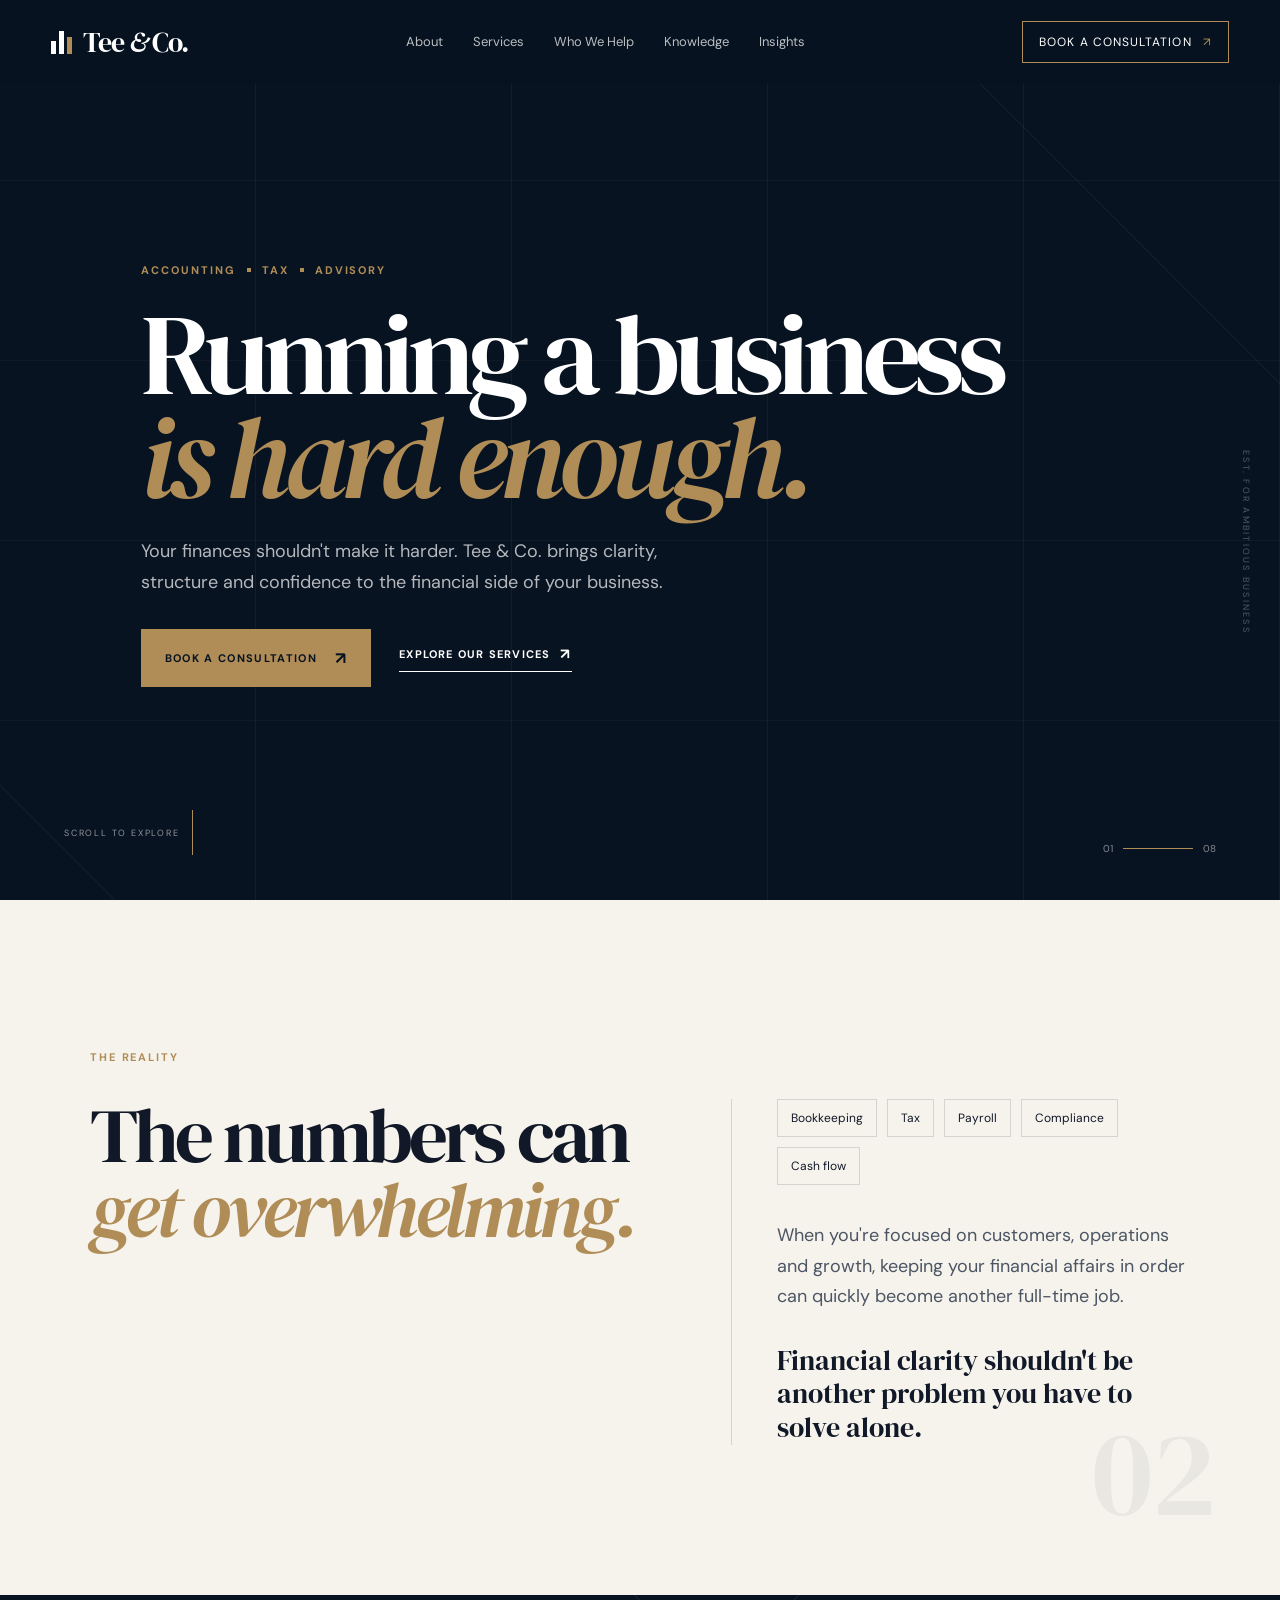
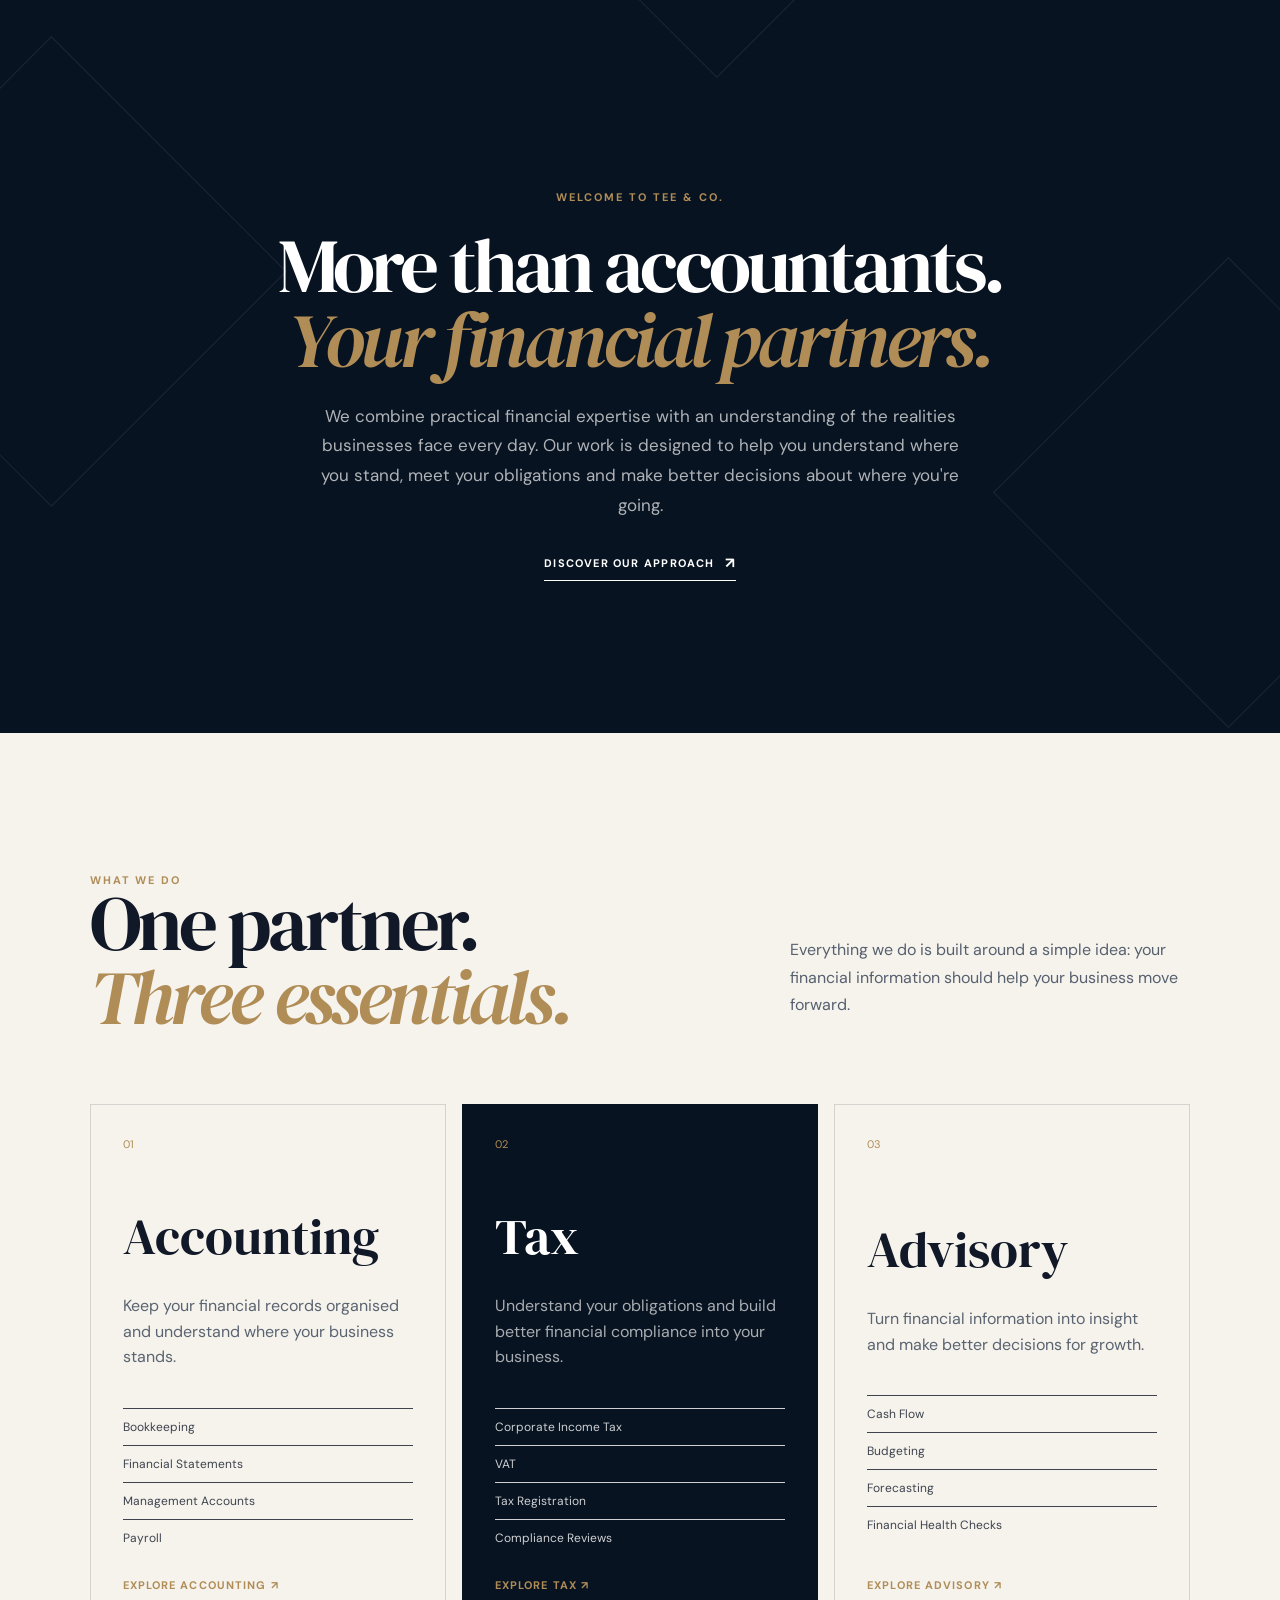
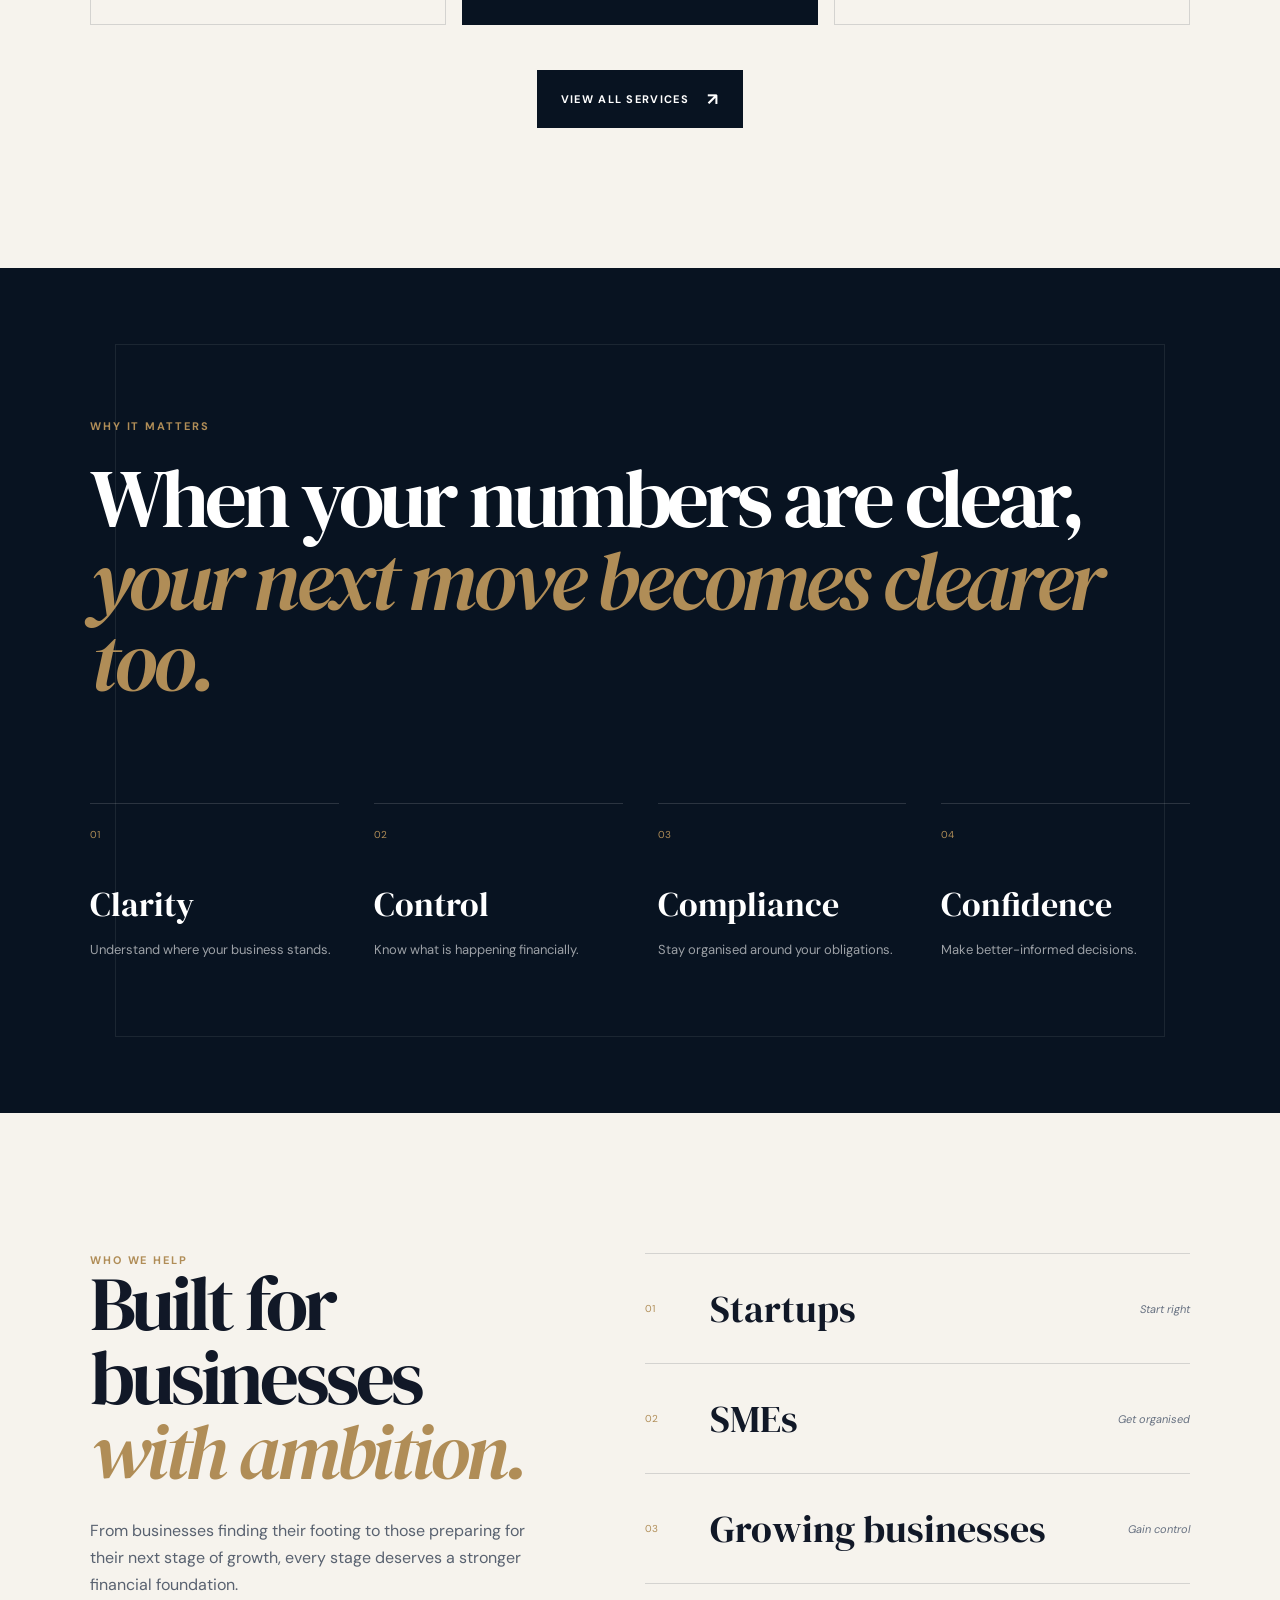
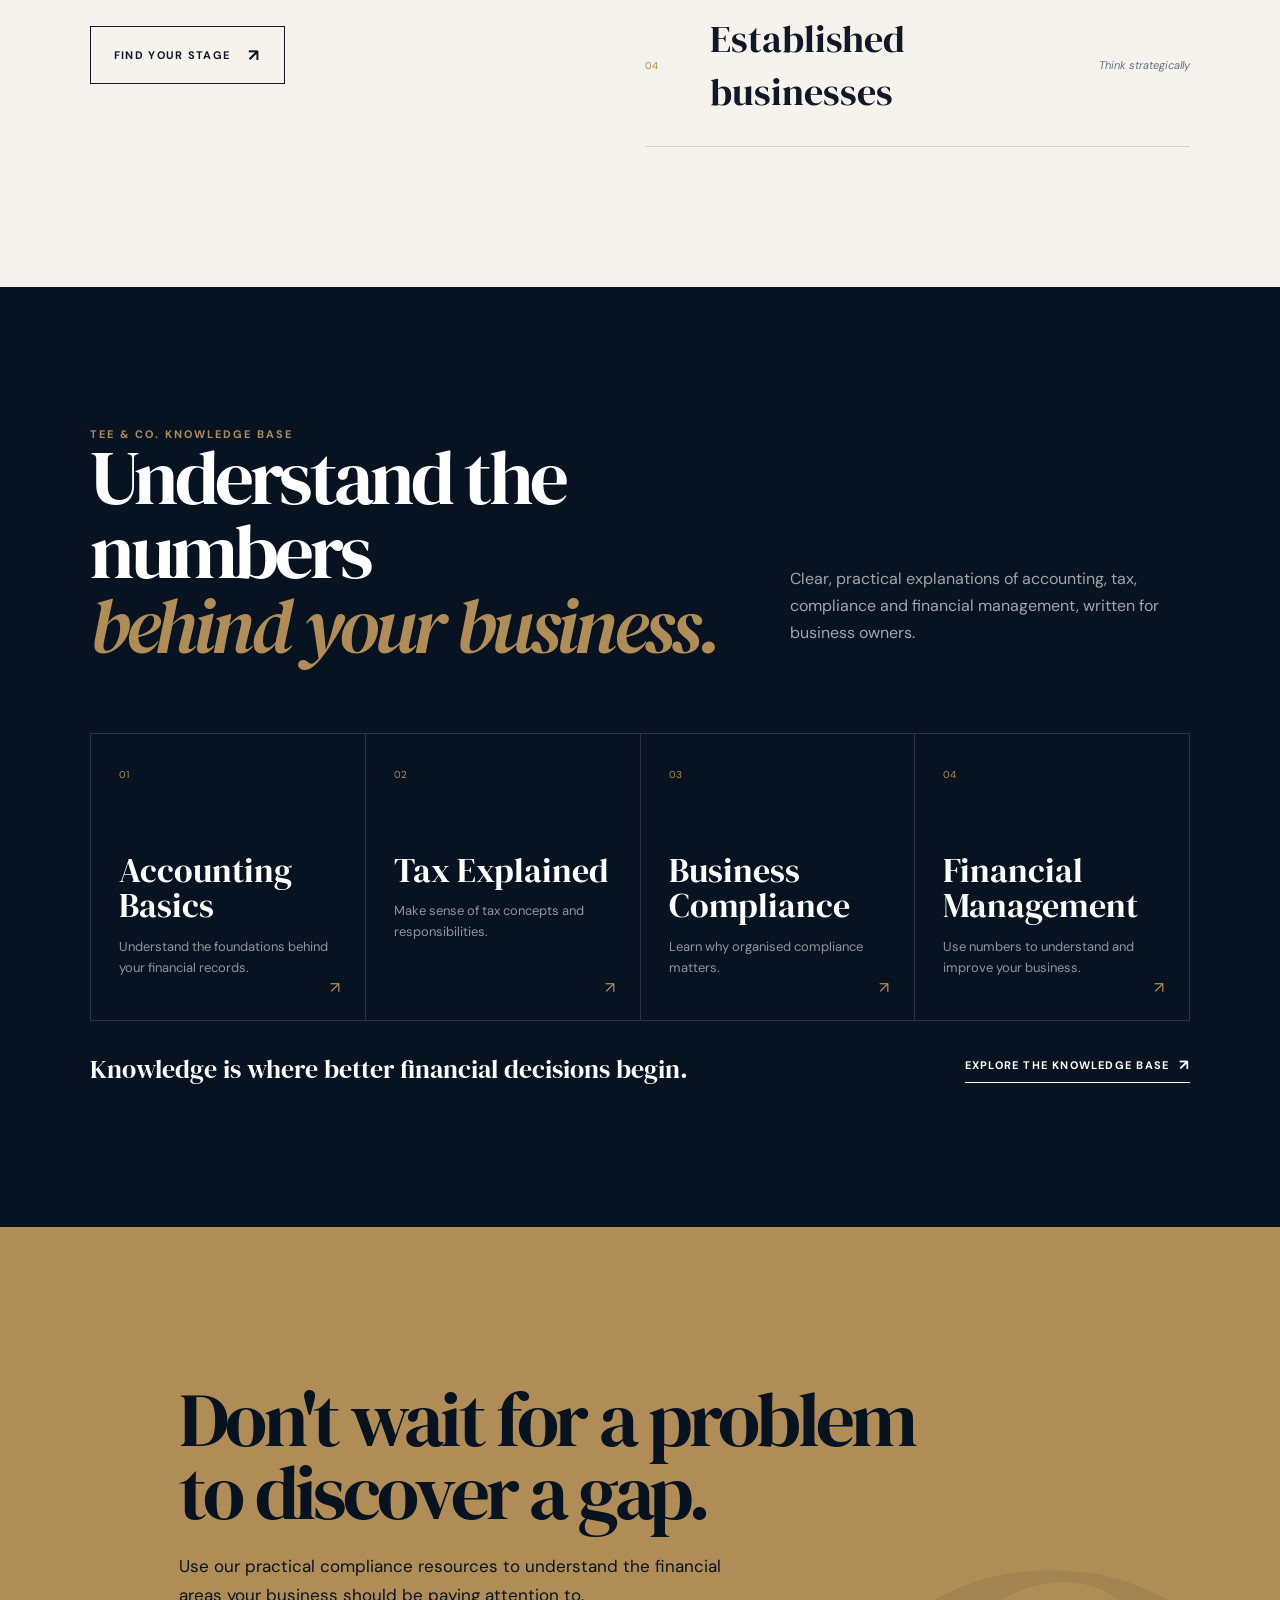
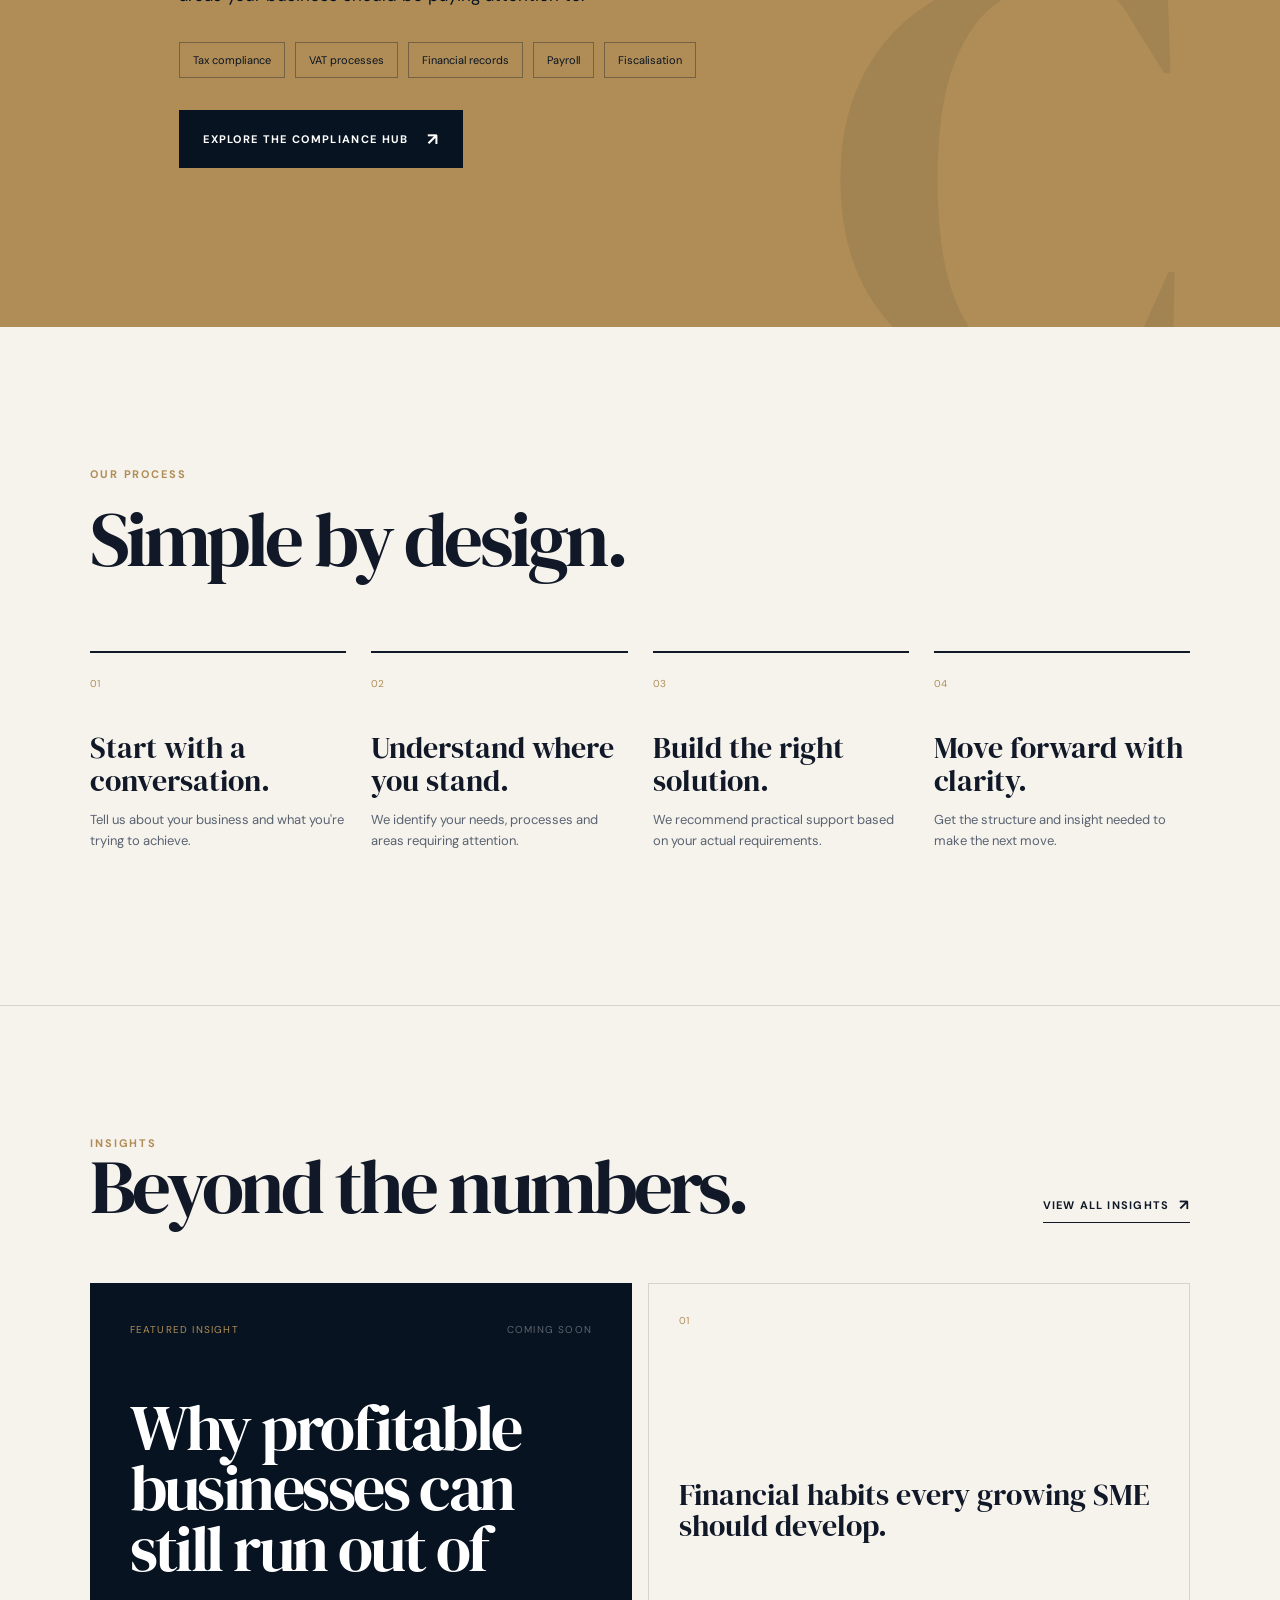
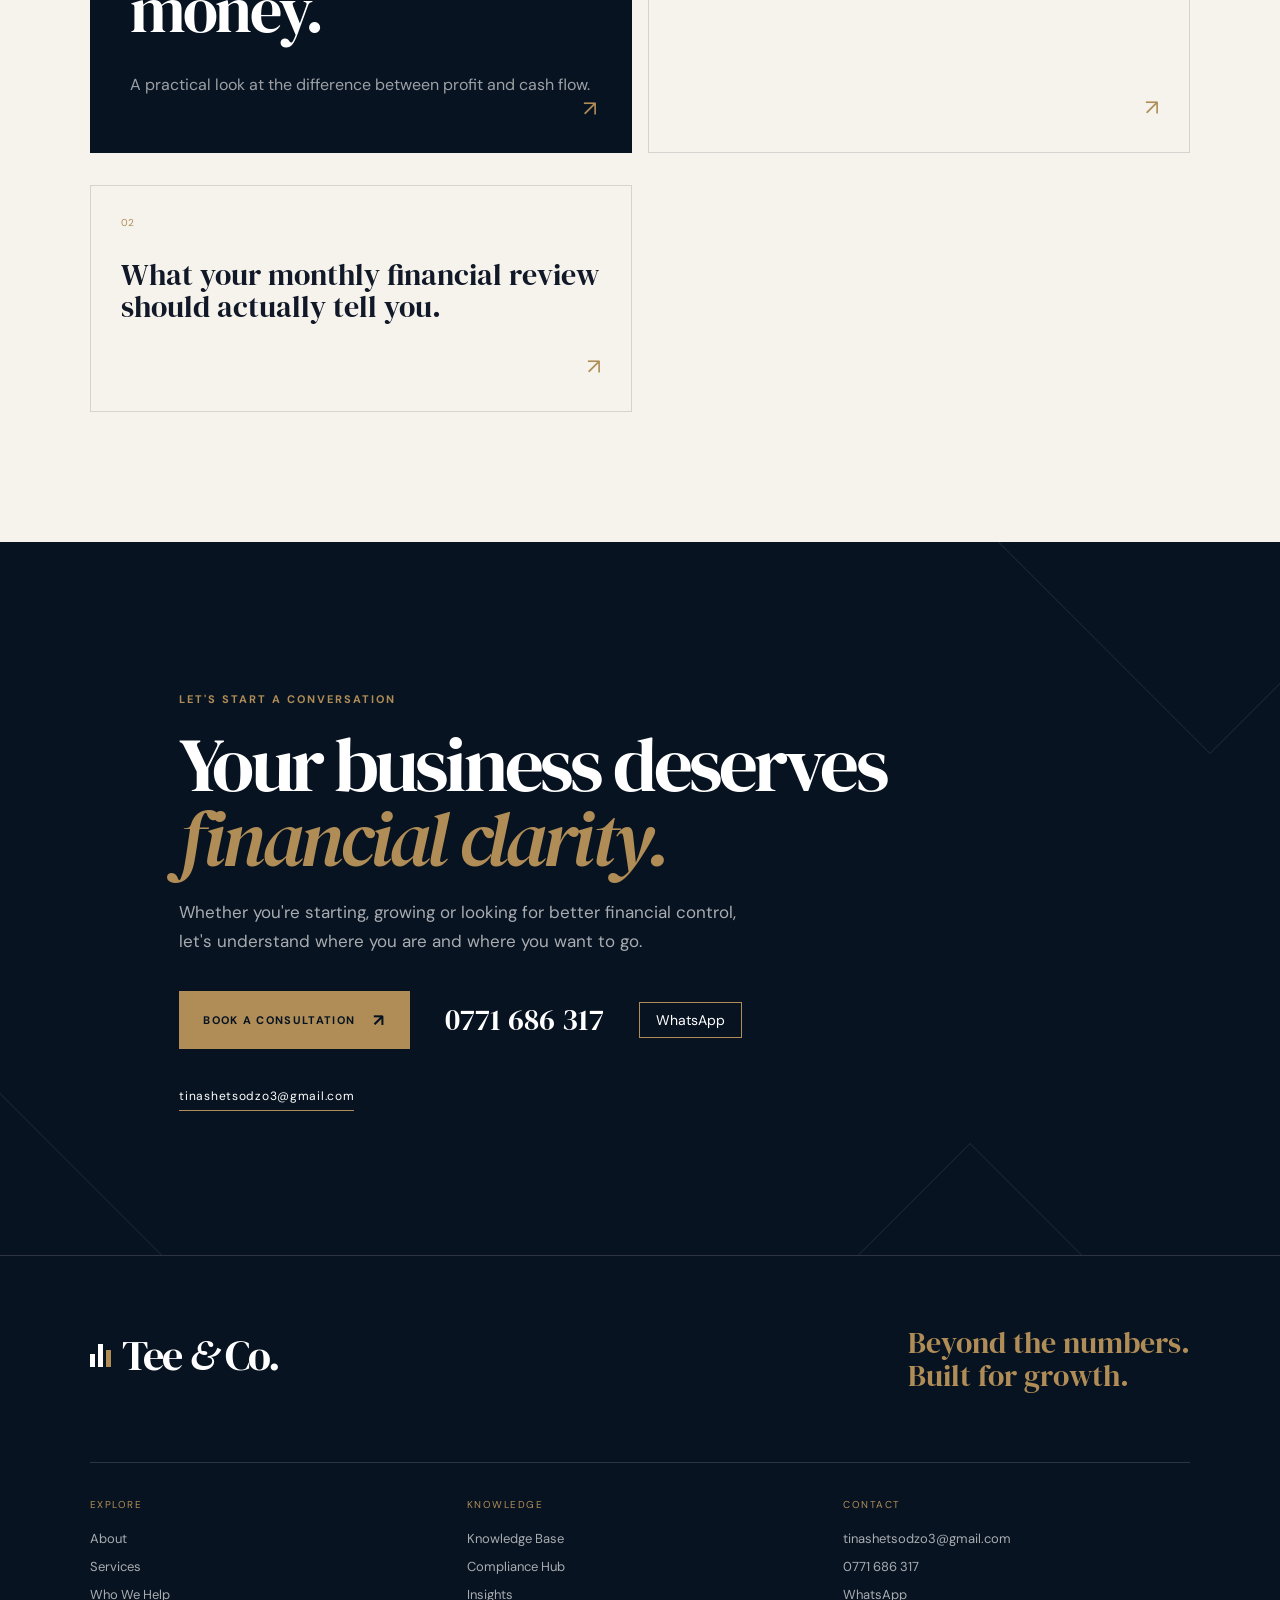
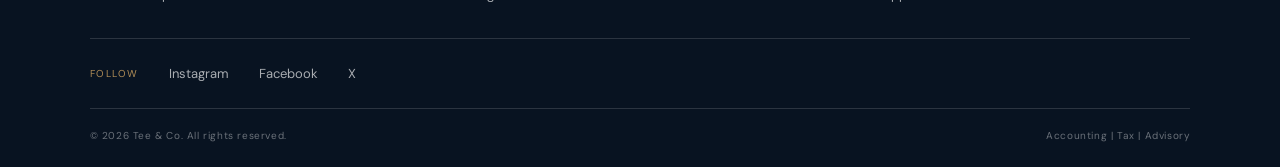
<file: index.html>
<!doctype html>
<html lang="en">
<head>
  <meta charset="UTF-8" />
  <meta name="viewport" content="width=device-width, initial-scale=1.0" />
  <meta name="description" content="Tee & Co. | Accounting, Tax & Advisory. Beyond the numbers. Built for growth." />
  <title>Tee & Co. | Accounting, Tax & Advisory</title>
  <link rel="icon" type="image/png" href="favicon.png">
  <link rel="apple-touch-icon" href="favicon.png">
  <link rel="preconnect" href="https://fonts.googleapis.com">
  <link rel="preconnect" href="https://fonts.gstatic.com" crossorigin>
  <link href="https://fonts.googleapis.com/css2?family=DM+Sans:wght@400;500;600;700&family=DM+Serif+Display:ital@0;1&display=swap" rel="stylesheet">
  <link rel="stylesheet" href="styles.css" />
</head>
<body>
  <div class="page-loader" aria-hidden="true"><img src="favicon.png" alt="" width="64" height="64"><i></i></div>
  <div class="scroll-progress"></div>

  <header class="site-header" id="top">
    <a class="brand" href="#top" aria-label="Tee & Co. Home">
      <span class="brand-mark" aria-hidden="true"><i></i><i></i><i></i></span>
      <span>Tee <em>&</em> Co.</span>
    </a>
    <nav class="desktop-nav" aria-label="Main navigation">
      <a href="#about">About</a><a href="#services">Services</a><a href="#who-we-help">Who We Help</a><a href="#knowledge">Knowledge</a><a href="#insights">Insights</a>
    </nav>
    <a href="#contact" class="nav-cta magnetic">Book a Consultation <span>↗</span></a>
    <button class="menu-toggle" aria-label="Open menu" aria-expanded="false" aria-controls="mobile-menu"><span></span><span></span></button>
  </header>

  <aside class="mobile-menu" id="mobile-menu" aria-label="Mobile navigation">
    <a href="#about">About</a><a href="#services">Services</a><a href="#who-we-help">Who We Help</a><a href="#knowledge">Knowledge Base</a><a href="#insights">Insights</a><a href="#contact">Contact</a>
  </aside>

  <main>
    <section class="hero section-dark">
      <div class="architectural-lines lines-a" aria-hidden="true"></div>
      <div class="hero-inner">
        <div class="eyebrow reveal">Accounting <b></b> Tax <b></b> Advisory</div>
        <h1 class="hero-title"><span class="reveal-text">Running a business</span><span class="reveal-text accent-line">is hard enough.</span></h1>
        <p class="hero-copy reveal">Your finances shouldn't make it harder. Tee & Co. brings clarity, structure and confidence to the financial side of your business.</p>
        <div class="hero-actions reveal">
          <a class="btn btn-gold magnetic" href="contact.html">Book a Consultation <span>↗</span></a>
          <a class="text-link" href="#services">Explore our services <span>↗</span></a>
        </div>
      </div>
      <div class="hero-side-type" aria-hidden="true">EST. FOR AMBITIOUS BUSINESS</div>
      <div class="hero-index" aria-hidden="true"><span>01</span><i></i><span>08</span></div>
      <div class="scroll-cue" aria-hidden="true"><span>SCROLL TO EXPLORE</span><i></i></div>
    </section>

    <section class="problem section-light" id="about">
      <div class="section-kicker reveal">THE REALITY</div>
      <div class="problem-grid">
        <div>
          <h2 class="display reveal">The numbers can<br><em>get overwhelming.</em></h2>
        </div>
        <div class="problem-copy reveal">
          <div class="problem-list"><span>Bookkeeping</span><span>Tax</span><span>Payroll</span><span>Compliance</span><span>Cash flow</span></div>
          <p>When you're focused on customers, operations and growth, keeping your financial affairs in order can quickly become another full-time job.</p>
          <strong>Financial clarity shouldn't be another problem you have to solve alone.</strong>
        </div>
      </div>
      <div class="section-number" aria-hidden="true">02</div>
    </section>

    <section class="intro section-dark">
      <div class="intro-geometry" aria-hidden="true"><span></span><span></span><span></span></div>
      <div class="center-content">
        <div class="eyebrow reveal">WELCOME TO TEE & CO.</div>
        <h2 class="display reveal">More than accountants.<br><em>Your financial partners.</em></h2>
        <p class="reveal">We combine practical financial expertise with an understanding of the realities businesses face every day. Our work is designed to help you understand where you stand, meet your obligations and make better decisions about where you're going.</p>
        <a class="text-link light reveal" href="#about">Discover our approach <span>↗</span></a>
      </div>
    </section>

    <section class="services section-light" id="services">
      <div class="services-head">
        <div><div class="section-kicker reveal">WHAT WE DO</div><h2 class="display reveal">One partner.<br><em>Three essentials.</em></h2></div>
        <p class="reveal">Everything we do is built around a simple idea: your financial information should help your business move forward.</p>
      </div>
      <div class="service-grid">
        <article class="service-card reveal"><div class="service-no">01</div><h3>Accounting</h3><p>Keep your financial records organised and understand where your business stands.</p><ul><li>Bookkeeping</li><li>Financial Statements</li><li>Management Accounts</li><li>Payroll</li></ul><a href="services.html#accounting">Explore accounting <span>↗</span></a></article>
        <article class="service-card dark-card reveal"><div class="service-no">02</div><h3>Tax</h3><p>Understand your obligations and build better financial compliance into your business.</p><ul><li>Corporate Income Tax</li><li>VAT</li><li>Tax Registration</li><li>Compliance Reviews</li></ul><a href="services.html#tax">Explore tax <span>↗</span></a></article>
        <article class="service-card reveal"><div class="service-no">03</div><h3>Advisory</h3><p>Turn financial information into insight and make better decisions for growth.</p><ul><li>Cash Flow</li><li>Budgeting</li><li>Forecasting</li><li>Financial Health Checks</li></ul><a href="services.html#advisory">Explore advisory <span>↗</span></a></article>
      </div>
      <div class="section-cta reveal"><a class="btn btn-dark magnetic" href="services.html">View all services <span>↗</span></a></div>
    </section>

    <section class="statement section-dark">
      <div class="statement-frame" aria-hidden="true"></div>
      <p class="eyebrow reveal">WHY IT MATTERS</p>
      <h2 class="statement-title reveal">When your numbers are clear,<br><em>your next move becomes clearer too.</em></h2>
      <div class="outcome-grid">
        <div class="reveal"><span>01</span><h3>Clarity</h3><p>Understand where your business stands.</p></div>
        <div class="reveal"><span>02</span><h3>Control</h3><p>Know what is happening financially.</p></div>
        <div class="reveal"><span>03</span><h3>Compliance</h3><p>Stay organised around your obligations.</p></div>
        <div class="reveal"><span>04</span><h3>Confidence</h3><p>Make better-informed decisions.</p></div>
      </div>
    </section>

    <section class="audience section-light" id="who-we-help">
      <div class="audience-copy"><div class="section-kicker reveal">WHO WE HELP</div><h2 class="display reveal">Built for businesses<br><em>with ambition.</em></h2><p class="reveal">From businesses finding their footing to those preparing for their next stage of growth, every stage deserves a stronger financial foundation.</p><a class="btn btn-outline magnetic reveal" href="who-we-help.html">Find your stage <span>↗</span></a></div>
      <div class="stage-list">
        <a class="stage reveal" href="who-we-help.html#startups"><span>01</span><strong>Startups</strong><em>Start right</em></a>
        <a class="stage reveal" href="who-we-help.html#smes"><span>02</span><strong>SMEs</strong><em>Get organised</em></a>
        <a class="stage reveal" href="who-we-help.html#growing"><span>03</span><strong>Growing businesses</strong><em>Gain control</em></a>
        <a class="stage reveal" href="who-we-help.html#established"><span>04</span><strong>Established businesses</strong><em>Think strategically</em></a>
      </div>
    </section>

    <section class="knowledge section-dark" id="knowledge">
      <div class="knowledge-top"><div><div class="section-kicker reveal">TEE & CO. KNOWLEDGE BASE</div><h2 class="display reveal">Understand the numbers<br><em>behind your business.</em></h2></div><p class="reveal">Clear, practical explanations of accounting, tax, compliance and financial management, written for business owners.</p></div>
      <div class="knowledge-grid">
        <a class="knowledge-card reveal" href="knowledge-base.html#accounting"><span>01</span><h3>Accounting Basics</h3><p>Understand the foundations behind your financial records.</p><i>↗</i></a>
        <a class="knowledge-card reveal" href="knowledge-base.html#tax"><span>02</span><h3>Tax Explained</h3><p>Make sense of tax concepts and responsibilities.</p><i>↗</i></a>
        <a class="knowledge-card reveal" href="knowledge-base.html#compliance"><span>03</span><h3>Business Compliance</h3><p>Learn why organised compliance matters.</p><i>↗</i></a>
        <a class="knowledge-card reveal" href="knowledge-base.html#financial-management"><span>04</span><h3>Financial Management</h3><p>Use numbers to understand and improve your business.</p><i>↗</i></a>
      </div>
      <div class="knowledge-bottom reveal"><p>Knowledge is where better financial decisions begin.</p><a class="text-link light" href="knowledge-base.html">Explore the Knowledge Base <span>↗</span></a></div>
    </section>

    <section class="compliance section-gold">
      <div class="compliance-index" aria-hidden="true">C</div>
      <div class="compliance-content"><div class="section-kicker reveal">THE COMPLIANCE HUB</div><h2 class="display reveal">Don't wait for a problem<br>to discover a gap.</h2><p class="reveal">Use our practical compliance resources to understand the financial areas your business should be paying attention to.</p><div class="check-list reveal"><span>Tax compliance</span><span>VAT processes</span><span>Financial records</span><span>Payroll</span><span>Fiscalisation</span></div><a href="knowledge-base.html#compliance" class="btn btn-dark magnetic reveal">Explore the Compliance Hub <span>↗</span></a></div>
    </section>

    <section class="process section-light">
      <div class="section-kicker reveal">OUR PROCESS</div><h2 class="display reveal">Simple by design.</h2>
      <div class="process-track">
        <article class="process-step reveal"><span>01</span><h3>Start with a conversation.</h3><p>Tell us about your business and what you're trying to achieve.</p></article>
        <article class="process-step reveal"><span>02</span><h3>Understand where you stand.</h3><p>We identify your needs, processes and areas requiring attention.</p></article>
        <article class="process-step reveal"><span>03</span><h3>Build the right solution.</h3><p>We recommend practical support based on your actual requirements.</p></article>
        <article class="process-step reveal"><span>04</span><h3>Move forward with clarity.</h3><p>Get the structure and insight needed to make the next move.</p></article>
      </div>
    </section>

    <section class="insights section-light" id="insights">
      <div class="insights-head"><div><div class="section-kicker reveal">INSIGHTS</div><h2 class="display reveal">Beyond the numbers.</h2></div><a class="text-link reveal" href="insights.html">View all insights <span>↗</span></a></div>
      <div class="article-grid">
        <a class="article-feature reveal" href="insights.html"><div class="article-meta">FEATURED INSIGHT <span>COMING SOON</span></div><h3>Why profitable businesses can still run out of money.</h3><p>A practical look at the difference between profit and cash flow.</p><i>↗</i></a>
        <a class="article-small reveal" href="insights.html"><span>01</span><h3>Financial habits every growing SME should develop.</h3><i>↗</i></a>
        <a class="article-small reveal" href="insights.html"><span>02</span><h3>What your monthly financial review should actually tell you.</h3><i>↗</i></a>
      </div>
    </section>

    <section class="final-cta section-dark" id="contact">
      <div class="cta-geometry" aria-hidden="true"><i></i><i></i><i></i></div>
      <div class="section-kicker reveal">LET'S START A CONVERSATION</div>
      <h2 class="display reveal">Your business deserves<br><em>financial clarity.</em></h2>
      <p class="reveal">Whether you're starting, growing or looking for better financial control, let's understand where you are and where you want to go.</p>
      <div class="contact-actions reveal"><a class="btn btn-gold magnetic" href="mailto:tinashetsodzo3@gmail.com?subject=Consultation%20Request%20from%20Tee%20%26%20Co.%20Website&body=Hello%20Tee%20%26%20Co.%2C%0A%0AI%20would%20like%20to%20book%20a%20consultation%20to%20discuss%20my%20business%20needs.">Book a Consultation <span>↗</span></a><a class="contact-direct" href="tel:+263771686317">0771 686 317</a><a class="contact-direct contact-whatsapp" href="https://wa.me/263771686317?text=Hello%20Tee%20%26%20Co.%2C%20I%20would%20like%20to%20enquire%20about%20your%20services." target="_blank" rel="noopener noreferrer">WhatsApp</a></div>
      <a class="email-link reveal" href="mailto:tinashetsodzo3@gmail.com">tinashetsodzo3@gmail.com</a>
    </section>
  </main>

  <footer class="site-footer section-dark">
    <div class="footer-top"><a class="brand footer-brand" href="#top"><span class="brand-mark"><i></i><i></i><i></i></span><span>Tee <em>&</em> Co.</span></a><p>Beyond the numbers.<br>Built for growth.</p></div>
    <div class="footer-grid"><div><span>EXPLORE</span><a href="#about">About</a><a href="services.html">Services</a><a href="who-we-help.html">Who We Help</a></div><div><span>KNOWLEDGE</span><a href="knowledge-base.html">Knowledge Base</a><a href="knowledge-base.html#compliance">Compliance Hub</a><a href="insights.html">Insights</a></div><div><span>CONTACT</span><a href="mailto:tinashetsodzo3@gmail.com">tinashetsodzo3@gmail.com</a><a href="tel:+263771686317">0771 686 317</a><a href="https://wa.me/263771686317?text=Hello%20Tee%20%26%20Co.%2C%20I%20would%20like%20to%20enquire%20about%20your%20services." target="_blank" rel="noopener noreferrer">WhatsApp</a></div></div>
    <div class="footer-social"><span>FOLLOW</span><a href="https://www.instagram.com/teeandcoaccountancy?stkn=d2Z4d3ZwcTVhcW0z&amp;utm_source=qr" target="_blank" rel="noopener noreferrer">Instagram</a><a href="https://www.facebook.com/share/192JRvChkh/?mibextid=wwXIfr" target="_blank" rel="noopener noreferrer">Facebook</a><a href="https://x.com/TeeAndCoAcc" target="_blank" rel="noopener noreferrer">X</a></div>
    <div class="footer-bottom"><span>© <span id="year"></span> Tee & Co. All rights reserved.</span><span>Accounting | Tax | Advisory</span></div>
  </footer>
  <script src="script.js"></script>
</body>
</html>
</file>
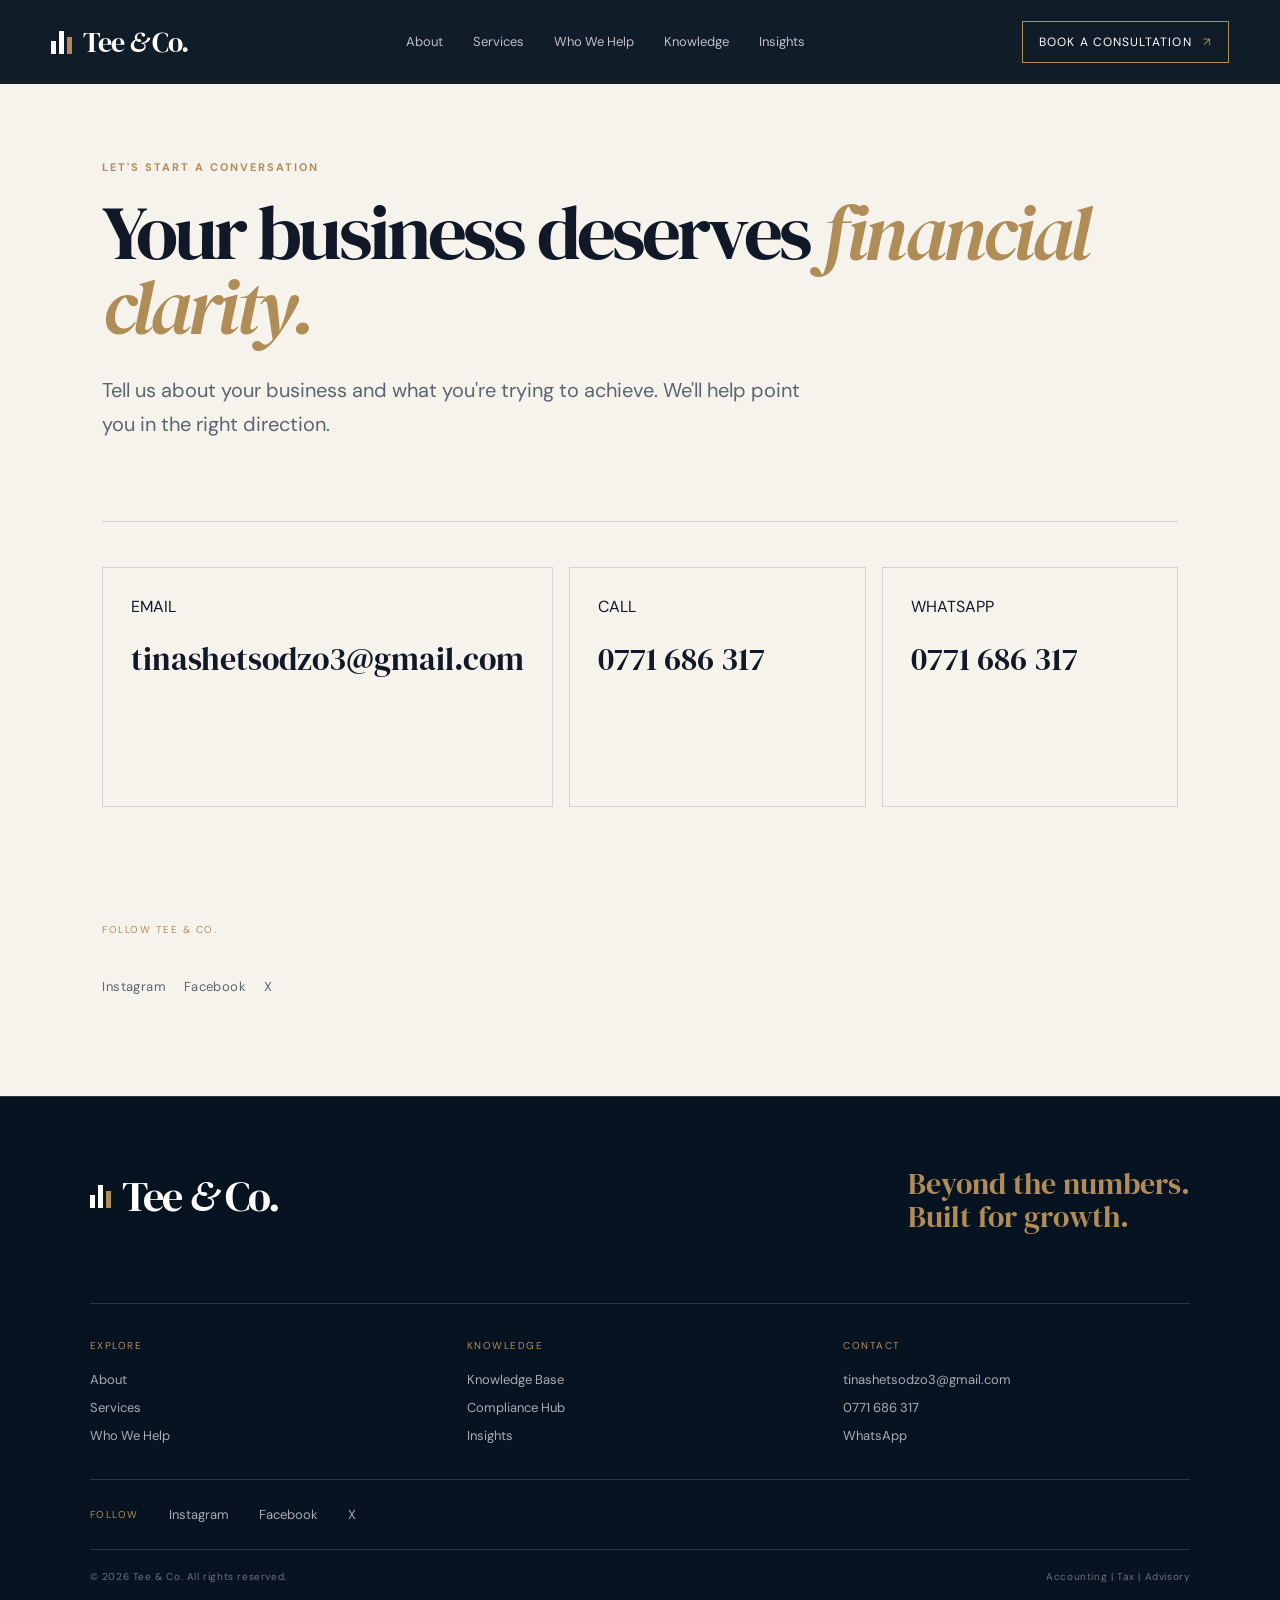
<file: contact.html>
<!doctype html>
<html lang="en">
<head>
  <meta charset="UTF-8">
  <meta name="viewport" content="width=device-width,initial-scale=1">
  <meta name="description" content="Contact Tee & Co. | Accounting, Tax & Advisory. Get in touch for a consultation. Call +263771686317, WhatsApp, or email tinashetsodzo3@gmail.com.">
  <title>Contact | Tee & Co.</title>
  <link rel="icon" type="image/png" href="favicon.png">
  <link rel="apple-touch-icon" href="favicon.png">
  <link rel="preconnect" href="https://fonts.googleapis.com">
  <link rel="preconnect" href="https://fonts.gstatic.com" crossorigin>
  <link href="https://fonts.googleapis.com/css2?family=DM+Sans:wght@400;500;600;700&family=DM+Serif+Display:ital@0;1&display=swap" rel="stylesheet">
  <link rel="stylesheet" href="page-template.css">
</head>
<body>
  <div class="page-loader" aria-hidden="true"><img src="favicon.png" alt="" width="64" height="64"><i></i></div>
  <div class="scroll-progress"></div>

  <header class="site-header" id="top">
    <a class="brand" href="index.html" aria-label="Tee & Co. Home">
      <span class="brand-mark" aria-hidden="true"><i></i><i></i><i></i></span>
      <span>Tee <em>&</em> Co.</span>
    </a>
    <nav class="desktop-nav" aria-label="Main navigation">
      <a href="index.html#about">About</a><a href="services.html">Services</a><a href="who-we-help.html">Who We Help</a><a href="knowledge-base.html">Knowledge</a><a href="insights.html">Insights</a>
    </nav>
    <a href="contact.html" class="nav-cta magnetic">Book a Consultation <span>↗</span></a>
    <button class="menu-toggle" aria-label="Open menu" aria-expanded="false" aria-controls="mobile-menu"><span></span><span></span></button>
  </header>

  <aside class="mobile-menu" id="mobile-menu" aria-label="Mobile navigation">
    <a href="index.html#about">About</a><a href="services.html">Services</a><a href="who-we-help.html">Who We Help</a><a href="knowledge-base.html">Knowledge Base</a><a href="insights.html">Insights</a><a href="contact.html">Contact</a>
  </aside>
<main class="inner-page section-light"><div class="section-kicker reveal">LET'S START A CONVERSATION</div><h1 class="display reveal" style="margin-top:22px">Your business deserves <em>financial clarity.</em></h1><p class="lead reveal">Tell us about your business and what you're trying to achieve. We'll help point you in the right direction.</p><section class="content-block reveal"><div class="content-grid"><div class="content-card reveal"><span>EMAIL</span><h3><a href="mailto:tinashetsodzo3@gmail.com?subject=Enquiry%20from%20Tee%20%26%20Co.%20Website&body=Hello%20Tee%20%26%20Co.%2C%0A%0AI%20would%20like%20to%20enquire%20about%20your%20services.">tinashetsodzo3@gmail.com</a></h3></div><div class="content-card reveal"><span>CALL</span><h3><a href="tel:+263771686317">0771 686 317</a></h3></div><div class="content-card reveal"><span>WHATSAPP</span><h3><a href="https://wa.me/263771686317?text=Hello%20Tee%20%26%20Co.%2C%20I%20would%20like%20to%20enquire%20about%20your%20services." target="_blank" rel="noopener noreferrer">0771 686 317</a></h3></div></div>
    <div class="content-block" style="border-top:0;padding-top:30px"><span style="font-size:10px;letter-spacing:.15em;color:var(--gold)">FOLLOW TEE &amp; CO.</span><div class="social-links"><a href="https://www.instagram.com/teeandcoaccountancy?stkn=d2Z4d3ZwcTVhcW0z&amp;utm_source=qr" target="_blank" rel="noopener noreferrer">Instagram</a><a href="https://www.facebook.com/share/192JRvChkh/?mibextid=wwXIfr" target="_blank" rel="noopener noreferrer">Facebook</a><a href="https://x.com/TeeAndCoAcc" target="_blank" rel="noopener noreferrer">X</a></div></div></section></main>
  <footer class="site-footer section-dark">
    <div class="footer-top"><a class="brand footer-brand" href="index.html"><span class="brand-mark"><i></i><i></i><i></i></span><span>Tee <em>&</em> Co.</span></a><p>Beyond the numbers.<br>Built for growth.</p></div>
    <div class="footer-grid"><div><span>EXPLORE</span><a href="index.html#about">About</a><a href="services.html">Services</a><a href="who-we-help.html">Who We Help</a></div><div><span>KNOWLEDGE</span><a href="knowledge-base.html">Knowledge Base</a><a href="knowledge-base.html#compliance">Compliance Hub</a><a href="insights.html">Insights</a></div><div><span>CONTACT</span><a href="mailto:tinashetsodzo3@gmail.com">tinashetsodzo3@gmail.com</a><a href="tel:+263771686317">0771 686 317</a><a href="https://wa.me/263771686317?text=Hello%20Tee%20%26%20Co.%2C%20I%20would%20like%20to%20enquire%20about%20your%20services." target="_blank" rel="noopener noreferrer">WhatsApp</a></div></div>
    <div class="footer-social"><span>FOLLOW</span><a href="https://www.instagram.com/teeandcoaccountancy?stkn=d2Z4d3ZwcTVhcW0z&amp;utm_source=qr" target="_blank" rel="noopener noreferrer">Instagram</a><a href="https://www.facebook.com/share/192JRvChkh/?mibextid=wwXIfr" target="_blank" rel="noopener noreferrer">Facebook</a><a href="https://x.com/TeeAndCoAcc" target="_blank" rel="noopener noreferrer">X</a></div>
    <div class="footer-bottom"><span>© <span id="year"></span> Tee & Co. All rights reserved.</span><span>Accounting | Tax | Advisory</span></div>
  </footer>
  <script src="script.js"></script>
</body></html>
</file>
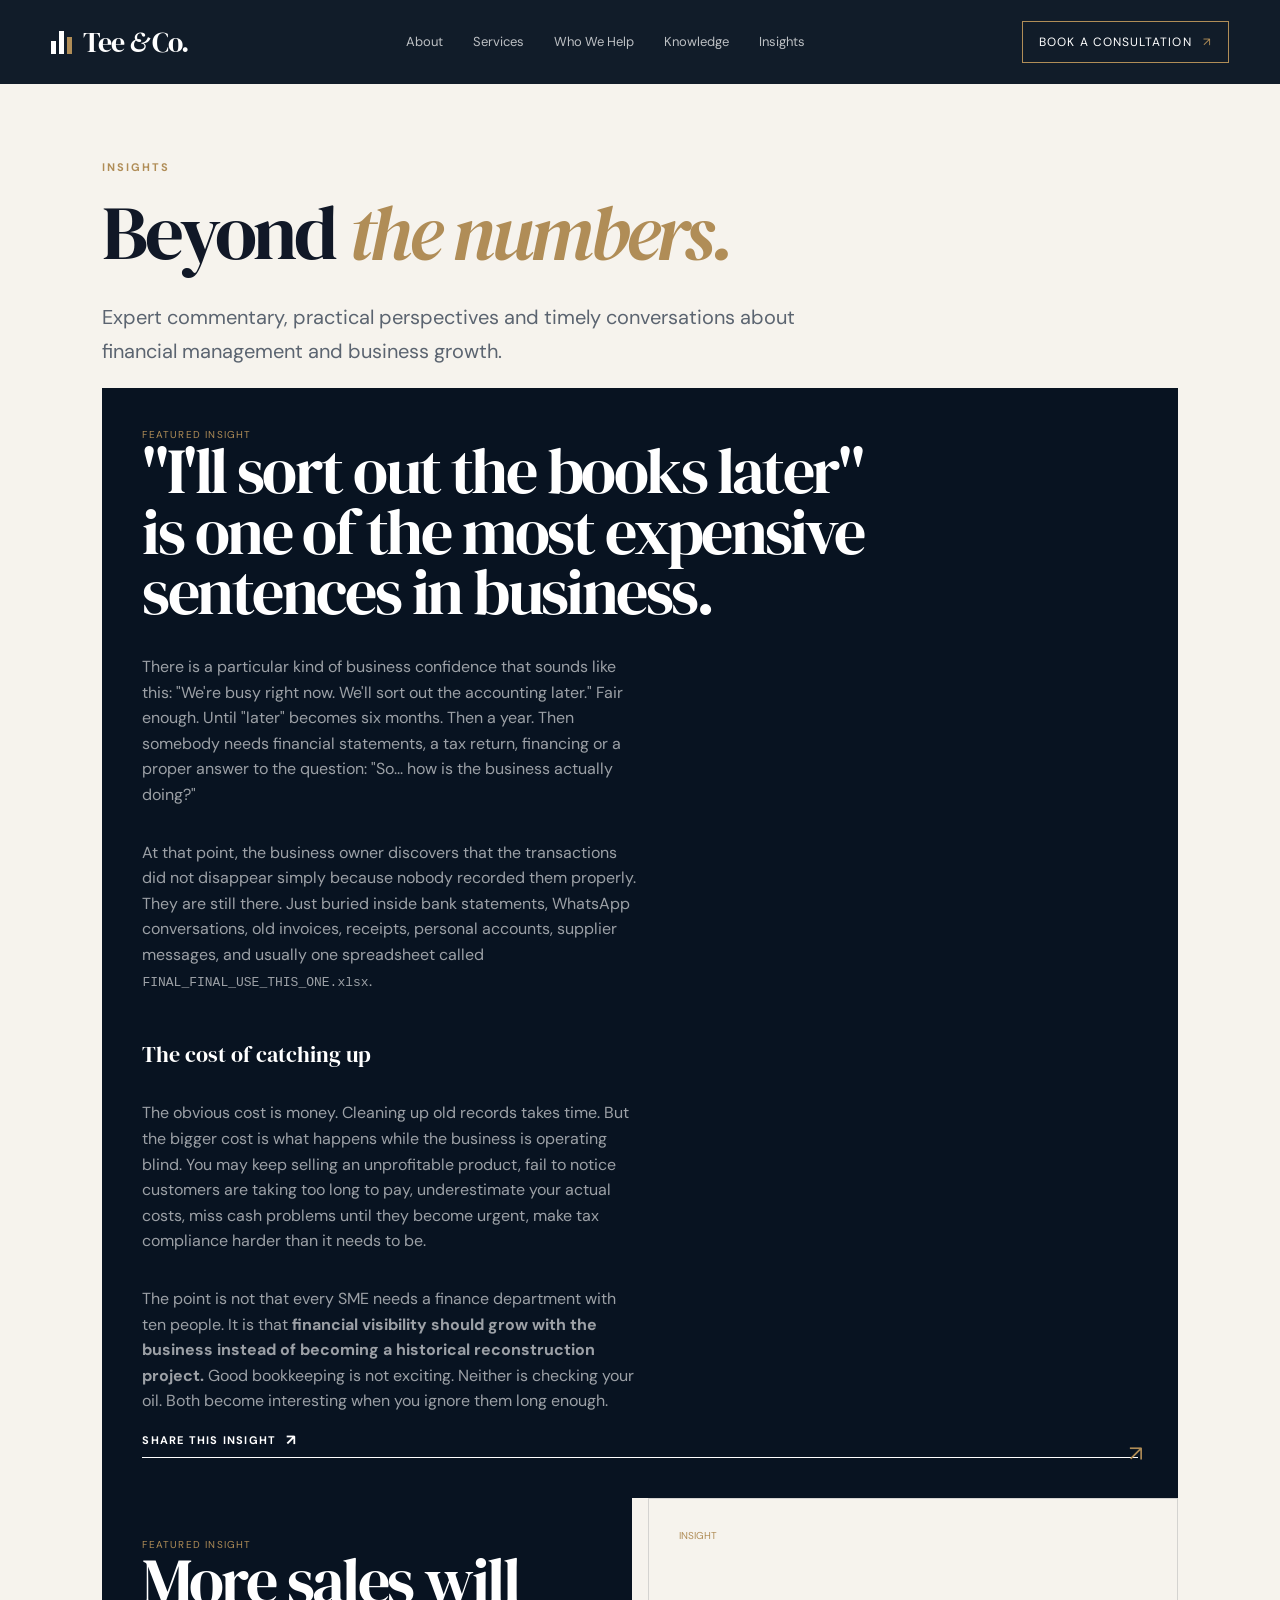
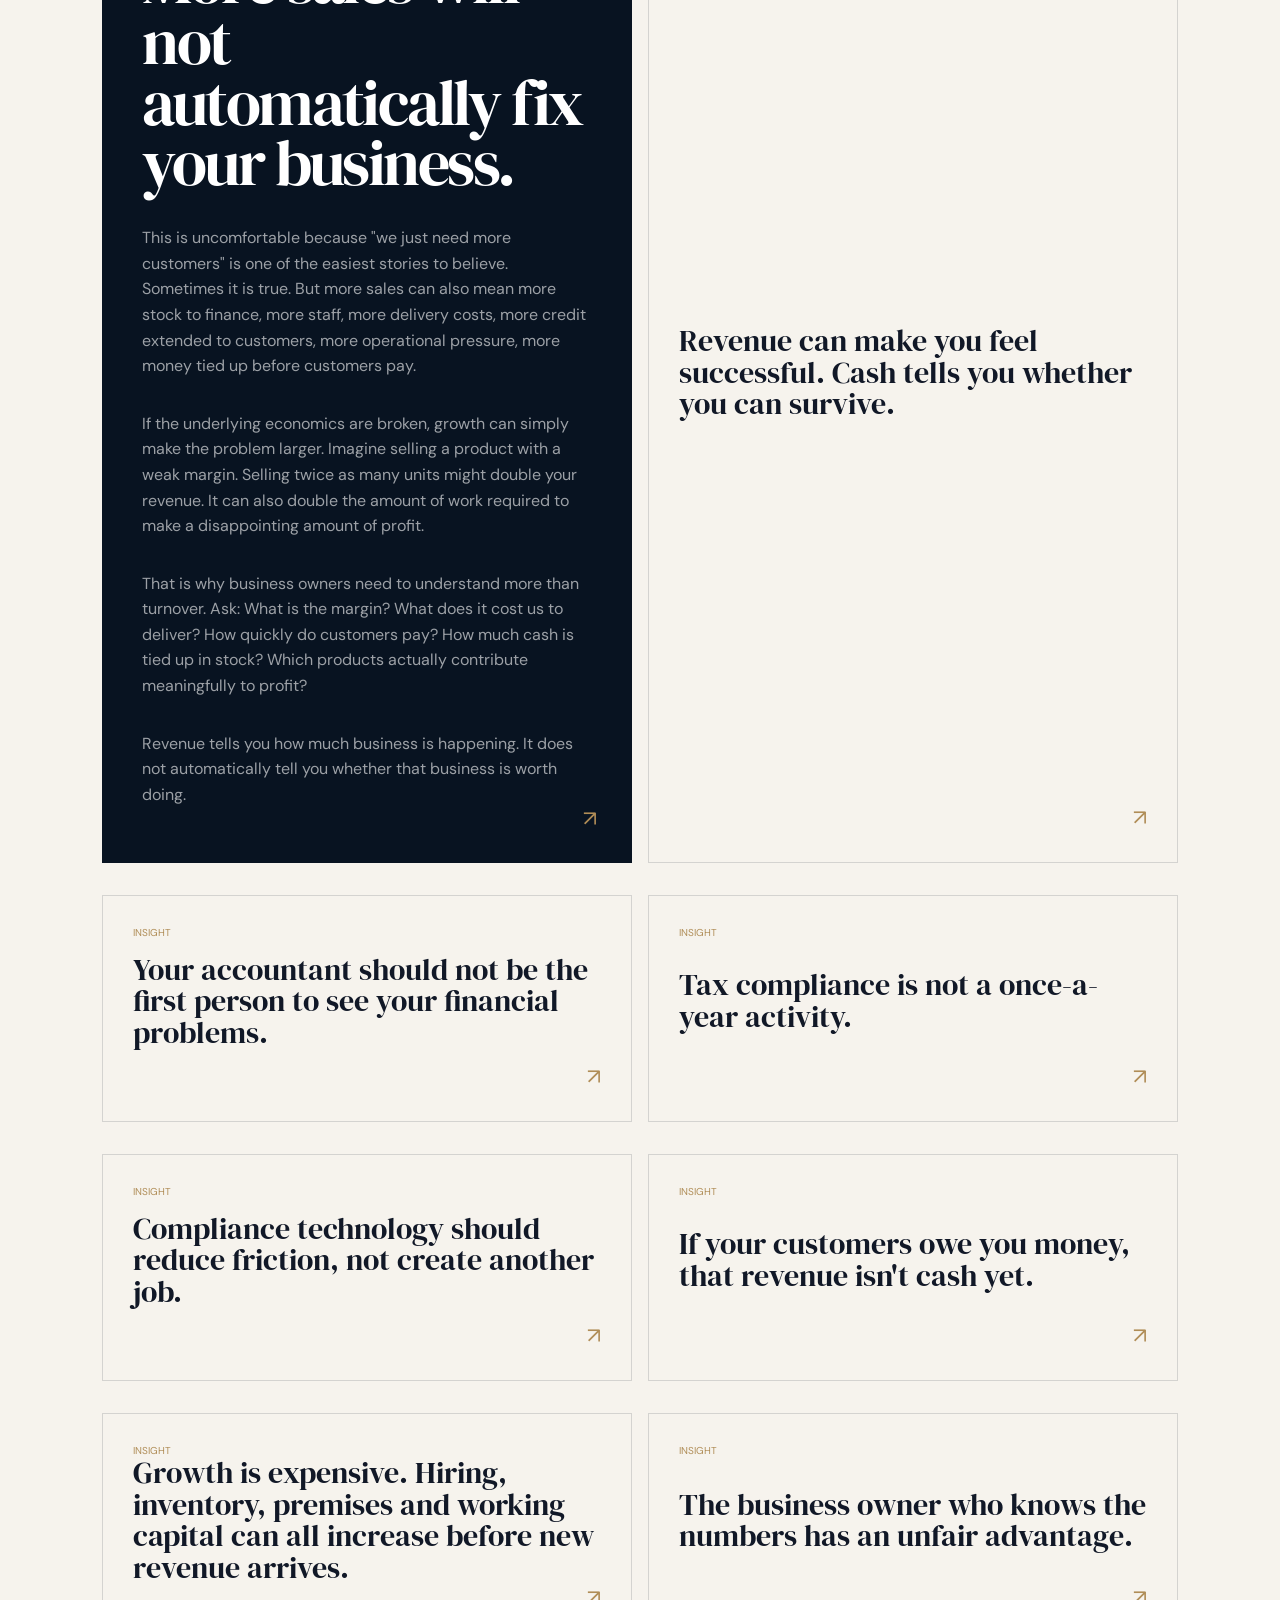
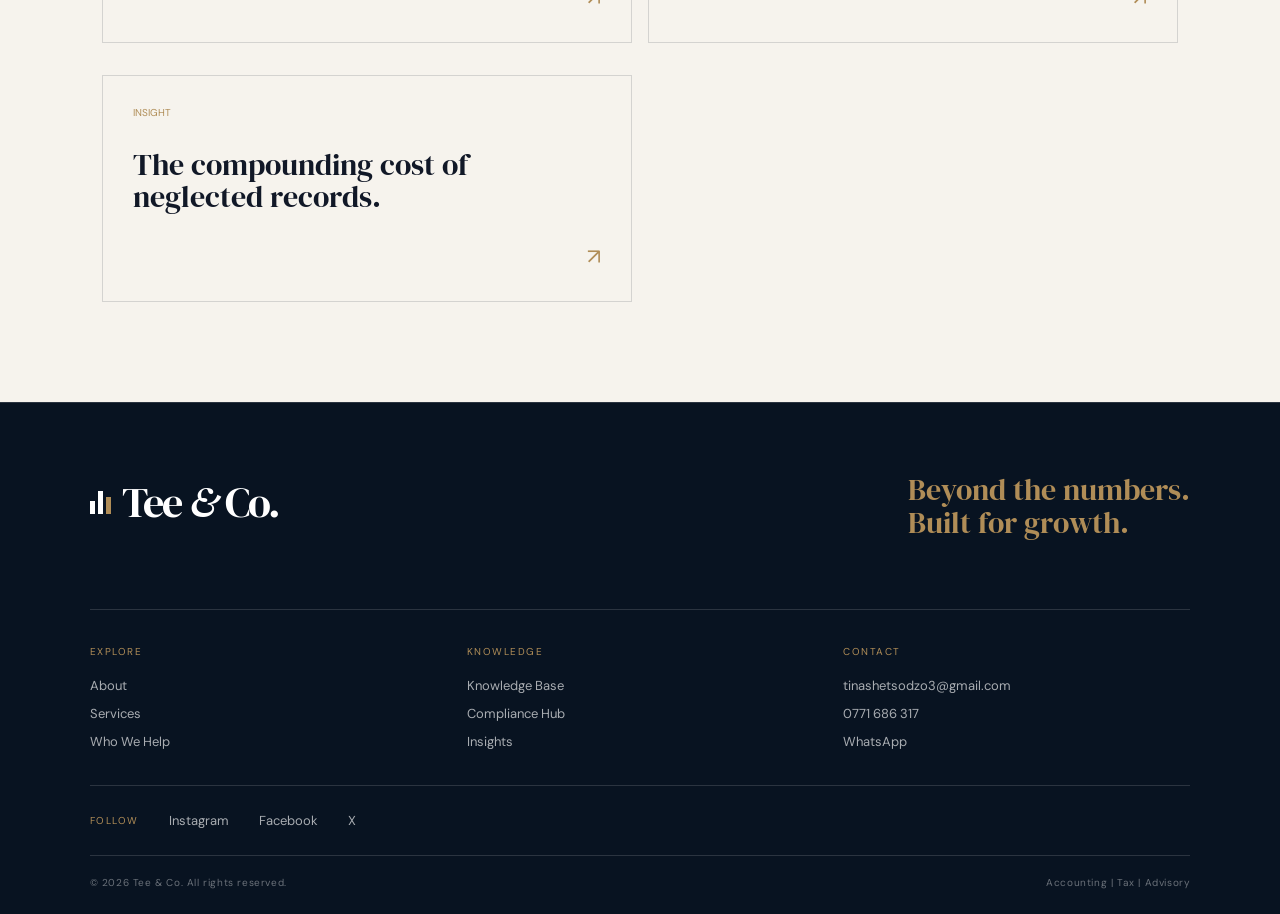
<file: insights.html>
<!doctype html>
<html lang="en">
<head>
  <meta charset="UTF-8">
  <meta name="viewport" content="width=device-width,initial-scale=1">
  <meta name="description" content="Tee & Co. Insights | Expert commentary on financial management, business growth, accounting, cash flow, and compliance. Beyond the numbers.">
  <title>Insights | Tee & Co.</title>
  <link rel="icon" type="image/png" href="favicon.png">
  <link rel="apple-touch-icon" href="favicon.png">
  <link rel="preconnect" href="https://fonts.googleapis.com">
  <link rel="preconnect" href="https://fonts.gstatic.com" crossorigin>
  <link href="https://fonts.googleapis.com/css2?family=DM+Sans:wght@400;500;600;700&family=DM+Serif+Display:ital@0;1&display=swap" rel="stylesheet">
  <link rel="stylesheet" href="page-template.css">
</head>
<body>
  <div class="page-loader" aria-hidden="true"><img src="favicon.png" alt="" width="64" height="64"><i></i></div>
  <div class="scroll-progress"></div>

  <header class="site-header" id="top">
    <a class="brand" href="index.html" aria-label="Tee & Co. Home">
      <span class="brand-mark" aria-hidden="true"><i></i><i></i><i></i></span>
      <span>Tee <em>&</em> Co.</span>
    </a>
    <nav class="desktop-nav" aria-label="Main navigation">
      <a href="index.html#about">About</a><a href="services.html">Services</a><a href="who-we-help.html">Who We Help</a><a href="knowledge-base.html">Knowledge</a><a href="insights.html">Insights</a>
    </nav>
    <a href="contact.html" class="nav-cta magnetic">Book a Consultation <span>↗</span></a>
    <button class="menu-toggle" aria-label="Open menu" aria-expanded="false" aria-controls="mobile-menu"><span></span><span></span></button>
  </header>

  <aside class="mobile-menu" id="mobile-menu" aria-label="Mobile navigation">
    <a href="index.html#about">About</a><a href="services.html">Services</a><a href="who-we-help.html">Who We Help</a><a href="knowledge-base.html">Knowledge Base</a><a href="insights.html">Insights</a><a href="contact.html">Contact</a>
  </aside>
<main class="inner-page section-light">
  <div class="section-kicker reveal">INSIGHTS</div>
  <h1 class="display reveal" style="margin-top:22px">Beyond <em>the numbers.</em></h1>
  <p class="lead reveal">Expert commentary, practical perspectives and timely conversations about financial management and business growth.</p>

  <!-- FEATURED INSIGHT 1 -->
  <article class="article-feature reveal" id="books-later">
    <div class="article-meta">FEATURED INSIGHT</div>
    <h3>"I'll sort out the books later" is one of the most expensive sentences in business.</h3>
    <p>There is a particular kind of business confidence that sounds like this: "We're busy right now. We'll sort out the accounting later." Fair enough. Until "later" becomes six months. Then a year. Then somebody needs financial statements, a tax return, financing or a proper answer to the question: "So... how is the business actually doing?"</p>
    <p>At that point, the business owner discovers that the transactions did not disappear simply because nobody recorded them properly. They are still there. Just buried inside bank statements, WhatsApp conversations, old invoices, receipts, personal accounts, supplier messages, and usually one spreadsheet called <code>FINAL_FINAL_USE_THIS_ONE.xlsx</code>.</p>
    <h4 style="font:22px var(--serif);margin:30px 0 15px">The cost of catching up</h4>
    <p>The obvious cost is money. Cleaning up old records takes time. But the bigger cost is what happens while the business is operating blind. You may keep selling an unprofitable product, fail to notice customers are taking too long to pay, underestimate your actual costs, miss cash problems until they become urgent, make tax compliance harder than it needs to be.</p>
    <p>The point is not that every SME needs a finance department with ten people. It is that <strong>financial visibility should grow with the business instead of becoming a historical reconstruction project.</strong> Good bookkeeping is not exciting. Neither is checking your oil. Both become interesting when you ignore them long enough.</p>
    <a class="text-link" href="#books-later">Share this insight <span>↗</span></a>
    <i>↗</i>
  </article>

  <div class="article-grid">
    <!-- FEATURED INSIGHT 2 -->
    <article class="article-feature reveal" id="more-sales">
      <div class="article-meta">FEATURED INSIGHT</div>
      <h3>More sales will not automatically fix your business.</h3>
      <p>This is uncomfortable because "we just need more customers" is one of the easiest stories to believe. Sometimes it is true. But more sales can also mean more stock to finance, more staff, more delivery costs, more credit extended to customers, more operational pressure, more money tied up before customers pay.</p>
      <p>If the underlying economics are broken, growth can simply make the problem larger. Imagine selling a product with a weak margin. Selling twice as many units might double your revenue. It can also double the amount of work required to make a disappointing amount of profit.</p>
      <p>That is why business owners need to understand more than turnover. Ask: What is the margin? What does it cost us to deliver? How quickly do customers pay? How much cash is tied up in stock? Which products actually contribute meaningfully to profit?</p>
      <p>Revenue tells you how much business is happening. It does not automatically tell you whether that business is worth doing.</p>
      <i>↗</i>
    </article>

    <!-- INSIGHT 3 -->
    <article class="article-small reveal" id="revenue-vs-cash">
      <span>INSIGHT</span>
      <h3>Revenue can make you feel successful. Cash tells you whether you can survive.</h3>
      <i>↗</i>
    </article>

    <!-- INSIGHT 4 -->
    <article class="article-small reveal" id="accountant-first">
      <span>INSIGHT</span>
      <h3>Your accountant should not be the first person to see your financial problems.</h3>
      <i>↗</i>
    </article>

    <!-- INSIGHT 5 -->
    <article class="article-small reveal" id="tax-process">
      <span>INSIGHT</span>
      <h3>Tax compliance is not a once-a-year activity.</h3>
      <i>↗</i>
    </article>

    <!-- INSIGHT 6 -->
    <article class="article-small reveal" id="compliance-tech">
      <span>INSIGHT</span>
      <h3>Compliance technology should reduce friction, not create another job.</h3>
      <i>↗</i>
    </article>

    <!-- INSIGHT 7 -->
    <article class="article-small reveal" id="receivables">
      <span>INSIGHT</span>
      <h3>If your customers owe you money, that revenue isn't cash yet.</h3>
      <i>↗</i>
    </article>

    <!-- INSIGHT 8 -->
    <article class="article-small reveal" id="growth-expensive">
      <span>INSIGHT</span>
      <h3>Growth is expensive. Hiring, inventory, premises and working capital can all increase before new revenue arrives.</h3>
      <i>↗</i>
    </article>

    <!-- INSIGHT 9 -->
    <article class="article-small reveal" id="unfair-advantage">
      <span>INSIGHT</span>
      <h3>The business owner who knows the numbers has an unfair advantage.</h3>
      <i>↗</i>
    </article>

    <!-- INSIGHT 10 -->
    <article class="article-small reveal" id="compounding-cost">
      <span>INSIGHT</span>
      <h3>The compounding cost of neglected records.</h3>
      <i>↗</i>
    </article>
  </div>
</main>

  <footer class="site-footer section-dark">
    <div class="footer-top"><a class="brand footer-brand" href="index.html"><span class="brand-mark"><i></i><i></i><i></i></span><span>Tee <em>&</em> Co.</span></a><p>Beyond the numbers.<br>Built for growth.</p></div>
    <div class="footer-grid"><div><span>EXPLORE</span><a href="index.html#about">About</a><a href="services.html">Services</a><a href="who-we-help.html">Who We Help</a></div><div><span>KNOWLEDGE</span><a href="knowledge-base.html">Knowledge Base</a><a href="knowledge-base.html#compliance">Compliance Hub</a><a href="insights.html">Insights</a></div><div><span>CONTACT</span><a href="mailto:tinashetsodzo3@gmail.com">tinashetsodzo3@gmail.com</a><a href="tel:+263771686317">0771 686 317</a><a href="https://wa.me/263771686317?text=Hello%20Tee%20%26%20Co.%2C%20I%20would%20like%20to%20enquire%20about%20your%20services." target="_blank" rel="noopener noreferrer">WhatsApp</a></div></div>
    <div class="footer-social"><span>FOLLOW</span><a href="https://www.instagram.com/teeandcoaccountancy?stkn=d2Z4d3ZwcTVhcW0z&amp;utm_source=qr" target="_blank" rel="noopener noreferrer">Instagram</a><a href="https://www.facebook.com/share/192JRvChkh/?mibextid=wwXIfr" target="_blank" rel="noopener noreferrer">Facebook</a><a href="https://x.com/TeeAndCoAcc" target="_blank" rel="noopener noreferrer">X</a></div>
    <div class="footer-bottom"><span>© <span id="year"></span> Tee & Co. All rights reserved.</span><span>Accounting | Tax | Advisory</span></div>
  </footer>
  <script src="script.js"></script>
</body></html>
</file>
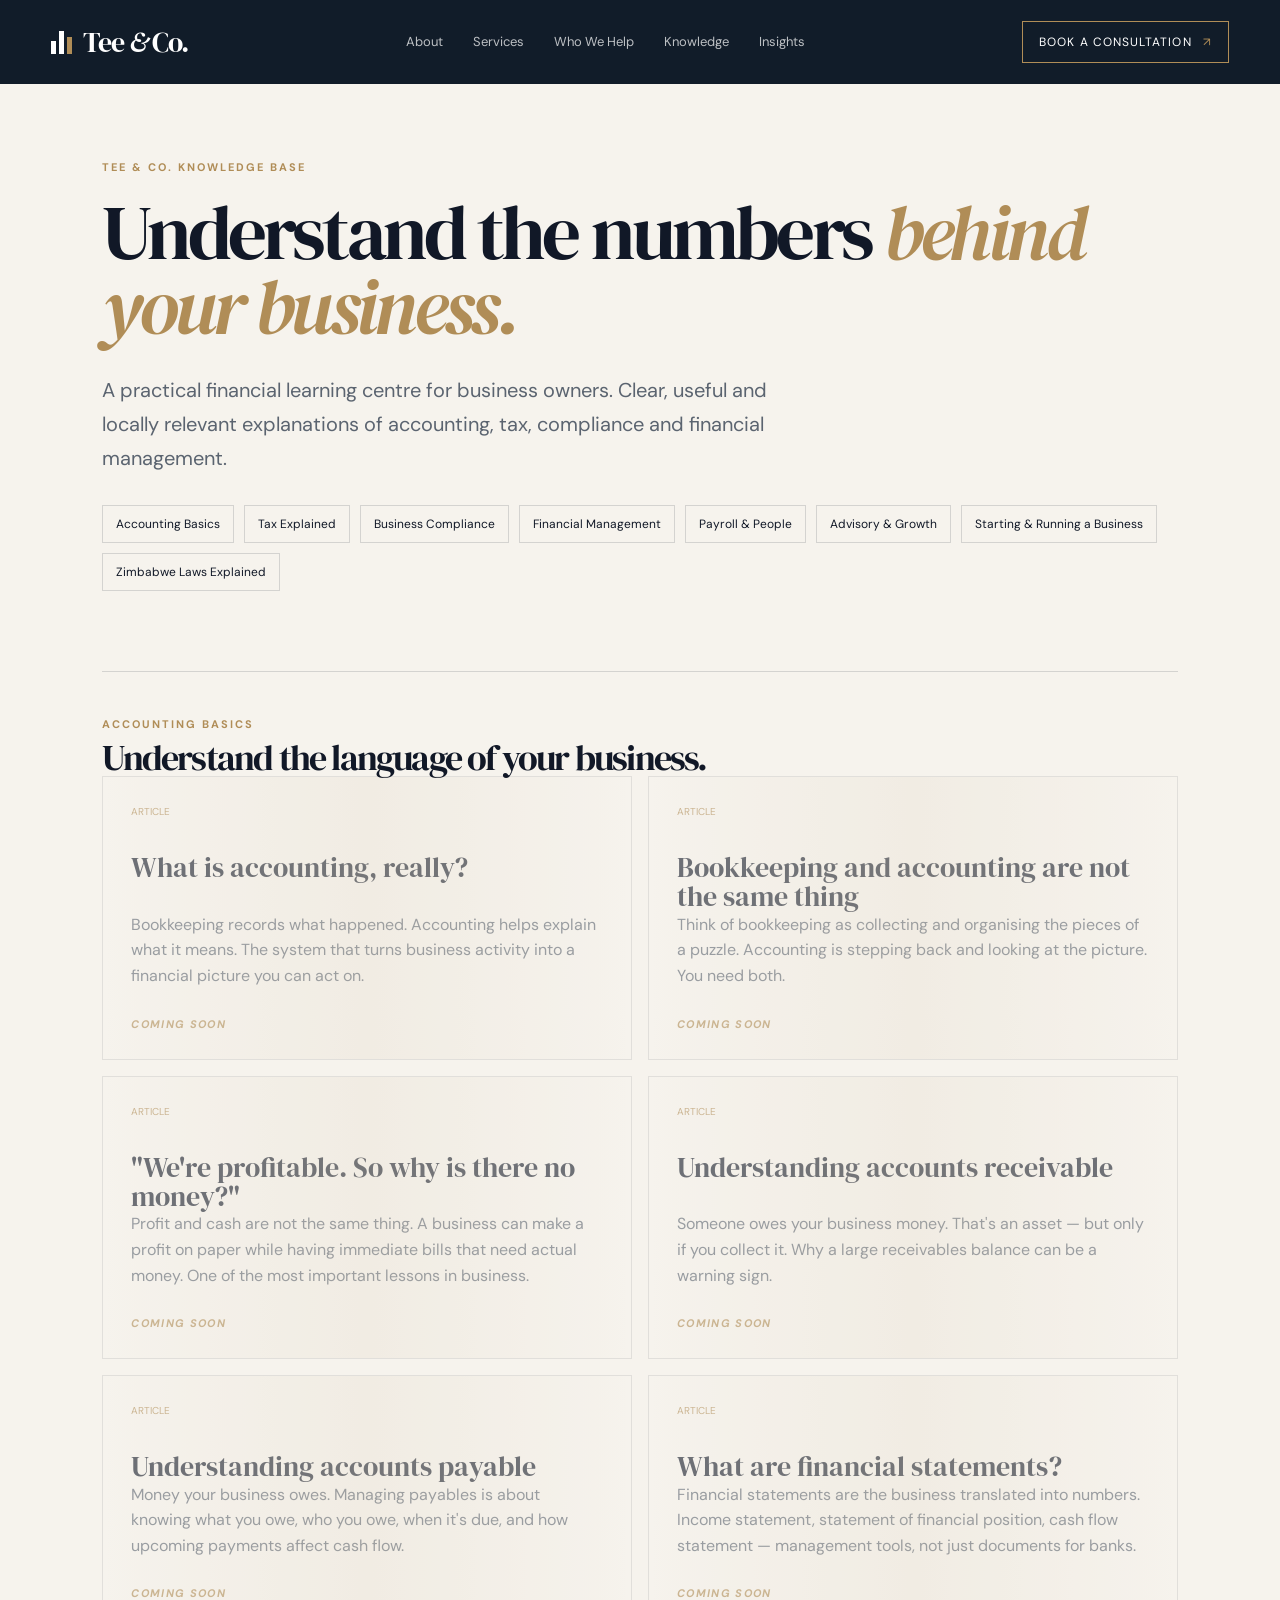
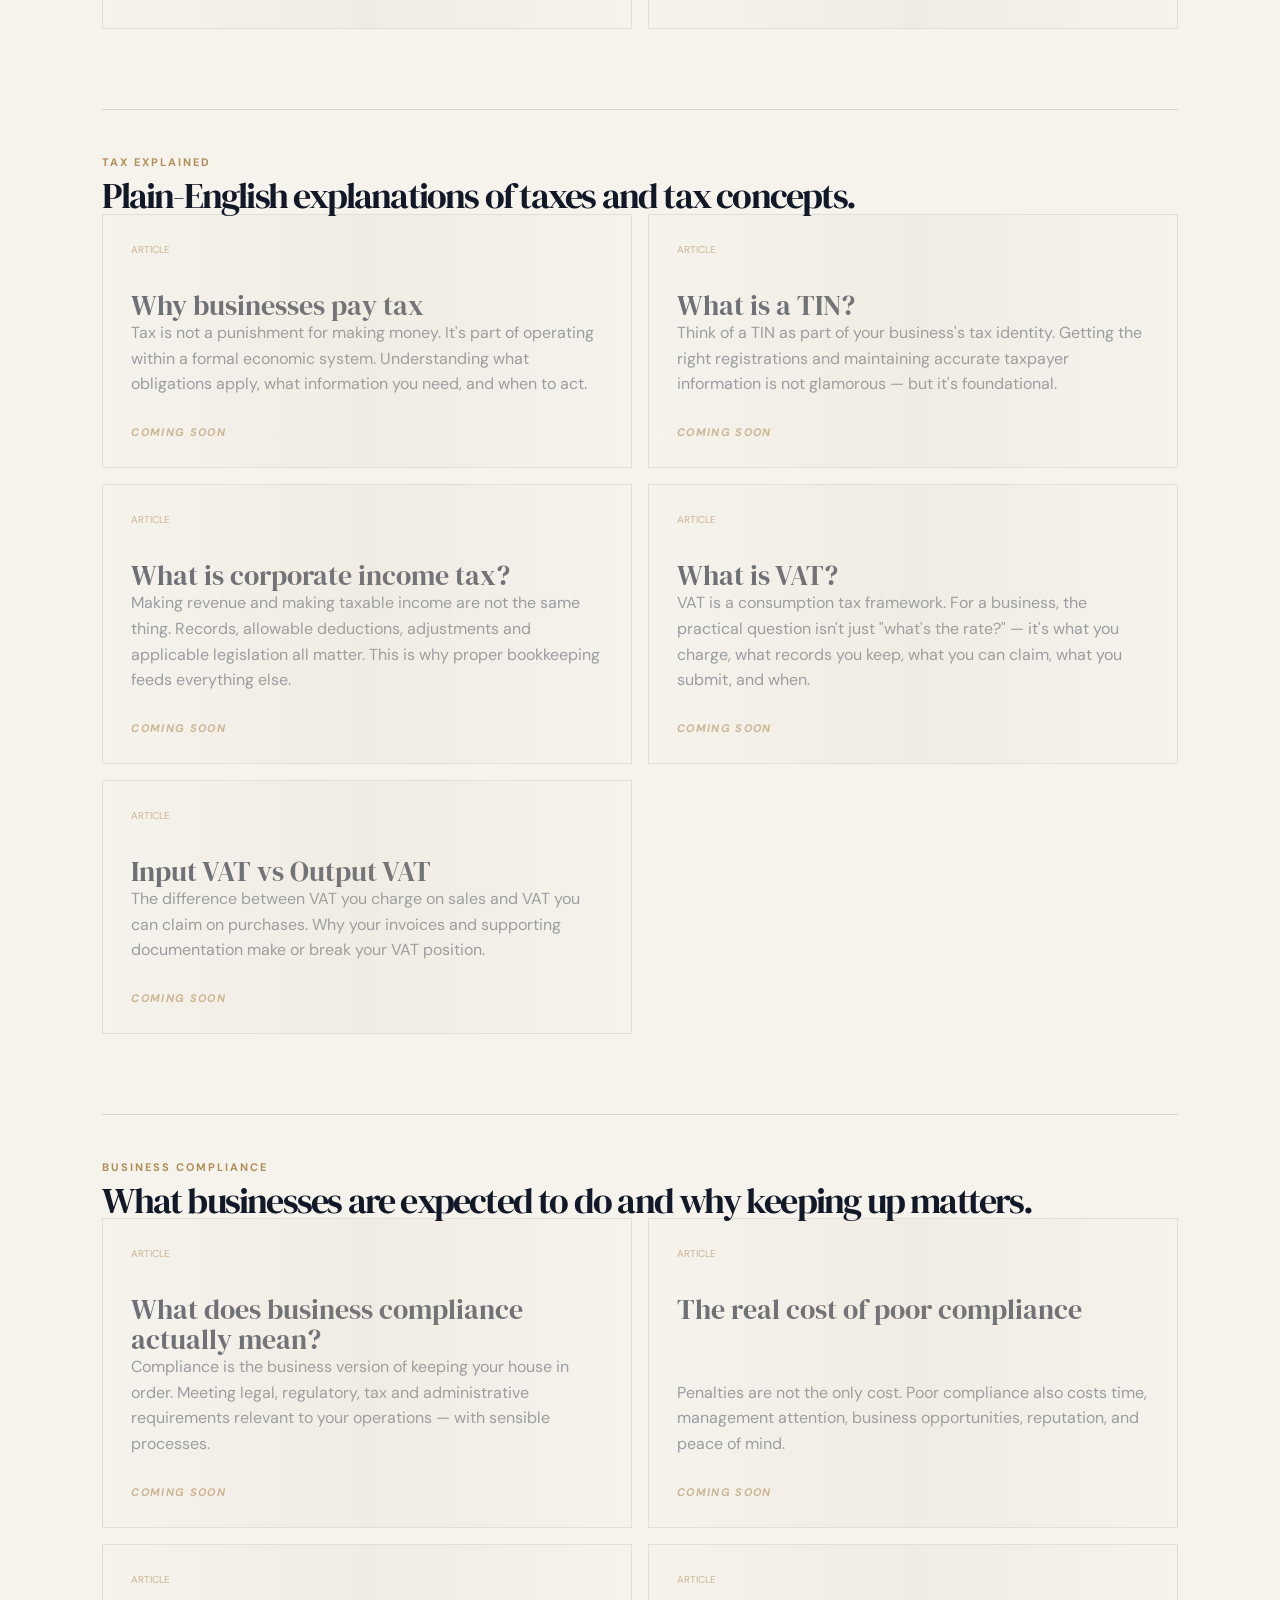
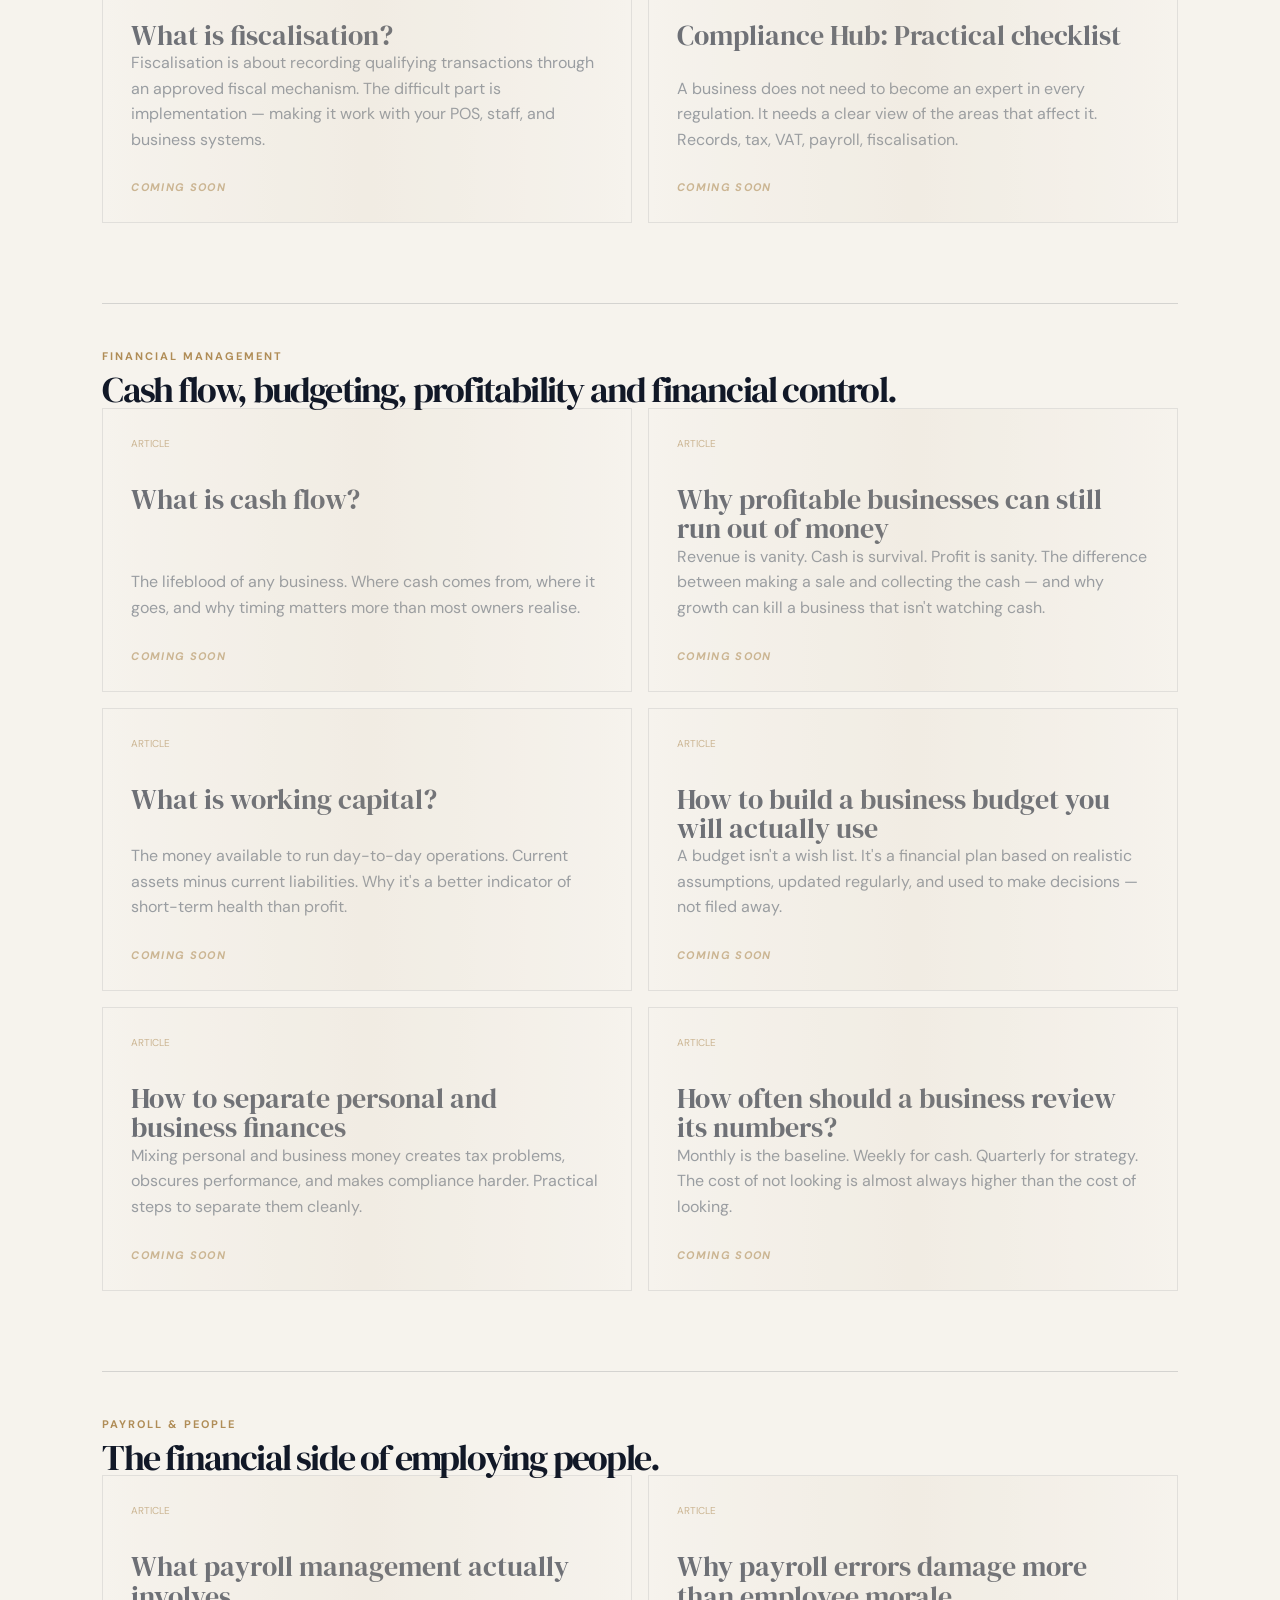
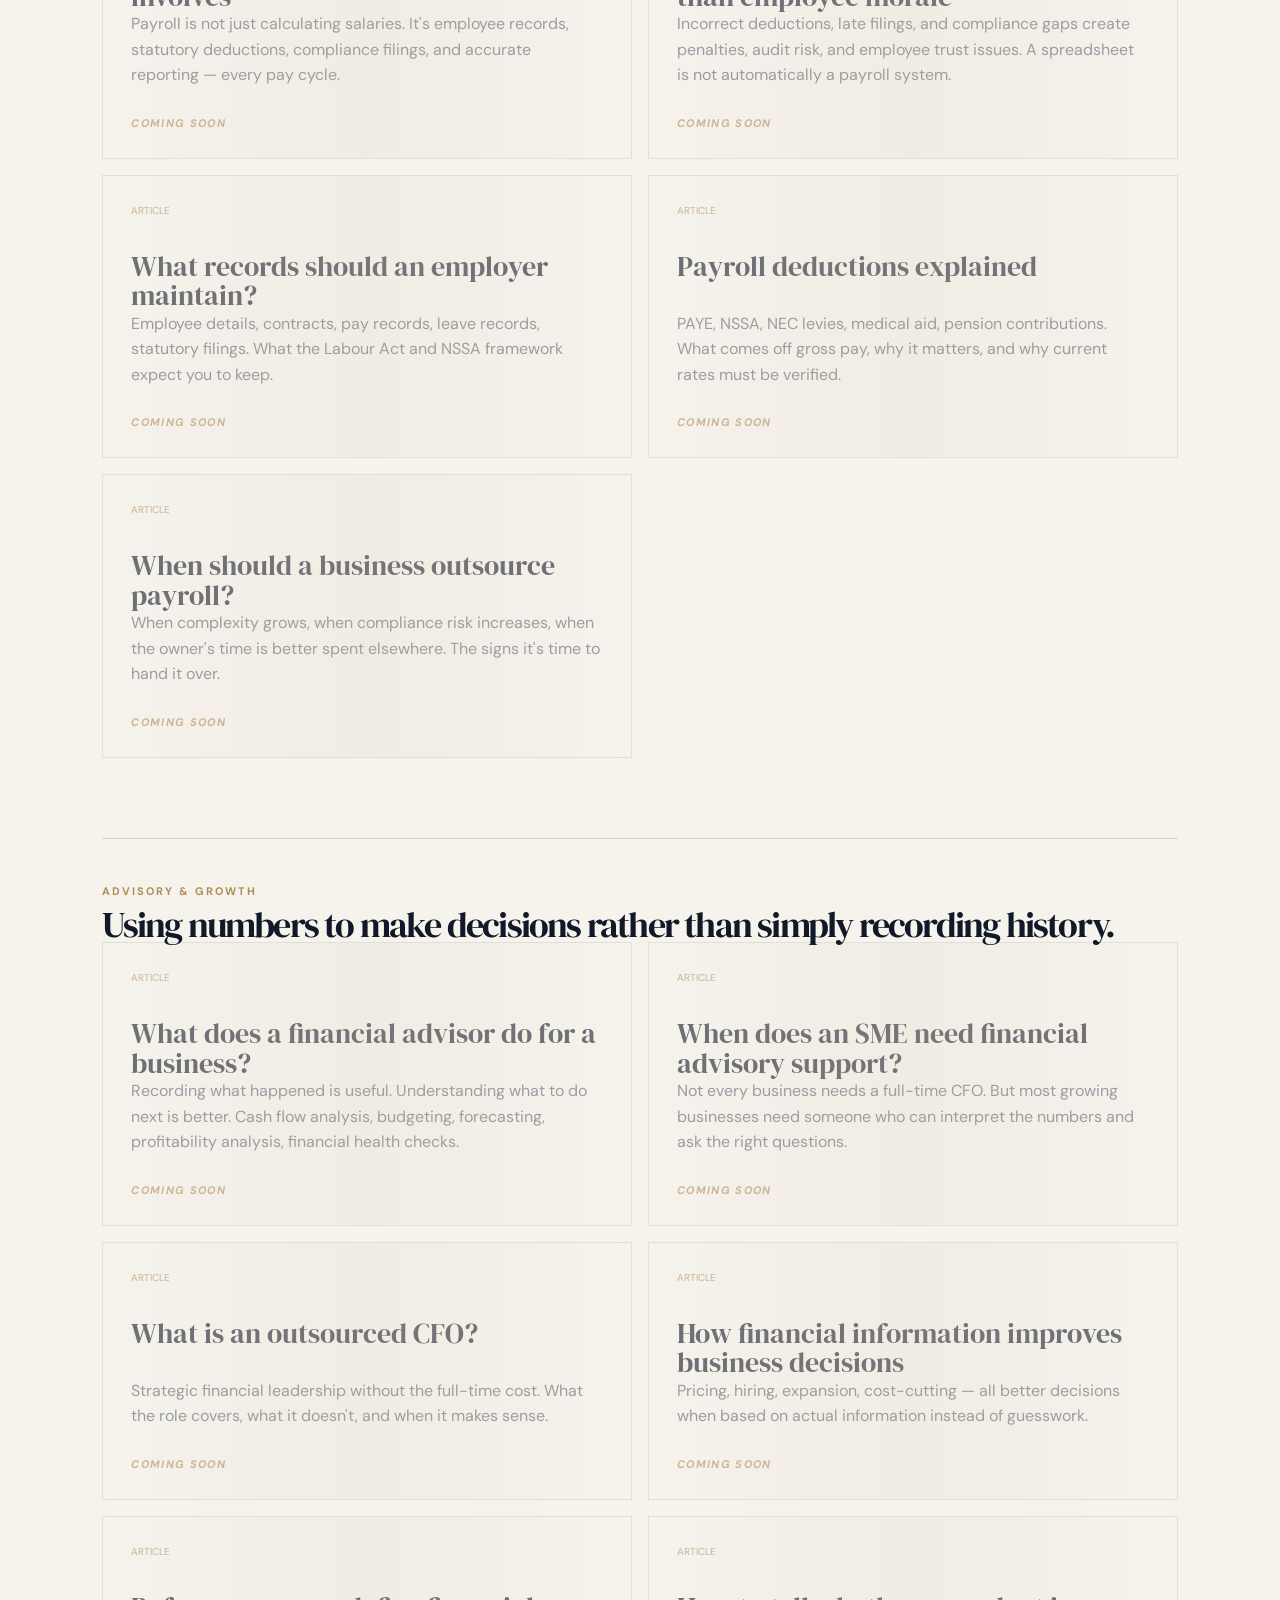
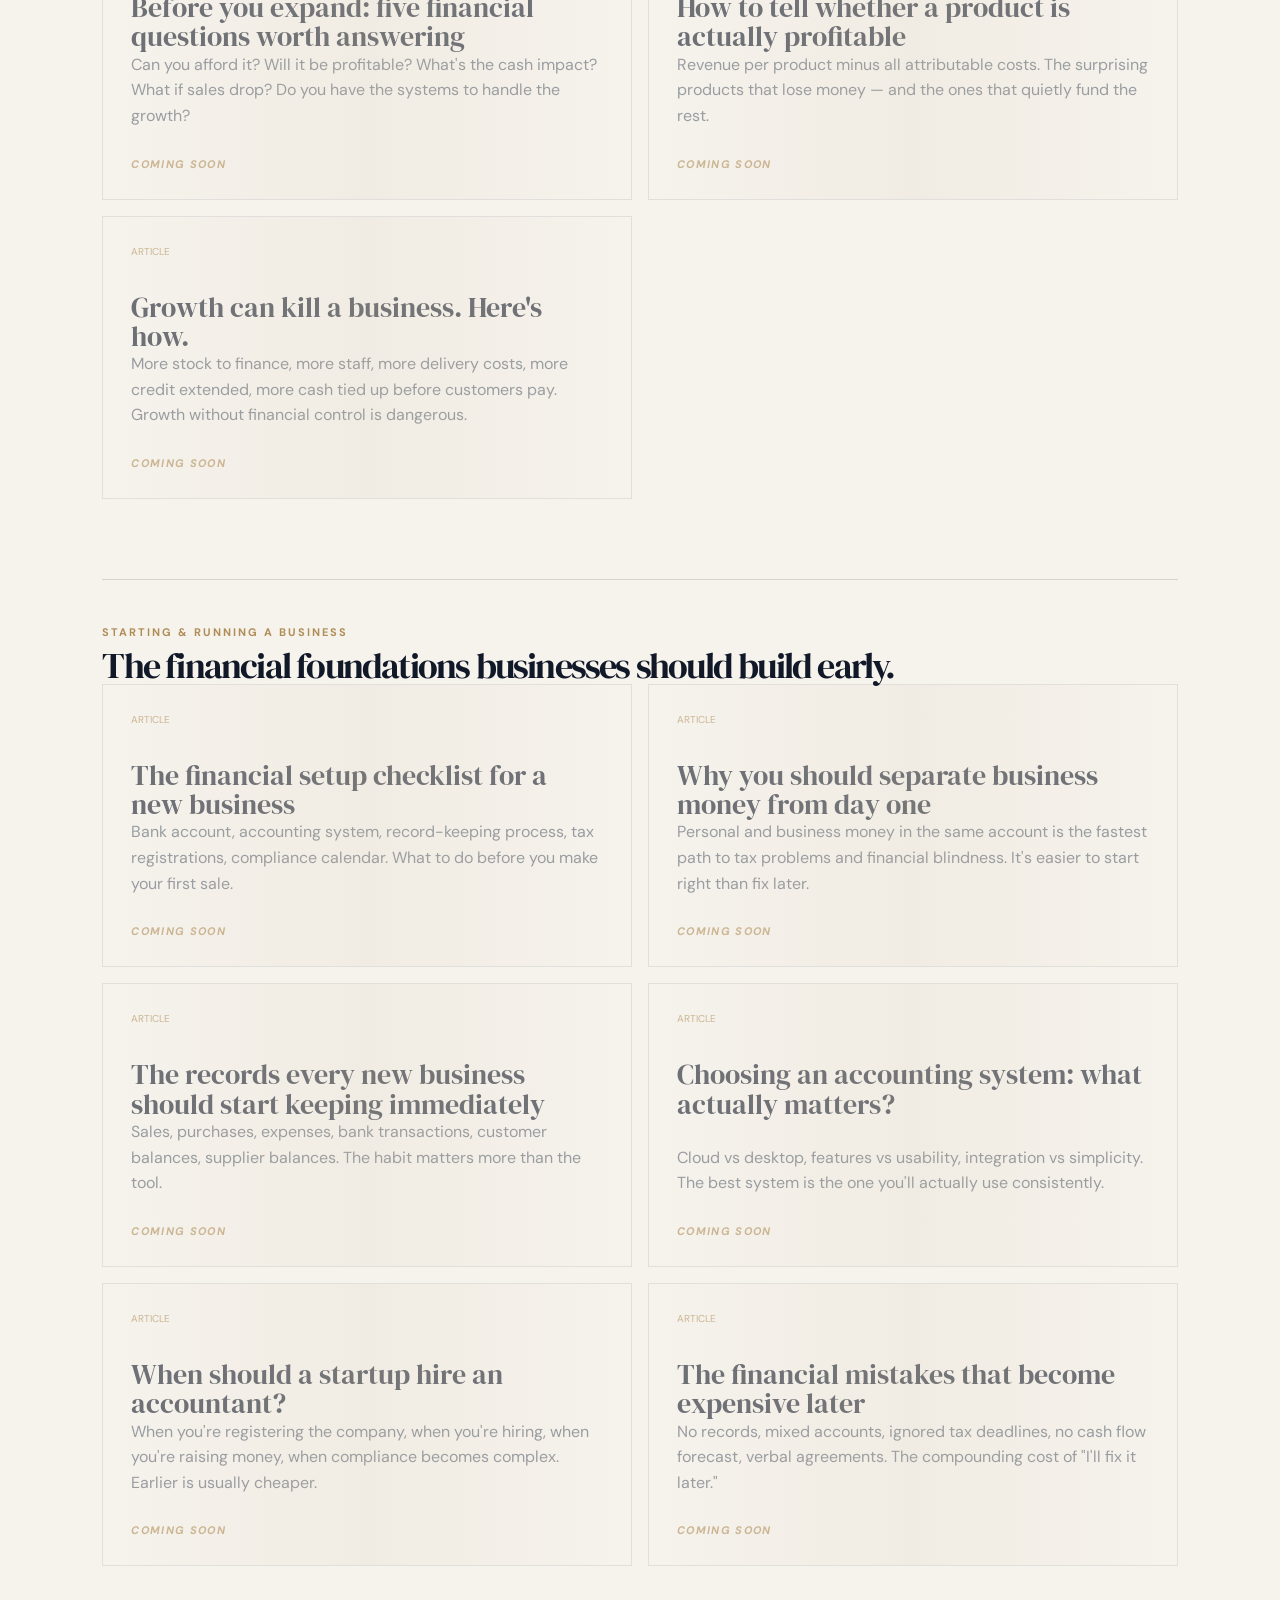
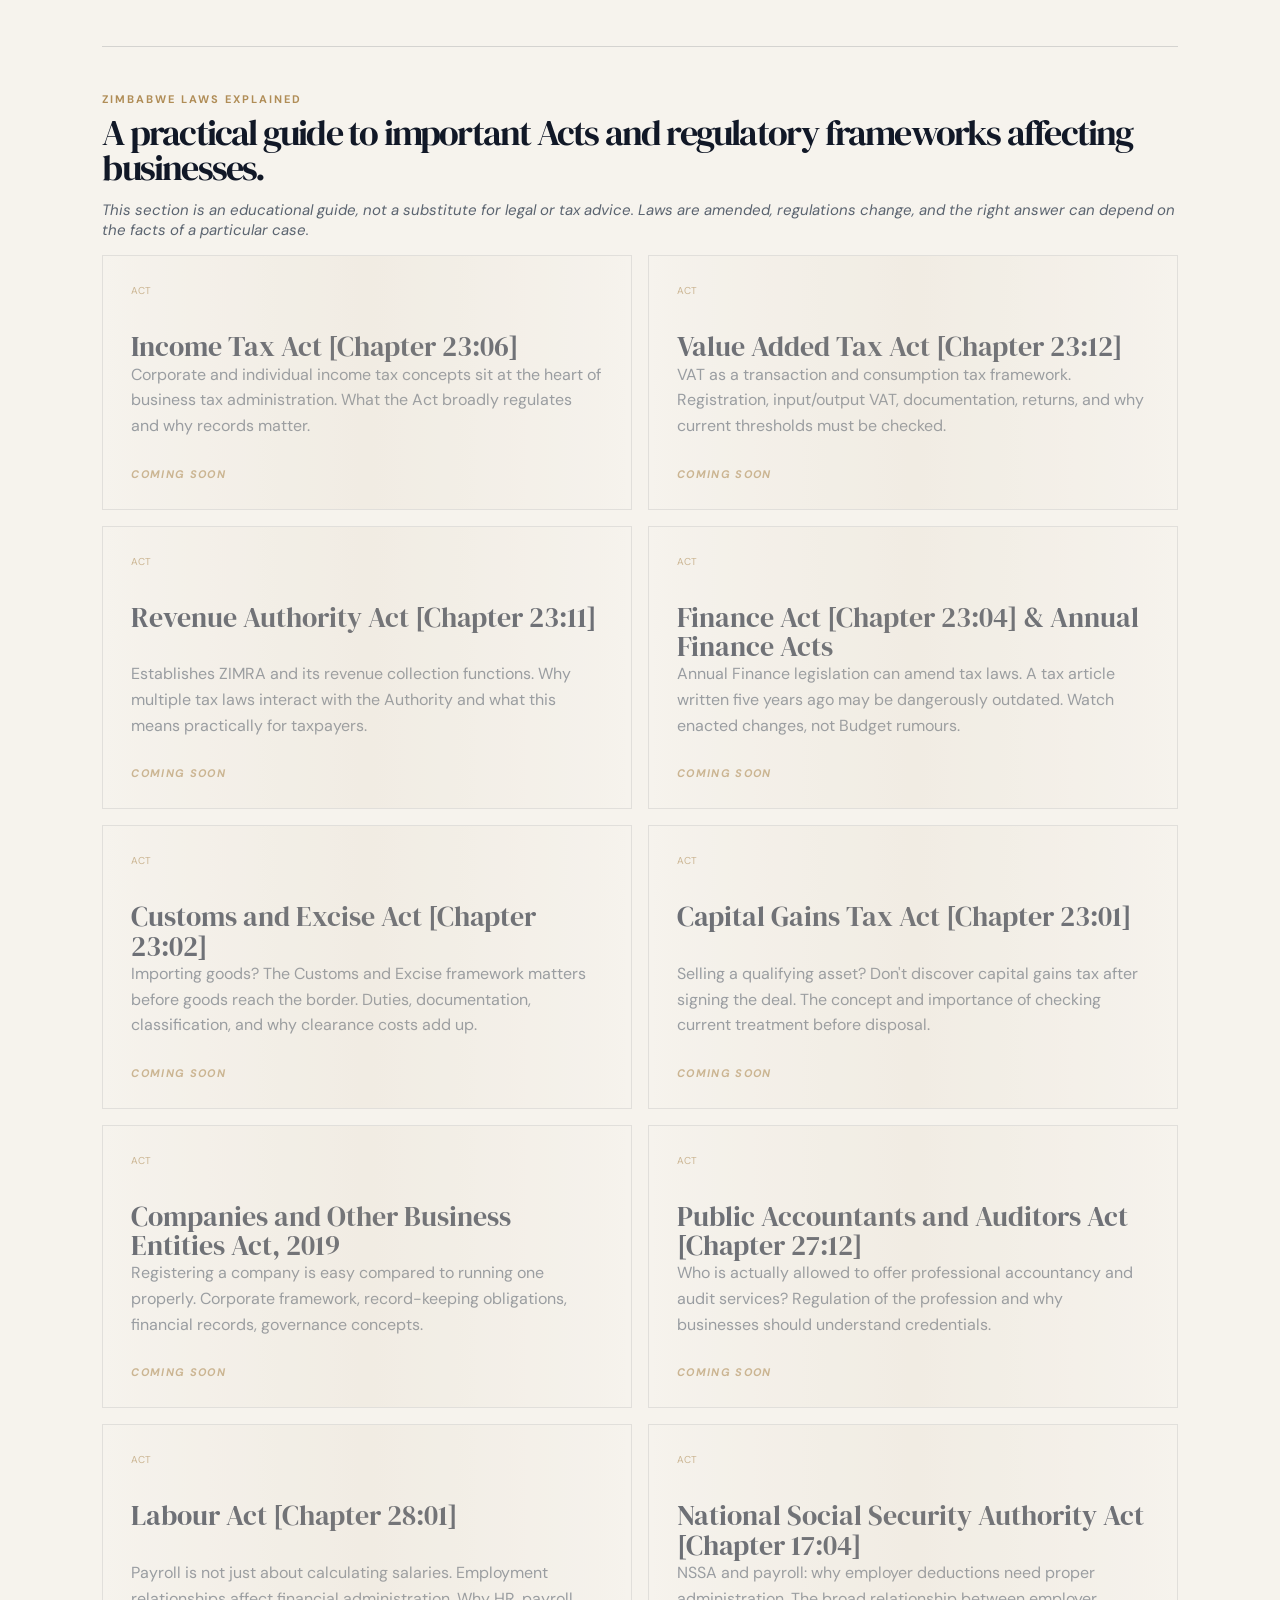
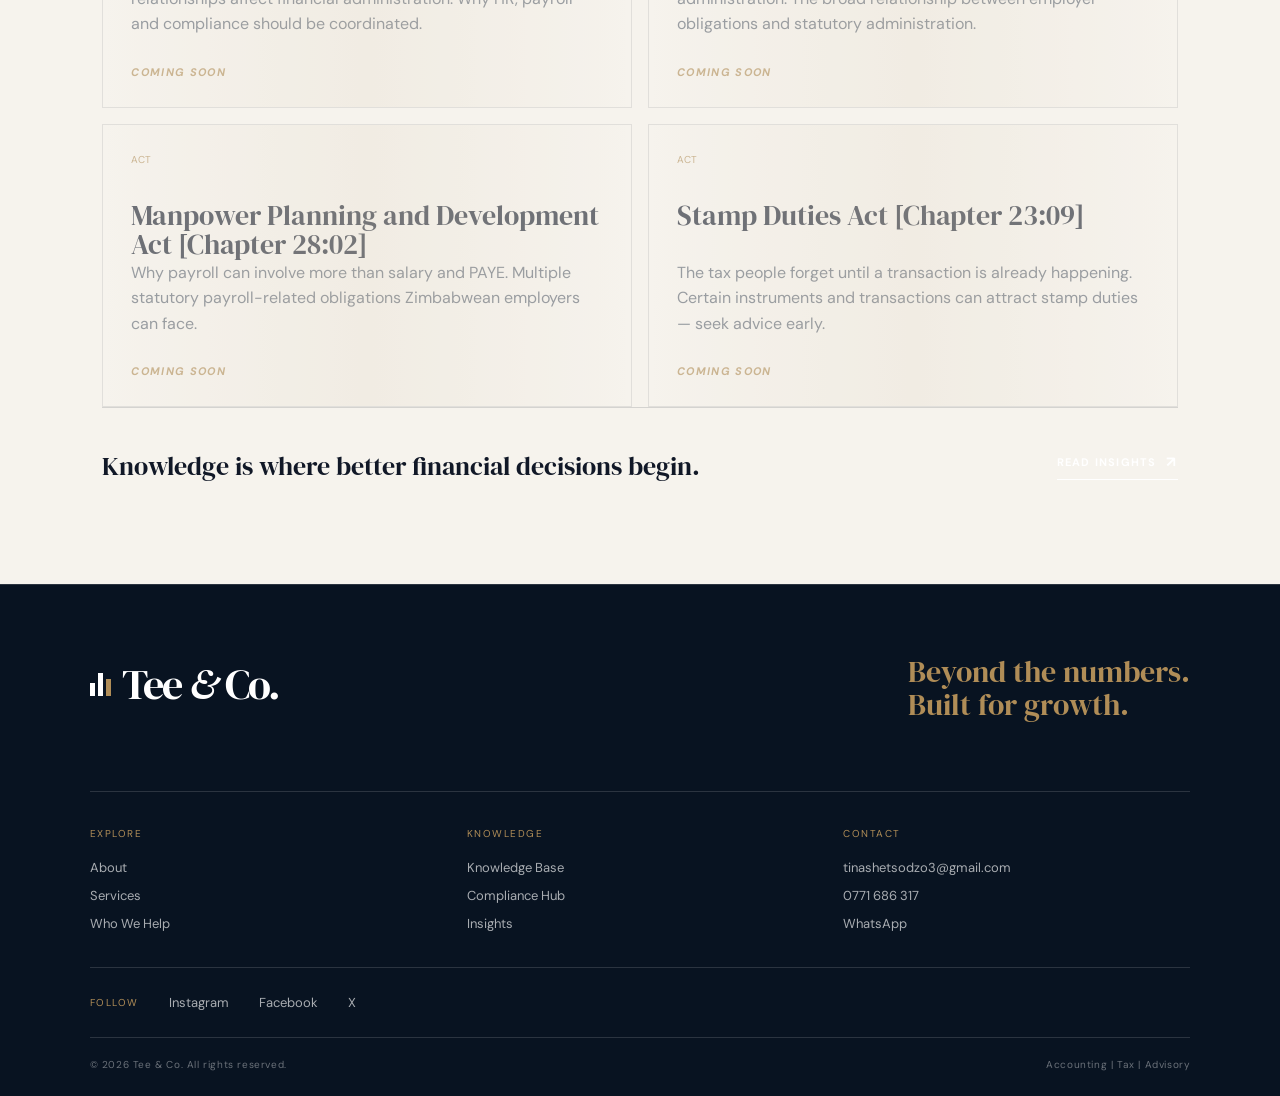
<file: knowledge-base.html>
<!doctype html>
<html lang="en">
<head>
  <meta charset="UTF-8">
  <meta name="viewport" content="width=device-width,initial-scale=1">
  <meta name="description" content="Tee & Co. Knowledge Base | Accounting Basics, Tax Explained, Business Compliance, Financial Management, Payroll, Zimbabwe Laws. Clear financial education for business owners.">
  <title>Knowledge Base | Tee & Co.</title>
  <link rel="icon" type="image/png" href="favicon.png">
  <link rel="apple-touch-icon" href="favicon.png">
  <link rel="preconnect" href="https://fonts.googleapis.com">
  <link rel="preconnect" href="https://fonts.gstatic.com" crossorigin>
  <link href="https://fonts.googleapis.com/css2?family=DM+Sans:wght@400;500;600;700&family=DM+Serif+Display:ital@0;1&display=swap" rel="stylesheet">
  <link rel="stylesheet" href="page-template.css">
</head>
<body>
  <div class="page-loader" aria-hidden="true"><img src="favicon.png" alt="" width="64" height="64"><i></i></div>
  <div class="scroll-progress"></div>

  <header class="site-header" id="top">
    <a class="brand" href="index.html" aria-label="Tee & Co. Home">
      <span class="brand-mark" aria-hidden="true"><i></i><i></i><i></i></span>
      <span>Tee <em>&</em> Co.</span>
    </a>
    <nav class="desktop-nav" aria-label="Main navigation">
      <a href="index.html#about">About</a><a href="services.html">Services</a><a href="who-we-help.html">Who We Help</a><a href="knowledge-base.html">Knowledge</a><a href="insights.html">Insights</a>
    </nav>
    <a href="contact.html" class="nav-cta magnetic">Book a Consultation <span>↗</span></a>
    <button class="menu-toggle" aria-label="Open menu" aria-expanded="false" aria-controls="mobile-menu"><span></span><span></span></button>
  </header>

  <aside class="mobile-menu" id="mobile-menu" aria-label="Mobile navigation">
    <a href="index.html#about">About</a><a href="services.html">Services</a><a href="who-we-help.html">Who We Help</a><a href="knowledge-base.html">Knowledge Base</a><a href="insights.html">Insights</a><a href="contact.html">Contact</a>
  </aside>
<main class="inner-page section-light">
  <div class="section-kicker reveal">TEE & CO. KNOWLEDGE BASE</div>
  <h1 class="display reveal" style="margin-top:22px">Understand the numbers <em>behind your business.</em></h1>
  <p class="lead reveal">A practical financial learning centre for business owners. Clear, useful and locally relevant explanations of accounting, tax, compliance and financial management.</p>

  <nav class="category-nav reveal" aria-label="Knowledge Base categories">
    <a href="#accounting">Accounting Basics</a>
    <a href="#tax">Tax Explained</a>
    <a href="#compliance">Business Compliance</a>
    <a href="#financial-management">Financial Management</a>
    <a href="#payroll">Payroll & People</a>
    <a href="#advisory">Advisory & Growth</a>
    <a href="#starting">Starting & Running a Business</a>
    <a href="#laws">Zimbabwe Laws Explained</a>
  </nav>

  <!-- ACCOUNTING BASICS -->
  <section class="content-block reveal" id="accounting">
    <div class="section-kicker" style="margin-bottom:10px">ACCOUNTING BASICS</div>
    <h2 class="display" style="font-size:36px;margin-top:0">Understand the language of your business.</h2>

    <div class="article-grid">
      <article class="article-card coming-soon">
        <span>ARTICLE</span>
        <h3>What is accounting, really?</h3>
        <p>Bookkeeping records what happened. Accounting helps explain what it means. The system that turns business activity into a financial picture you can act on.</p>
        <em class="coming-soon-label">Coming Soon</em>
      </article>
      <article class="article-card coming-soon">
        <span>ARTICLE</span>
        <h3>Bookkeeping and accounting are not the same thing</h3>
        <p>Think of bookkeeping as collecting and organising the pieces of a puzzle. Accounting is stepping back and looking at the picture. You need both.</p>
        <em class="coming-soon-label">Coming Soon</em>
      </article>
      <article class="article-card coming-soon">
        <span>ARTICLE</span>
        <h3>"We're profitable. So why is there no money?"</h3>
        <p>Profit and cash are not the same thing. A business can make a profit on paper while having immediate bills that need actual money. One of the most important lessons in business.</p>
        <em class="coming-soon-label">Coming Soon</em>
      </article>
      <article class="article-card coming-soon">
        <span>ARTICLE</span>
        <h3>Understanding accounts receivable</h3>
        <p>Someone owes your business money. That's an asset — but only if you collect it. Why a large receivables balance can be a warning sign.</p>
        <em class="coming-soon-label">Coming Soon</em>
      </article>
      <article class="article-card coming-soon">
        <span>ARTICLE</span>
        <h3>Understanding accounts payable</h3>
        <p>Money your business owes. Managing payables is about knowing what you owe, who you owe, when it's due, and how upcoming payments affect cash flow.</p>
        <em class="coming-soon-label">Coming Soon</em>
      </article>
      <article class="article-card coming-soon">
        <span>ARTICLE</span>
        <h3>What are financial statements?</h3>
        <p>Financial statements are the business translated into numbers. Income statement, statement of financial position, cash flow statement — management tools, not just documents for banks.</p>
        <em class="coming-soon-label">Coming Soon</em>
      </article>
    </div>
  </section>

  <!-- TAX EXPLAINED -->
  <section class="content-block reveal" id="tax">
    <div class="section-kicker" style="margin-bottom:10px">TAX EXPLAINED</div>
    <h2 class="display" style="font-size:36px;margin-top:0">Plain-English explanations of taxes and tax concepts.</h2>

    <div class="article-grid">
      <article class="article-card coming-soon">
        <span>ARTICLE</span>
        <h3>Why businesses pay tax</h3>
        <p>Tax is not a punishment for making money. It's part of operating within a formal economic system. Understanding what obligations apply, what information you need, and when to act.</p>
        <em class="coming-soon-label">Coming Soon</em>
      </article>
      <article class="article-card coming-soon">
        <span>ARTICLE</span>
        <h3>What is a TIN?</h3>
        <p>Think of a TIN as part of your business's tax identity. Getting the right registrations and maintaining accurate taxpayer information is not glamorous — but it's foundational.</p>
        <em class="coming-soon-label">Coming Soon</em>
      </article>
      <article class="article-card coming-soon">
        <span>ARTICLE</span>
        <h3>What is corporate income tax?</h3>
        <p>Making revenue and making taxable income are not the same thing. Records, allowable deductions, adjustments and applicable legislation all matter. This is why proper bookkeeping feeds everything else.</p>
        <em class="coming-soon-label">Coming Soon</em>
      </article>
      <article class="article-card coming-soon">
        <span>ARTICLE</span>
        <h3>What is VAT?</h3>
        <p>VAT is a consumption tax framework. For a business, the practical question isn't just "what's the rate?" — it's what you charge, what records you keep, what you can claim, what you submit, and when.</p>
        <em class="coming-soon-label">Coming Soon</em>
      </article>
      <article class="article-card coming-soon">
        <span>ARTICLE</span>
        <h3>Input VAT vs Output VAT</h3>
        <p>The difference between VAT you charge on sales and VAT you can claim on purchases. Why your invoices and supporting documentation make or break your VAT position.</p>
        <em class="coming-soon-label">Coming Soon</em>
      </article>
    </div>
  </section>

  <!-- BUSINESS COMPLIANCE -->
  <section class="content-block reveal" id="compliance">
    <div class="section-kicker" style="margin-bottom:10px">BUSINESS COMPLIANCE</div>
    <h2 class="display" style="font-size:36px;margin-top:0">What businesses are expected to do and why keeping up matters.</h2>

    <div class="article-grid">
      <article class="article-card coming-soon">
        <span>ARTICLE</span>
        <h3>What does business compliance actually mean?</h3>
        <p>Compliance is the business version of keeping your house in order. Meeting legal, regulatory, tax and administrative requirements relevant to your operations — with sensible processes.</p>
        <em class="coming-soon-label">Coming Soon</em>
      </article>
      <article class="article-card coming-soon">
        <span>ARTICLE</span>
        <h3>The real cost of poor compliance</h3>
        <p>Penalties are not the only cost. Poor compliance also costs time, management attention, business opportunities, reputation, and peace of mind.</p>
        <em class="coming-soon-label">Coming Soon</em>
      </article>
      <article class="article-card coming-soon">
        <span>ARTICLE</span>
        <h3>What is fiscalisation?</h3>
        <p>Fiscalisation is about recording qualifying transactions through an approved fiscal mechanism. The difficult part is implementation — making it work with your POS, staff, and business systems.</p>
        <em class="coming-soon-label">Coming Soon</em>
      </article>
      <article class="article-card coming-soon">
        <span>ARTICLE</span>
        <h3>Compliance Hub: Practical checklist</h3>
        <p>A business does not need to become an expert in every regulation. It needs a clear view of the areas that affect it. Records, tax, VAT, payroll, fiscalisation.</p>
        <em class="coming-soon-label">Coming Soon</em>
      </article>
    </div>
  </section>

  <!-- FINANCIAL MANAGEMENT -->
  <section class="content-block reveal" id="financial-management">
    <div class="section-kicker" style="margin-bottom:10px">FINANCIAL MANAGEMENT</div>
    <h2 class="display" style="font-size:36px;margin-top:0">Cash flow, budgeting, profitability and financial control.</h2>

    <div class="article-grid">
      <article class="article-card coming-soon">
        <span>ARTICLE</span>
        <h3>What is cash flow?</h3>
        <p>The lifeblood of any business. Where cash comes from, where it goes, and why timing matters more than most owners realise.</p>
        <em class="coming-soon-label">Coming Soon</em>
      </article>
      <article class="article-card coming-soon">
        <span>ARTICLE</span>
        <h3>Why profitable businesses can still run out of money</h3>
        <p>Revenue is vanity. Cash is survival. Profit is sanity. The difference between making a sale and collecting the cash — and why growth can kill a business that isn't watching cash.</p>
        <em class="coming-soon-label">Coming Soon</em>
      </article>
      <article class="article-card coming-soon">
        <span>ARTICLE</span>
        <h3>What is working capital?</h3>
        <p>The money available to run day-to-day operations. Current assets minus current liabilities. Why it's a better indicator of short-term health than profit.</p>
        <em class="coming-soon-label">Coming Soon</em>
      </article>
      <article class="article-card coming-soon">
        <span>ARTICLE</span>
        <h3>How to build a business budget you will actually use</h3>
        <p>A budget isn't a wish list. It's a financial plan based on realistic assumptions, updated regularly, and used to make decisions — not filed away.</p>
        <em class="coming-soon-label">Coming Soon</em>
      </article>
      <article class="article-card coming-soon">
        <span>ARTICLE</span>
        <h3>How to separate personal and business finances</h3>
        <p>Mixing personal and business money creates tax problems, obscures performance, and makes compliance harder. Practical steps to separate them cleanly.</p>
        <em class="coming-soon-label">Coming Soon</em>
      </article>
      <article class="article-card coming-soon">
        <span>ARTICLE</span>
        <h3>How often should a business review its numbers?</h3>
        <p>Monthly is the baseline. Weekly for cash. Quarterly for strategy. The cost of not looking is almost always higher than the cost of looking.</p>
        <em class="coming-soon-label">Coming Soon</em>
      </article>
    </div>
  </section>

  <!-- PAYROLL & PEOPLE -->
  <section class="content-block reveal" id="payroll">
    <div class="section-kicker" style="margin-bottom:10px">PAYROLL & PEOPLE</div>
    <h2 class="display" style="font-size:36px;margin-top:0">The financial side of employing people.</h2>

    <div class="article-grid">
      <article class="article-card coming-soon">
        <span>ARTICLE</span>
        <h3>What payroll management actually involves</h3>
        <p>Payroll is not just calculating salaries. It's employee records, statutory deductions, compliance filings, and accurate reporting — every pay cycle.</p>
        <em class="coming-soon-label">Coming Soon</em>
      </article>
      <article class="article-card coming-soon">
        <span>ARTICLE</span>
        <h3>Why payroll errors damage more than employee morale</h3>
        <p>Incorrect deductions, late filings, and compliance gaps create penalties, audit risk, and employee trust issues. A spreadsheet is not automatically a payroll system.</p>
        <em class="coming-soon-label">Coming Soon</em>
      </article>
      <article class="article-card coming-soon">
        <span>ARTICLE</span>
        <h3>What records should an employer maintain?</h3>
        <p>Employee details, contracts, pay records, leave records, statutory filings. What the Labour Act and NSSA framework expect you to keep.</p>
        <em class="coming-soon-label">Coming Soon</em>
      </article>
      <article class="article-card coming-soon">
        <span>ARTICLE</span>
        <h3>Payroll deductions explained</h3>
        <p>PAYE, NSSA, NEC levies, medical aid, pension contributions. What comes off gross pay, why it matters, and why current rates must be verified.</p>
        <em class="coming-soon-label">Coming Soon</em>
      </article>
      <article class="article-card coming-soon">
        <span>ARTICLE</span>
        <h3>When should a business outsource payroll?</h3>
        <p>When complexity grows, when compliance risk increases, when the owner's time is better spent elsewhere. The signs it's time to hand it over.</p>
        <em class="coming-soon-label">Coming Soon</em>
      </article>
    </div>
  </section>

  <!-- ADVISORY & GROWTH -->
  <section class="content-block reveal" id="advisory">
    <div class="section-kicker" style="margin-bottom:10px">ADVISORY & GROWTH</div>
    <h2 class="display" style="font-size:36px;margin-top:0">Using numbers to make decisions rather than simply recording history.</h2>

    <div class="article-grid">
      <article class="article-card coming-soon">
        <span>ARTICLE</span>
        <h3>What does a financial advisor do for a business?</h3>
        <p>Recording what happened is useful. Understanding what to do next is better. Cash flow analysis, budgeting, forecasting, profitability analysis, financial health checks.</p>
        <em class="coming-soon-label">Coming Soon</em>
      </article>
      <article class="article-card coming-soon">
        <span>ARTICLE</span>
        <h3>When does an SME need financial advisory support?</h3>
        <p>Not every business needs a full-time CFO. But most growing businesses need someone who can interpret the numbers and ask the right questions.</p>
        <em class="coming-soon-label">Coming Soon</em>
      </article>
      <article class="article-card coming-soon">
        <span>ARTICLE</span>
        <h3>What is an outsourced CFO?</h3>
        <p>Strategic financial leadership without the full-time cost. What the role covers, what it doesn't, and when it makes sense.</p>
        <em class="coming-soon-label">Coming Soon</em>
      </article>
      <article class="article-card coming-soon">
        <span>ARTICLE</span>
        <h3>How financial information improves business decisions</h3>
        <p>Pricing, hiring, expansion, cost-cutting — all better decisions when based on actual information instead of guesswork.</p>
        <em class="coming-soon-label">Coming Soon</em>
      </article>
      <article class="article-card coming-soon">
        <span>ARTICLE</span>
        <h3>Before you expand: five financial questions worth answering</h3>
        <p>Can you afford it? Will it be profitable? What's the cash impact? What if sales drop? Do you have the systems to handle the growth?</p>
        <em class="coming-soon-label">Coming Soon</em>
      </article>
      <article class="article-card coming-soon">
        <span>ARTICLE</span>
        <h3>How to tell whether a product is actually profitable</h3>
        <p>Revenue per product minus all attributable costs. The surprising products that lose money — and the ones that quietly fund the rest.</p>
        <em class="coming-soon-label">Coming Soon</em>
      </article>
      <article class="article-card coming-soon">
        <span>ARTICLE</span>
        <h3>Growth can kill a business. Here's how.</h3>
        <p>More stock to finance, more staff, more delivery costs, more credit extended, more cash tied up before customers pay. Growth without financial control is dangerous.</p>
        <em class="coming-soon-label">Coming Soon</em>
      </article>
    </div>
  </section>

  <!-- STARTING & RUNNING A BUSINESS -->
  <section class="content-block reveal" id="starting">
    <div class="section-kicker" style="margin-bottom:10px">STARTING & RUNNING A BUSINESS</div>
    <h2 class="display" style="font-size:36px;margin-top:0">The financial foundations businesses should build early.</h2>

    <div class="article-grid">
      <article class="article-card coming-soon">
        <span>ARTICLE</span>
        <h3>The financial setup checklist for a new business</h3>
        <p>Bank account, accounting system, record-keeping process, tax registrations, compliance calendar. What to do before you make your first sale.</p>
        <em class="coming-soon-label">Coming Soon</em>
      </article>
      <article class="article-card coming-soon">
        <span>ARTICLE</span>
        <h3>Why you should separate business money from day one</h3>
        <p>Personal and business money in the same account is the fastest path to tax problems and financial blindness. It's easier to start right than fix later.</p>
        <em class="coming-soon-label">Coming Soon</em>
      </article>
      <article class="article-card coming-soon">
        <span>ARTICLE</span>
        <h3>The records every new business should start keeping immediately</h3>
        <p>Sales, purchases, expenses, bank transactions, customer balances, supplier balances. The habit matters more than the tool.</p>
        <em class="coming-soon-label">Coming Soon</em>
      </article>
      <article class="article-card coming-soon">
        <span>ARTICLE</span>
        <h3>Choosing an accounting system: what actually matters?</h3>
        <p>Cloud vs desktop, features vs usability, integration vs simplicity. The best system is the one you'll actually use consistently.</p>
        <em class="coming-soon-label">Coming Soon</em>
      </article>
      <article class="article-card coming-soon">
        <span>ARTICLE</span>
        <h3>When should a startup hire an accountant?</h3>
        <p>When you're registering the company, when you're hiring, when you're raising money, when compliance becomes complex. Earlier is usually cheaper.</p>
        <em class="coming-soon-label">Coming Soon</em>
      </article>
      <article class="article-card coming-soon">
        <span>ARTICLE</span>
        <h3>The financial mistakes that become expensive later</h3>
        <p>No records, mixed accounts, ignored tax deadlines, no cash flow forecast, verbal agreements. The compounding cost of "I'll fix it later."</p>
        <em class="coming-soon-label">Coming Soon</em>
      </article>
    </div>
  </section>

  <!-- ZIMBABWE LAWS EXPLAINED -->
  <section class="content-block reveal" id="laws">
    <div class="section-kicker" style="margin-bottom:10px">ZIMBABWE LAWS EXPLAINED</div>
    <h2 class="display" style="font-size:36px;margin-top:0">A practical guide to important Acts and regulatory frameworks affecting businesses.</h2>
    <p class="reveal" style="color:#5b6470;font-size:15px;margin-top:15px"><em>This section is an educational guide, not a substitute for legal or tax advice. Laws are amended, regulations change, and the right answer can depend on the facts of a particular case.</em></p>

    <div class="article-grid">
      <article class="article-card coming-soon">
        <span>ACT</span>
        <h3>Income Tax Act [Chapter 23:06]</h3>
        <p>Corporate and individual income tax concepts sit at the heart of business tax administration. What the Act broadly regulates and why records matter.</p>
        <em class="coming-soon-label">Coming Soon</em>
      </article>
      <article class="article-card coming-soon">
        <span>ACT</span>
        <h3>Value Added Tax Act [Chapter 23:12]</h3>
        <p>VAT as a transaction and consumption tax framework. Registration, input/output VAT, documentation, returns, and why current thresholds must be checked.</p>
        <em class="coming-soon-label">Coming Soon</em>
      </article>
      <article class="article-card coming-soon">
        <span>ACT</span>
        <h3>Revenue Authority Act [Chapter 23:11]</h3>
        <p>Establishes ZIMRA and its revenue collection functions. Why multiple tax laws interact with the Authority and what this means practically for taxpayers.</p>
        <em class="coming-soon-label">Coming Soon</em>
      </article>
      <article class="article-card coming-soon">
        <span>ACT</span>
        <h3>Finance Act [Chapter 23:04] & Annual Finance Acts</h3>
        <p>Annual Finance legislation can amend tax laws. A tax article written five years ago may be dangerously outdated. Watch enacted changes, not Budget rumours.</p>
        <em class="coming-soon-label">Coming Soon</em>
      </article>
      <article class="article-card coming-soon">
        <span>ACT</span>
        <h3>Customs and Excise Act [Chapter 23:02]</h3>
        <p>Importing goods? The Customs and Excise framework matters before goods reach the border. Duties, documentation, classification, and why clearance costs add up.</p>
        <em class="coming-soon-label">Coming Soon</em>
      </article>
      <article class="article-card coming-soon">
        <span>ACT</span>
        <h3>Capital Gains Tax Act [Chapter 23:01]</h3>
        <p>Selling a qualifying asset? Don't discover capital gains tax after signing the deal. The concept and importance of checking current treatment before disposal.</p>
        <em class="coming-soon-label">Coming Soon</em>
      </article>
      <article class="article-card coming-soon">
        <span>ACT</span>
        <h3>Companies and Other Business Entities Act, 2019</h3>
        <p>Registering a company is easy compared to running one properly. Corporate framework, record-keeping obligations, financial records, governance concepts.</p>
        <em class="coming-soon-label">Coming Soon</em>
      </article>
      <article class="article-card coming-soon">
        <span>ACT</span>
        <h3>Public Accountants and Auditors Act [Chapter 27:12]</h3>
        <p>Who is actually allowed to offer professional accountancy and audit services? Regulation of the profession and why businesses should understand credentials.</p>
        <em class="coming-soon-label">Coming Soon</em>
      </article>
      <article class="article-card coming-soon">
        <span>ACT</span>
        <h3>Labour Act [Chapter 28:01]</h3>
        <p>Payroll is not just about calculating salaries. Employment relationships affect financial administration. Why HR, payroll and compliance should be coordinated.</p>
        <em class="coming-soon-label">Coming Soon</em>
      </article>
      <article class="article-card coming-soon">
        <span>ACT</span>
        <h3>National Social Security Authority Act [Chapter 17:04]</h3>
        <p>NSSA and payroll: why employer deductions need proper administration. The broad relationship between employer obligations and statutory administration.</p>
        <em class="coming-soon-label">Coming Soon</em>
      </article>
      <article class="article-card coming-soon">
        <span>ACT</span>
        <h3>Manpower Planning and Development Act [Chapter 28:02]</h3>
        <p>Why payroll can involve more than salary and PAYE. Multiple statutory payroll-related obligations Zimbabwean employers can face.</p>
        <em class="coming-soon-label">Coming Soon</em>
      </article>
      <article class="article-card coming-soon">
        <span>ACT</span>
        <h3>Stamp Duties Act [Chapter 23:09]</h3>
        <p>The tax people forget until a transaction is already happening. Certain instruments and transactions can attract stamp duties — seek advice early.</p>
        <em class="coming-soon-label">Coming Soon</em>
      </article>
    </div>
  </section>

  <div class="knowledge-bottom reveal" style="display:flex;justify-content:space-between;align-items:center;padding-top:40px;border-top:1px solid var(--line)">
    <p style="font:26px var(--serif);margin:0">Knowledge is where better financial decisions begin.</p>
    <a class="text-link light" href="insights.html">Read Insights <span>↗</span></a>
  </div>
</main>

  <footer class="site-footer section-dark">
    <div class="footer-top"><a class="brand footer-brand" href="index.html"><span class="brand-mark"><i></i><i></i><i></i></span><span>Tee <em>&</em> Co.</span></a><p>Beyond the numbers.<br>Built for growth.</p></div>
    <div class="footer-grid"><div><span>EXPLORE</span><a href="index.html#about">About</a><a href="services.html">Services</a><a href="who-we-help.html">Who We Help</a></div><div><span>KNOWLEDGE</span><a href="knowledge-base.html">Knowledge Base</a><a href="knowledge-base.html#compliance">Compliance Hub</a><a href="insights.html">Insights</a></div><div><span>CONTACT</span><a href="mailto:tinashetsodzo3@gmail.com">tinashetsodzo3@gmail.com</a><a href="tel:+263771686317">0771 686 317</a><a href="https://wa.me/263771686317?text=Hello%20Tee%20%26%20Co.%2C%20I%20would%20like%20to%20enquire%20about%20your%20services." target="_blank" rel="noopener noreferrer">WhatsApp</a></div></div>
    <div class="footer-social"><span>FOLLOW</span><a href="https://www.instagram.com/teeandcoaccountancy?stkn=d2Z4d3ZwcTVhcW0z&amp;utm_source=qr" target="_blank" rel="noopener noreferrer">Instagram</a><a href="https://www.facebook.com/share/192JRvChkh/?mibextid=wwXIfr" target="_blank" rel="noopener noreferrer">Facebook</a><a href="https://x.com/TeeAndCoAcc" target="_blank" rel="noopener noreferrer">X</a></div>
    <div class="footer-bottom"><span>© <span id="year"></span> Tee & Co. All rights reserved.</span><span>Accounting | Tax | Advisory</span></div>
  </footer>
  <script src="script.js"></script>
</body></html>
</file>
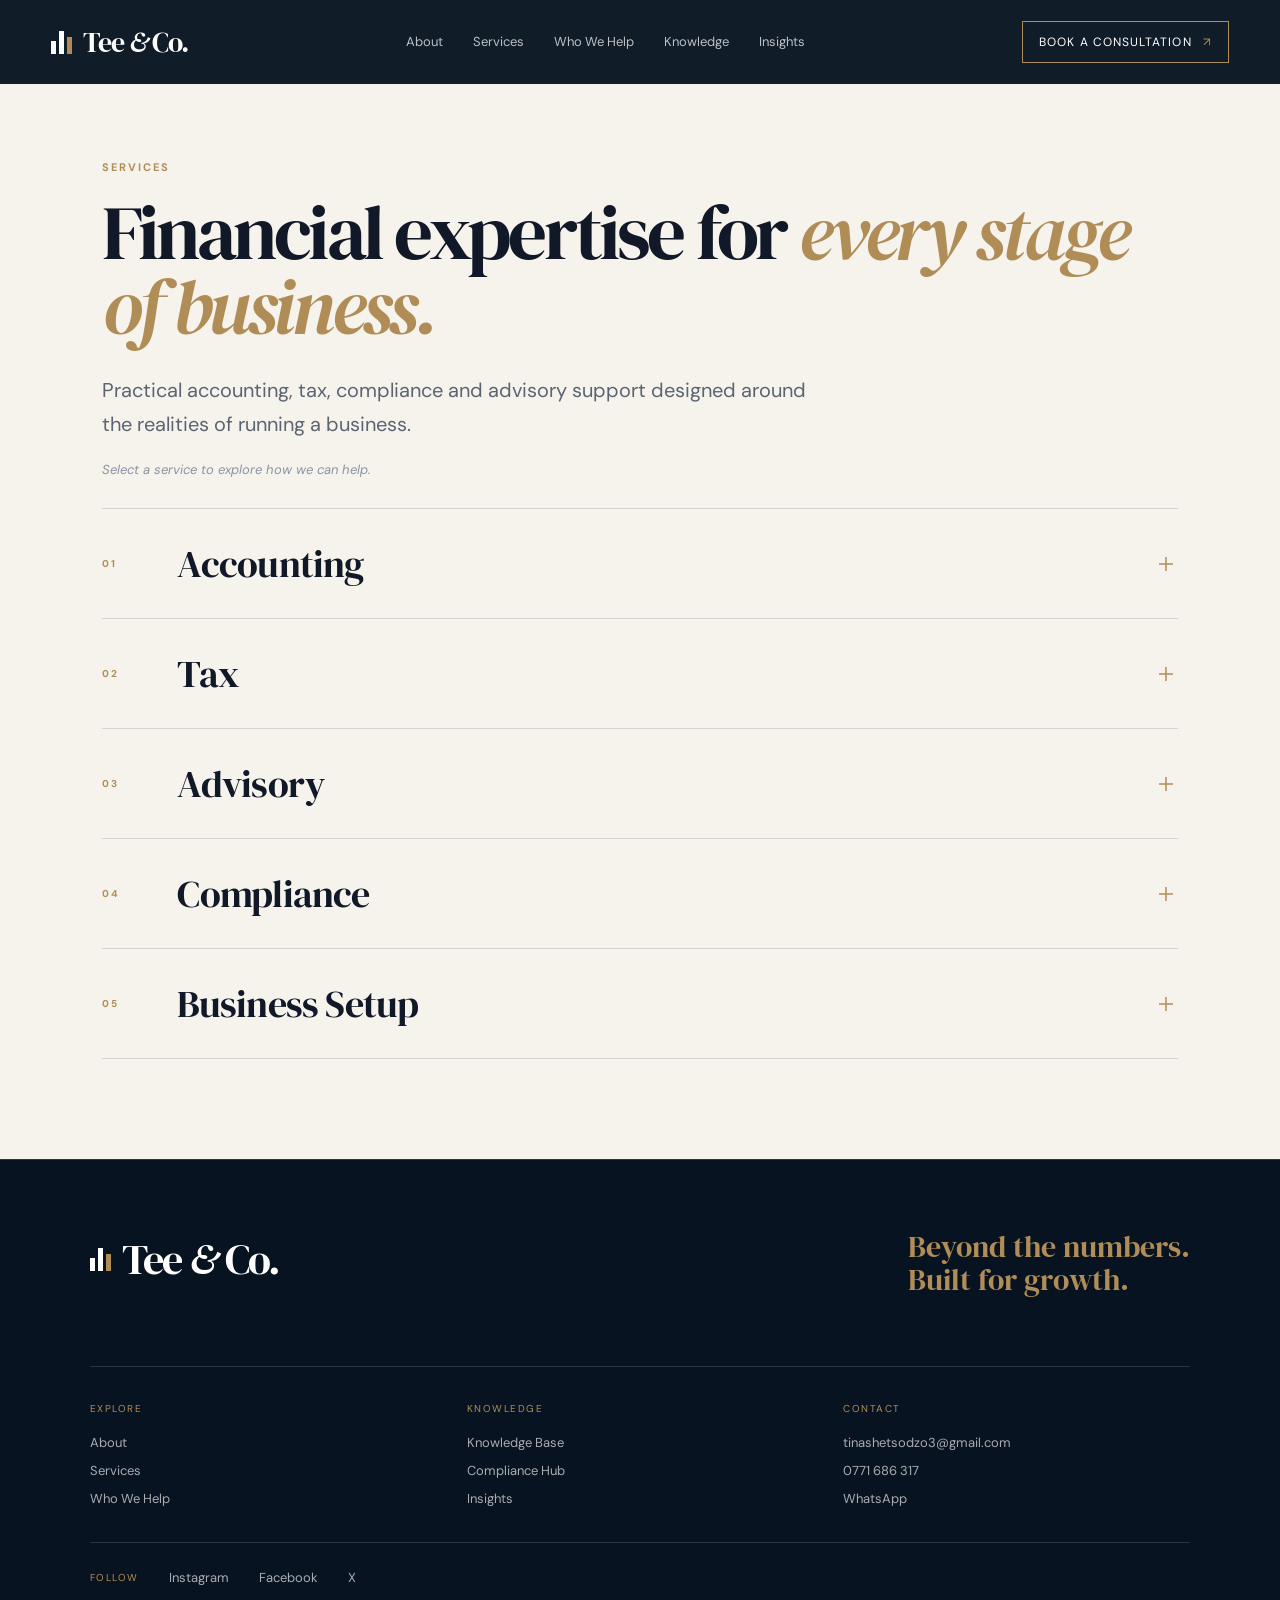
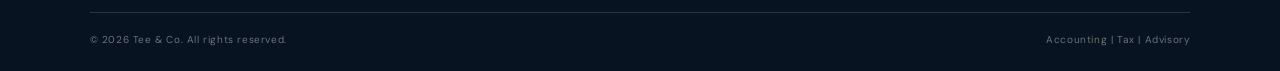
<file: services.html>
<!doctype html>
<html lang="en">
<head>
  <meta charset="UTF-8">
  <meta name="viewport" content="width=device-width,initial-scale=1">
  <meta name="description" content="Tee & Co. Services | Accounting, Tax, Advisory & Compliance. Practical financial expertise for every stage of business.">
  <title>Services | Tee & Co.</title>
  <link rel="icon" type="image/png" href="favicon.png">
  <link rel="apple-touch-icon" href="favicon.png">
  <link rel="preconnect" href="https://fonts.googleapis.com">
  <link rel="preconnect" href="https://fonts.gstatic.com" crossorigin>
  <link href="https://fonts.googleapis.com/css2?family=DM+Sans:wght@400;500;600;700&family=DM+Serif+Display:ital@0;1&display=swap" rel="stylesheet">
  <link rel="stylesheet" href="page-template.css">
</head>
<body>
  <div class="page-loader" aria-hidden="true"><img src="favicon.png" alt="" width="64" height="64"><i></i></div>
  <div class="scroll-progress"></div>

  <header class="site-header" id="top">
    <a class="brand" href="index.html" aria-label="Tee & Co. Home">
      <span class="brand-mark" aria-hidden="true"><i></i><i></i><i></i></span>
      <span>Tee <em>&</em> Co.</span>
    </a>
    <nav class="desktop-nav" aria-label="Main navigation">
      <a href="index.html#about">About</a><a href="services.html">Services</a><a href="who-we-help.html">Who We Help</a><a href="knowledge-base.html">Knowledge</a><a href="insights.html">Insights</a>
    </nav>
    <a href="contact.html" class="nav-cta magnetic">Book a Consultation <span>↗</span></a>
    <button class="menu-toggle" aria-label="Open menu" aria-expanded="false" aria-controls="mobile-menu"><span></span><span></span></button>
  </header>

  <aside class="mobile-menu" id="mobile-menu" aria-label="Mobile navigation">
    <a href="index.html#about">About</a><a href="services.html">Services</a><a href="who-we-help.html">Who We Help</a><a href="knowledge-base.html">Knowledge Base</a><a href="insights.html">Insights</a><a href="contact.html">Contact</a>
  </aside>
<main class="inner-page section-light">
  <div class="section-kicker reveal">SERVICES</div>
  <h1 class="display reveal" style="margin-top:22px">Financial expertise for <em>every stage of business.</em></h1>
  <p class="lead reveal">Practical accounting, tax, compliance and advisory support designed around the realities of running a business.</p>
  <p class="reveal audience-hint">Select a service to explore how we can help.</p>

  <div class="accordion" role="region" aria-label="Service categories">
    <!-- 01 ACCOUNTING -->
    <article class="accordion-item" data-accordion-item>
      <button class="accordion-trigger" aria-expanded="false" aria-controls="accordion-content-1">
        <span class="accordion-number">01</span>
        <strong>Accounting</strong>
        <span class="accordion-icon" aria-hidden="true">
          <svg width="24" height="24" viewBox="0 0 24 24" fill="none" stroke="currentColor" stroke-width="1.5"><path d="M12 5v14M5 12h14"/></svg>
        </span>
      </button>
      <div class="accordion-content" id="accordion-content-1" role="region" aria-hidden="true">
        <div class="accordion-inner">
          <h3 class="accordion-subtitle">Keep your financial records working for you.</h3>
          <p class="accordion-description">Good accounting is not about producing reports nobody reads.</p>
          <p class="accordion-description">It is about knowing what is happening inside your business.</p>
          <p class="accordion-description">We help organise the financial information behind your day-to-day operations so you have clearer records, stronger control and a more reliable foundation for decisions.</p>

          <div class="accordion-services">
            <h4 class="accordion-services-title">WHAT WE CAN HELP WITH</h4>
            <ul class="accordion-services-list">
              <li>Bookkeeping</li>
              <li>Accounts payable management</li>
              <li>Accounts receivable management</li>
              <li>Payroll management</li>
              <li>Financial statement preparation</li>
              <li>Management accounts</li>
              <li>Inventory management</li>
              <li>Bank reconciliations</li>
              <li>Financial record clean-up</li>
            </ul>
          </div>

          <div class="accordion-problems">
            <h4 class="accordion-problems-title">COMMON PROBLEMS WE HELP SOLVE</h4>
            <ul class="accordion-problems-list">
              <li>&ldquo;I don't know where the money is going.&rdquo;</li>
              <li>Books that are months behind</li>
              <li>Customers owing money with no clear follow-up</li>
              <li>Supplier balances that are difficult to track</li>
              <li>Business decisions being made without reliable numbers</li>
              <li>Tax periods becoming a scramble because records are incomplete</li>
            </ul>
          </div>

          <p class="accordion-goal"><strong>The outcome:</strong> Clearer financial visibility and organised records that support better decisions.</p>

          <a href="contact.html" class="btn btn-outline accordion-cta">Explore our accounting support <span>↗</span></a>
        </div>
      </div>
    </article>

    <!-- 02 TAX -->
    <article class="accordion-item" data-accordion-item>
      <button class="accordion-trigger" aria-expanded="false" aria-controls="accordion-content-2">
        <span class="accordion-number">02</span>
        <strong>Tax</strong>
        <span class="accordion-icon" aria-hidden="true">
          <svg width="24" height="24" viewBox="0 0 24 24" fill="none" stroke="currentColor" stroke-width="1.5"><path d="M12 5v14M5 12h14"/></svg>
        </span>
      </button>
      <div class="accordion-content" id="accordion-content-2" role="region" aria-hidden="true">
        <div class="accordion-inner">
          <h3 class="accordion-subtitle">Tax is easier to manage when the records behind it are right.</h3>
          <p class="accordion-description">For most businesses, tax problems do not begin with complicated calculations.</p>
          <p class="accordion-description">They begin with poor records, missed processes and uncertainty about what applies.</p>
          <p class="accordion-description">We help businesses organise the financial information and processes behind their tax responsibilities.</p>

          <div class="accordion-services">
            <h4 class="accordion-services-title">WHAT WE CAN HELP WITH</h4>
            <ul class="accordion-services-list">
              <li>Corporate income tax accounting</li>
              <li>VAT calculations</li>
              <li>VAT registration support</li>
              <li>TIN certificate applications</li>
              <li>Tax record organisation</li>
              <li>Tax planning support</li>
              <li>Compliance reviews</li>
              <li>Tax-related financial reporting support</li>
            </ul>
          </div>

          <div class="accordion-problems">
            <h4 class="accordion-problems-title">COMMON PROBLEMS WE HELP SOLVE</h4>
            <ul class="accordion-problems-list">
              <li>Uncertainty about VAT obligations</li>
              <li>Disorganised records at tax time</li>
              <li>Missing supporting documentation</li>
              <li>Difficulty understanding business tax responsibilities</li>
              <li>Registrations that have not been properly addressed</li>
              <li>Businesses operating reactively instead of preparing in advance</li>
            </ul>
          </div>

          <p class="accordion-goal"><strong>The outcome:</strong> A more organised and informed approach to tax responsibilities.</p>

          <a href="contact.html" class="btn btn-outline accordion-cta">Talk to us about tax support <span>↗</span></a>
        </div>
      </div>
    </article>

    <!-- 03 ADVISORY -->
    <article class="accordion-item" data-accordion-item>
      <button class="accordion-trigger" aria-expanded="false" aria-controls="accordion-content-3">
        <span class="accordion-number">03</span>
        <strong>Advisory</strong>
        <span class="accordion-icon" aria-hidden="true">
          <svg width="24" height="24" viewBox="0 0 24 24" fill="none" stroke="currentColor" stroke-width="1.5"><path d="M12 5v14M5 12h14"/></svg>
        </span>
      </button>
      <div class="accordion-content" id="accordion-content-3" role="region" aria-hidden="true">
        <div class="accordion-inner">
          <h3 class="accordion-subtitle">Numbers are more useful when they help you decide what to do next.</h3>
          <p class="accordion-description">Recording what happened is important.</p>
          <p class="accordion-description">Understanding what it means is where financial insight becomes valuable.</p>
          <p class="accordion-description">Advisory support helps business owners look beyond historical transactions and ask better questions about performance, cash, profitability and growth.</p>

          <div class="accordion-services">
            <h4 class="accordion-services-title">WHAT WE CAN HELP WITH</h4>
            <ul class="accordion-services-list">
              <li>Cash flow management</li>
              <li>Budgeting</li>
              <li>Financial forecasting</li>
              <li>Financial health checks</li>
              <li>Profitability analysis</li>
              <li>Cost analysis</li>
              <li>Working capital insight</li>
              <li>Management reporting</li>
              <li>Strategic financial support</li>
            </ul>
          </div>

          <div class="accordion-problems">
            <h4 class="accordion-problems-title">COMMON PROBLEMS WE HELP SOLVE</h4>
            <ul class="accordion-problems-list">
              <li>Growing revenue but constant cash pressure</li>
              <li>Not knowing which products or services are truly profitable</li>
              <li>Making expansion decisions without financial analysis</li>
              <li>No meaningful budget or forecast</li>
              <li>Difficulty understanding the financial consequences of major decisions</li>
              <li>Looking at numbers without knowing what they are telling you</li>
            </ul>
          </div>

          <p class="accordion-goal"><strong>The outcome:</strong> Better financial visibility for more informed business decisions.</p>

          <a href="contact.html" class="btn btn-outline accordion-cta">Talk strategy with us <span>↗</span></a>
        </div>
      </div>
    </article>

    <!-- 04 COMPLIANCE -->
    <article class="accordion-item" data-accordion-item>
      <button class="accordion-trigger" aria-expanded="false" aria-controls="accordion-content-4">
        <span class="accordion-number">04</span>
        <strong>Compliance</strong>
        <span class="accordion-icon" aria-hidden="true">
          <svg width="24" height="24" viewBox="0 0 24 24" fill="none" stroke="currentColor" stroke-width="1.5"><path d="M12 5v14M5 12h14"/></svg>
        </span>
      </button>
      <div class="accordion-content" id="accordion-content-4" role="region" aria-hidden="true">
        <div class="accordion-inner">
          <h3 class="accordion-subtitle">Compliance works best when it becomes part of how the business operates.</h3>
          <p class="accordion-description">Leaving compliance until there is a deadline, inspection or urgent request creates unnecessary pressure.</p>
          <p class="accordion-description">We help businesses bring greater structure to financial records and relevant compliance processes.</p>

          <div class="accordion-services">
            <h4 class="accordion-services-title">WHAT WE CAN HELP WITH</h4>
            <ul class="accordion-services-list">
              <li>Fiscalisation support</li>
              <li>Financial record organisation</li>
              <li>Compliance reviews</li>
              <li>VAT-related record support</li>
              <li>Tax documentation organisation</li>
              <li>Payroll record processes</li>
              <li>Business compliance guidance</li>
              <li>Practical process reviews</li>
            </ul>
          </div>

          <div class="accordion-fiscalisation">
            <h4 class="accordion-fiscalisation-title">FISCALISATION</h4>
            <p class="accordion-description">For fiscalisation technology and implementation, Tee & Co. works with <strong>FiscalStack Solutions</strong> as a fiscalisation technology partner.</p>
            <p class="accordion-description">The focus is on helping businesses understand how fiscalisation requirements fit into their actual sales and operational workflows.</p>
          </div>

          <div class="accordion-problems">
            <h4 class="accordion-problems-title">COMMON PROBLEMS WE HELP SOLVE</h4>
            <ul class="accordion-problems-list">
              <li>Compliance processes being handled at the last minute</li>
              <li>Disorganised financial documentation</li>
              <li>Uncertainty around fiscalisation</li>
              <li>Sales processes disconnected from compliance requirements</li>
              <li>Multiple systems creating unnecessary confusion</li>
              <li>Businesses unsure where their compliance gaps are</li>
            </ul>
          </div>

          <p class="accordion-goal"><strong>The outcome:</strong> More organised processes and a clearer view of areas that need attention.</p>

          <a href="knowledge-base.html#compliance" class="btn btn-outline accordion-cta">Explore compliance support <span>↗</span></a>
        </div>
      </div>
    </article>

    <!-- 05 BUSINESS SETUP -->
    <article class="accordion-item" data-accordion-item>
      <button class="accordion-trigger" aria-expanded="false" aria-controls="accordion-content-5">
        <span class="accordion-number">05</span>
        <strong>Business Setup</strong>
        <span class="accordion-icon" aria-hidden="true">
          <svg width="24" height="24" viewBox="0 0 24 24" fill="none" stroke="currentColor" stroke-width="1.5"><path d="M12 5v14M5 12h14"/></svg>
        </span>
      </button>
      <div class="accordion-content" id="accordion-content-5" role="region" aria-hidden="true">
        <div class="accordion-inner">
          <h3 class="accordion-subtitle">Starting properly is easier than fixing everything later.</h3>
          <p class="accordion-description">A new business has enough to worry about without discovering six months later that important financial and administrative foundations were overlooked.</p>
          <p class="accordion-description">We help new businesses put practical structures in place from the beginning.</p>

          <div class="accordion-services">
            <h4 class="accordion-services-title">WHAT WE CAN HELP WITH</h4>
            <ul class="accordion-services-list">
              <li>Company registration support</li>
              <li>TIN certificate applications</li>
              <li>VAT registration guidance</li>
              <li>Tax registration support</li>
              <li>Bookkeeping setup</li>
              <li>Basic accounting processes</li>
              <li>Financial record systems</li>
              <li>Payroll setup guidance</li>
              <li>Fiscalisation guidance</li>
            </ul>
          </div>

          <div class="accordion-problems">
            <h4 class="accordion-problems-title">COMMON PROBLEMS WE HELP SOLVE</h4>
            <ul class="accordion-problems-list">
              <li>Not knowing which registrations to start with</li>
              <li>Mixing personal and business finances</li>
              <li>Starting operations without proper record-keeping systems</li>
              <li>Leaving tax considerations until after the business is already trading</li>
              <li>Using disconnected spreadsheets and processes from day one</li>
              <li>Having to rebuild financial processes during growth</li>
            </ul>
          </div>

          <p class="accordion-goal"><strong>The outcome:</strong> A stronger financial and administrative foundation from the beginning.</p>

          <a href="contact.html" class="btn btn-outline accordion-cta">Start your business on stronger foundations <span>↗</span></a>
        </div>
      </div>
    </article>
  </div>
</main>
  <footer class="site-footer section-dark">
    <div class="footer-top"><a class="brand footer-brand" href="index.html"><span class="brand-mark"><i></i><i></i><i></i></span><span>Tee <em>&</em> Co.</span></a><p>Beyond the numbers.<br>Built for growth.</p></div>
    <div class="footer-grid"><div><span>EXPLORE</span><a href="index.html#about">About</a><a href="services.html">Services</a><a href="who-we-help.html">Who We Help</a></div><div><span>KNOWLEDGE</span><a href="knowledge-base.html">Knowledge Base</a><a href="knowledge-base.html#compliance">Compliance Hub</a><a href="insights.html">Insights</a></div><div><span>CONTACT</span><a href="mailto:tinashetsodzo3@gmail.com">tinashetsodzo3@gmail.com</a><a href="tel:+263771686317">0771 686 317</a><a href="https://wa.me/263771686317?text=Hello%20Tee%20%26%20Co.%2C%20I%20would%20like%20to%20enquire%20about%20your%20services." target="_blank" rel="noopener noreferrer">WhatsApp</a></div></div>
    <div class="footer-social"><span>FOLLOW</span><a href="https://www.instagram.com/teeandcoaccountancy?stkn=d2Z4d3ZwcTVhcW0z&amp;utm_source=qr" target="_blank" rel="noopener noreferrer">Instagram</a><a href="https://www.facebook.com/share/192JRvChkh/?mibextid=wwXIfr" target="_blank" rel="noopener noreferrer">Facebook</a><a href="https://x.com/TeeAndCoAcc" target="_blank" rel="noopener noreferrer">X</a></div>
    <div class="footer-bottom"><span>© <span id="year"></span> Tee & Co. All rights reserved.</span><span>Accounting | Tax | Advisory</span></div>
  </footer>
  <script src="script.js"></script>
</body></html>
</file>
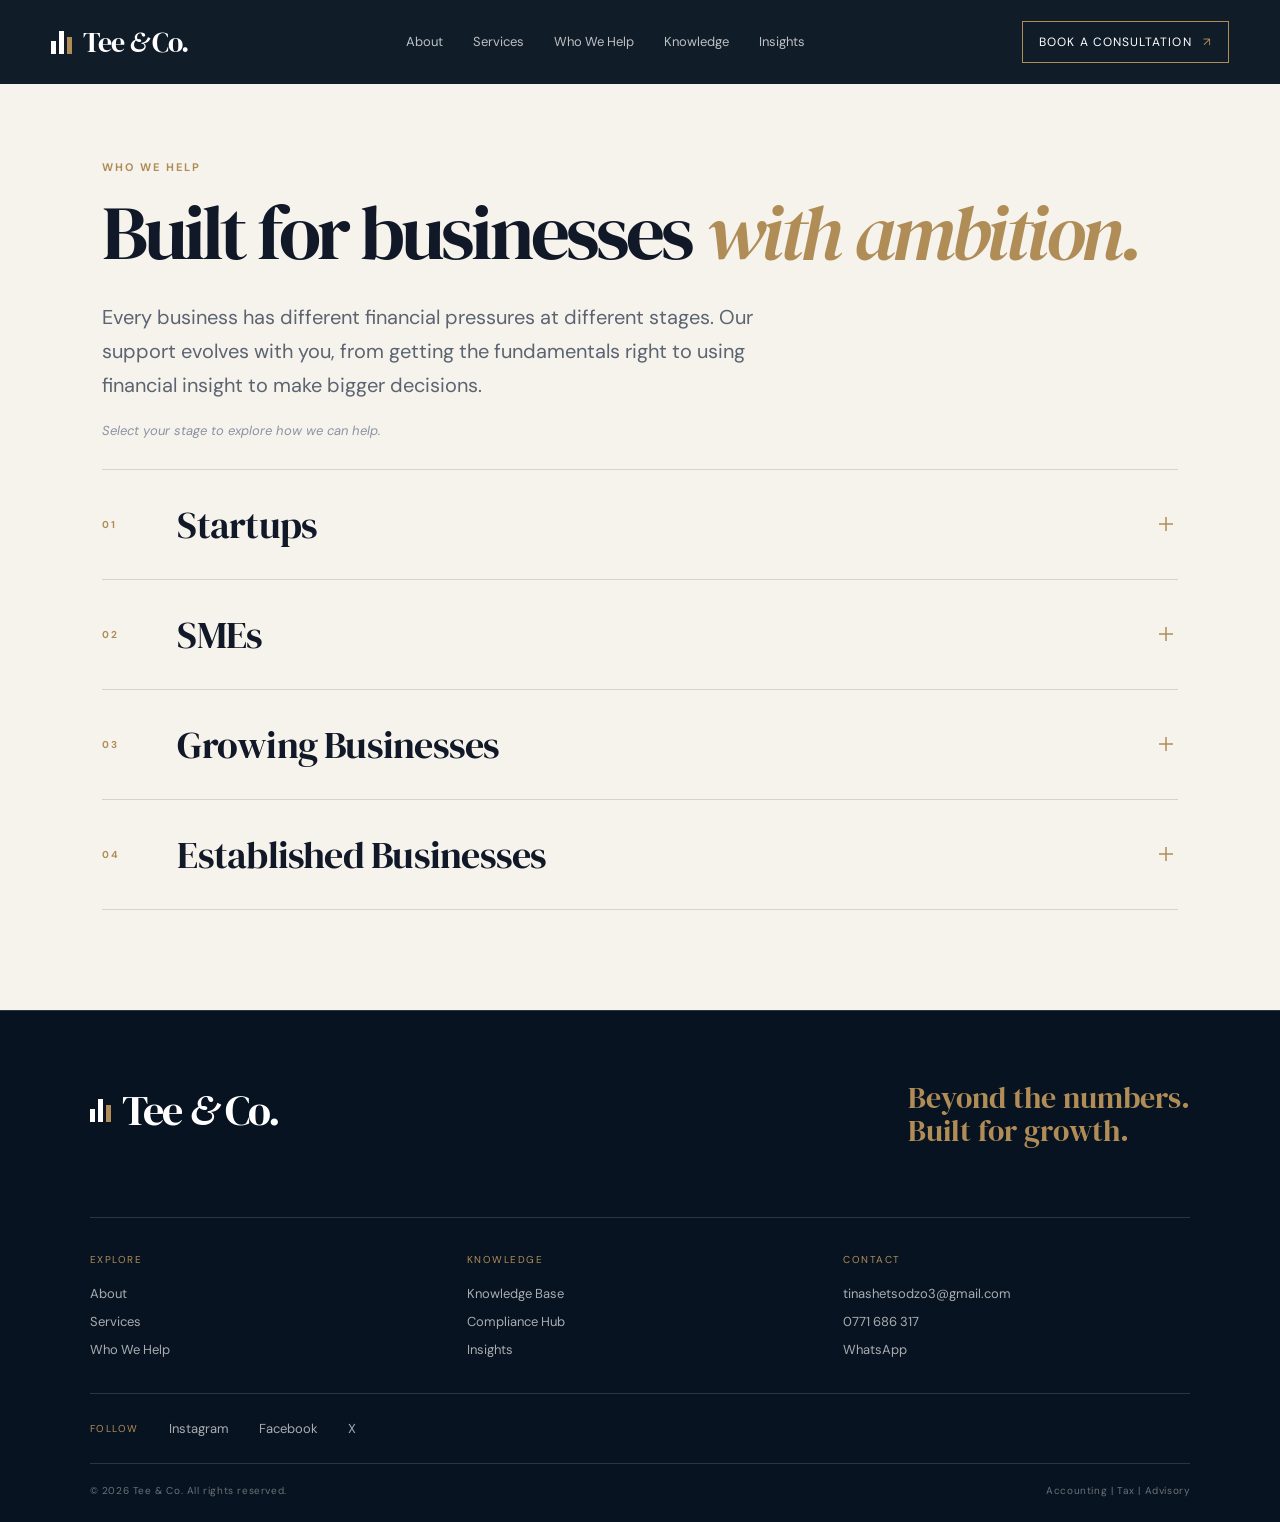
<file: who-we-help.html>
<!doctype html>
<html lang="en">
<head>
  <meta charset="UTF-8">
  <meta name="viewport" content="width=device-width,initial-scale=1">
  <meta name="description" content="Tee & Co. Who We Help | Startups, SMEs, Growing & Established Businesses. Financial support that evolves with your ambition.">
  <title>Who We Help | Tee & Co.</title>
  <link rel="icon" type="image/png" href="favicon.png">
  <link rel="apple-touch-icon" href="favicon.png">
  <link rel="preconnect" href="https://fonts.googleapis.com">
  <link rel="preconnect" href="https://fonts.gstatic.com" crossorigin>
  <link href="https://fonts.googleapis.com/css2?family=DM+Sans:wght@400;500;600;700&family=DM+Serif+Display:ital@0;1&display=swap" rel="stylesheet">
  <link rel="stylesheet" href="page-template.css">
</head>
<body>
  <div class="page-loader" aria-hidden="true"><img src="favicon.png" alt="" width="64" height="64"><i></i></div>
  <div class="scroll-progress"></div>

  <header class="site-header" id="top">
    <a class="brand" href="index.html" aria-label="Tee & Co. Home">
      <span class="brand-mark" aria-hidden="true"><i></i><i></i><i></i></span>
      <span>Tee <em>&</em> Co.</span>
    </a>
    <nav class="desktop-nav" aria-label="Main navigation">
      <a href="index.html#about">About</a><a href="services.html">Services</a><a href="who-we-help.html">Who We Help</a><a href="knowledge-base.html">Knowledge</a><a href="insights.html">Insights</a>
    </nav>
    <a href="contact.html" class="nav-cta magnetic">Book a Consultation <span>↗</span></a>
    <button class="menu-toggle" aria-label="Open menu" aria-expanded="false" aria-controls="mobile-menu"><span></span><span></span></button>
  </header>

  <aside class="mobile-menu" id="mobile-menu" aria-label="Mobile navigation">
    <a href="index.html#about">About</a><a href="services.html">Services</a><a href="who-we-help.html">Who We Help</a><a href="knowledge-base.html">Knowledge Base</a><a href="insights.html">Insights</a><a href="contact.html">Contact</a>
  </aside>
<main class="inner-page section-light">
  <div class="section-kicker reveal">WHO WE HELP</div>
  <h1 class="display reveal" style="margin-top:22px">Built for businesses <em>with ambition.</em></h1>
  <p class="lead reveal">Every business has different financial pressures at different stages. Our support evolves with you, from getting the fundamentals right to using financial insight to make bigger decisions.</p>
  <p class="reveal audience-hint">Select your stage to explore how we can help.</p>

  <div class="accordion" role="region" aria-label="Business stages">
    <!-- 01 STARTUPS -->
    <article class="accordion-item" data-accordion-item>
      <button class="accordion-trigger" aria-expanded="false" aria-controls="accordion-content-1">
        <span class="accordion-number">01</span>
        <strong>Startups</strong>
        <span class="accordion-icon" aria-hidden="true">
          <svg width="24" height="24" viewBox="0 0 24 24" fill="none" stroke="currentColor" stroke-width="1.5"><path d="M12 5v14M5 12h14"/></svg>
        </span>
      </button>
      <div class="accordion-content" id="accordion-content-1" role="region" aria-hidden="true">
        <div class="accordion-inner">
          <h3 class="accordion-subtitle">Build it properly from the beginning.</h3>
          <p class="accordion-description">Starting a business involves more than getting customers and making sales. The financial foundations you establish early can save you significant time and expense later.</p>
          <p class="accordion-description">We help startups put structure around the essentials before poor habits become expensive problems.</p>

          <div class="accordion-services">
            <h4 class="accordion-services-title">WE CAN HELP WITH</h4>
            <ul class="accordion-services-list">
              <li>Company registration support</li>
              <li>TIN certificate applications</li>
              <li>VAT registration guidance</li>
              <li>Bookkeeping setup</li>
              <li>Basic accounting processes</li>
              <li>Payroll setup</li>
              <li>Financial record-keeping systems</li>
              <li>Fiscalisation guidance</li>
            </ul>
          </div>

          <p class="accordion-goal"><strong>The goal:</strong> Start with a business structure that is ready to grow, not one that needs rebuilding later.</p>

          <a href="contact.html" class="btn btn-outline accordion-cta">Talk to us about getting started <span>→</span></a>
        </div>
      </div>
    </article>

    <!-- 02 SMEs -->
    <article class="accordion-item" data-accordion-item>
      <button class="accordion-trigger" aria-expanded="false" aria-controls="accordion-content-2">
        <span class="accordion-number">02</span>
        <strong>SMEs</strong>
        <span class="accordion-icon" aria-hidden="true">
          <svg width="24" height="24" viewBox="0 0 24 24" fill="none" stroke="currentColor" stroke-width="1.5"><path d="M12 5v14M5 12h14"/></svg>
        </span>
      </button>
      <div class="accordion-content" id="accordion-content-2" role="region" aria-hidden="true">
        <div class="accordion-inner">
          <h3 class="accordion-subtitle">Bring order to the numbers behind the business.</h3>
          <p class="accordion-description">Most SMEs reach a point where managing finances through memory, bank notifications and scattered spreadsheets stops working.</p>
          <p class="accordion-description">The business is moving, but the financial structure has not kept up.</p>
          <p class="accordion-description">We help bring consistency to the day-to-day financial work that keeps a business informed and compliant.</p>

          <div class="accordion-services">
            <h4 class="accordion-services-title">WE CAN HELP WITH</h4>
            <ul class="accordion-services-list">
              <li>Ongoing bookkeeping</li>
              <li>Accounts payable management</li>
              <li>Accounts receivable management</li>
              <li>Payroll management</li>
              <li>VAT calculations</li>
              <li>Tax accounting support</li>
              <li>Financial statement preparation</li>
              <li>Inventory management</li>
              <li>Fiscalisation support</li>
            </ul>
          </div>

          <p class="accordion-goal"><strong>The goal:</strong> Give business owners a clearer picture of what is happening financially without turning administration into a full-time job.</p>

          <a href="contact.html" class="btn btn-outline accordion-cta">Talk to us about your business <span>→</span></a>
        </div>
      </div>
    </article>

    <!-- 03 GROWING BUSINESSES -->
    <article class="accordion-item" data-accordion-item>
      <button class="accordion-trigger" aria-expanded="false" aria-controls="accordion-content-3">
        <span class="accordion-number">03</span>
        <strong>Growing Businesses</strong>
        <span class="accordion-icon" aria-hidden="true">
          <svg width="24" height="24" viewBox="0 0 24 24" fill="none" stroke="currentColor" stroke-width="1.5"><path d="M12 5v14M5 12h14"/></svg>
        </span>
      </button>
      <div class="accordion-content" id="accordion-content-3" role="region" aria-hidden="true">
        <div class="accordion-inner">
          <h3 class="accordion-subtitle">Growth needs more than good sales.</h3>
          <p class="accordion-description">Growth can expose weaknesses that were manageable when the business was smaller.</p>
          <p class="accordion-description">More customers can mean more cash tied up in stock. More revenue can mean more pressure on working capital. More employees bring greater payroll responsibilities.</p>
          <p class="accordion-description">At this stage, looking backwards is no longer enough. You need financial information that helps you look ahead.</p>

          <div class="accordion-services">
            <h4 class="accordion-services-title">WE CAN HELP WITH</h4>
            <ul class="accordion-services-list">
              <li>Management accounts</li>
              <li>Budgeting</li>
              <li>Cash flow analysis</li>
              <li>Financial forecasting</li>
              <li>Profitability analysis</li>
              <li>Working capital management</li>
              <li>Financial process improvement</li>
              <li>Compliance reviews</li>
            </ul>
          </div>

          <p class="accordion-goal"><strong>The goal:</strong> Turn financial information into something useful for making decisions about growth.</p>

          <a href="contact.html" class="btn btn-outline accordion-cta">Plan your next stage <span>→</span></a>
        </div>
      </div>
    </article>

    <!-- 04 ESTABLISHED BUSINESSES -->
    <article class="accordion-item" data-accordion-item>
      <button class="accordion-trigger" aria-expanded="false" aria-controls="accordion-content-4">
        <span class="accordion-number">04</span>
        <strong>Established Businesses</strong>
        <span class="accordion-icon" aria-hidden="true">
          <svg width="24" height="24" viewBox="0 0 24 24" fill="none" stroke="currentColor" stroke-width="1.5"><path d="M12 5v14M5 12h14"/></svg>
        </span>
      </button>
      <div class="accordion-content" id="accordion-content-4" role="region" aria-hidden="true">
        <div class="accordion-inner">
          <h3 class="accordion-subtitle">Better decisions start with better financial visibility.</h3>
          <p class="accordion-description">Established businesses face more complex decisions. Expansion. Investment. Cost control. New products. New markets. Restructuring.</p>
          <p class="accordion-description">These decisions should not be made based purely on instinct.</p>
          <p class="accordion-description">We provide financial insight and advisory support that helps leadership understand performance and evaluate opportunities more clearly.</p>

          <div class="accordion-services">
            <h4 class="accordion-services-title">WE CAN HELP WITH</h4>
            <ul class="accordion-services-list">
              <li>Financial performance analysis</li>
              <li>Strategic financial advisory</li>
              <li>Advanced management reporting</li>
              <li>Budgeting and forecasting</li>
              <li>Cash flow planning</li>
              <li>Cost and profitability analysis</li>
              <li>Financial process reviews</li>
              <li>Compliance and risk discussions</li>
            </ul>
          </div>

          <p class="accordion-goal"><strong>The goal:</strong> Move beyond simply recording what happened and start using financial insight to shape what happens next.</p>

          <a href="contact.html" class="btn btn-outline accordion-cta">Talk strategy with us <span>→</span></a>
        </div>
      </div>
    </article>
  </div>
</main>
  <footer class="site-footer section-dark">
    <div class="footer-top"><a class="brand footer-brand" href="index.html"><span class="brand-mark"><i></i><i></i><i></i></span><span>Tee <em>&</em> Co.</span></a><p>Beyond the numbers.<br>Built for growth.</p></div>
    <div class="footer-grid"><div><span>EXPLORE</span><a href="index.html#about">About</a><a href="services.html">Services</a><a href="who-we-help.html">Who We Help</a></div><div><span>KNOWLEDGE</span><a href="knowledge-base.html">Knowledge Base</a><a href="knowledge-base.html#compliance">Compliance Hub</a><a href="insights.html">Insights</a></div><div><span>CONTACT</span><a href="mailto:tinashetsodzo3@gmail.com">tinashetsodzo3@gmail.com</a><a href="tel:+263771686317">0771 686 317</a><a href="https://wa.me/263771686317?text=Hello%20Tee%20%26%20Co.%2C%20I%20would%20like%20to%20enquire%20about%20your%20services." target="_blank" rel="noopener noreferrer">WhatsApp</a></div></div>
    <div class="footer-social"><span>FOLLOW</span><a href="https://www.instagram.com/teeandcoaccountancy?stkn=d2Z4d3ZwcTVhcW0z&amp;utm_source=qr" target="_blank" rel="noopener noreferrer">Instagram</a><a href="https://www.facebook.com/share/192JRvChkh/?mibextid=wwXIfr" target="_blank" rel="noopener noreferrer">Facebook</a><a href="https://x.com/TeeAndCoAcc" target="_blank" rel="noopener noreferrer">X</a></div>
    <div class="footer-bottom"><span>© <span id="year"></span> Tee & Co. All rights reserved.</span><span>Accounting | Tax | Advisory</span></div>
  </footer>
  <script src="script.js"></script>
</body></html>
</file>
<file: styles.css>
:root{--navy:#081321;--navy-2:#0d1b2d;--ink:#111827;--ivory:#f6f3ed;--white:#fff;--gold:#b08d57;--gold-soft:#c9aa79;--line:rgba(8,19,33,.14);--light-line:rgba(255,255,255,.14);--serif:'DM Serif Display',Georgia,serif;--sans:'DM Sans',Arial,sans-serif}*{box-sizing:border-box}html{scroll-behavior:smooth}body{margin:0;background:var(--ivory);color:var(--ink);font-family:var(--sans);overflow-x:hidden}a{color:inherit;text-decoration:none}.page-loader{position:fixed;inset:0;background:var(--navy);z-index:1000;display:grid;place-items:center;transition:transform .7s cubic-bezier(.77,0,.18,1)}.page-loader img{width:64px;height:64px;position:relative;z-index:2}.page-loader i{position:absolute;width:1px;height:0;background:var(--gold);transition:height .45s ease}.page-loader.loaded{transform:translateY(-100%)}.scroll-progress{position:fixed;top:0;left:0;height:2px;background:var(--gold);width:0;z-index:1001}.site-header{height:84px;padding:0 clamp(24px,4vw,72px);position:fixed;top:0;width:100%;display:flex;align-items:center;justify-content:space-between;z-index:100;background:rgba(8,19,33,.96);color:var(--white);border-bottom:1px solid transparent;transition:.35s}.site-header.scrolled{height:70px;border-color:var(--light-line)}.brand{display:flex;align-items:center;gap:11px;font:28px var(--serif);letter-spacing:-.04em;white-space:nowrap}.brand em{font-style:italic}.brand-mark{display:flex;gap:3px;align-items:flex-end;height:24px}.brand-mark i{display:block;width:5px;background:currentColor}.brand-mark i:nth-child(1){height:13px}.brand-mark i:nth-child(2){height:23px}.brand-mark i:nth-child(3){height:17px;background:var(--gold)}.desktop-nav{display:flex;gap:30px;font-size:13px;color:rgba(255,255,255,.72)}.desktop-nav a{transition:.25s}.desktop-nav a:hover{color:var(--gold)}.nav-cta{font-size:12px;text-transform:uppercase;letter-spacing:.09em;border:1px solid var(--gold);padding:12px 16px}.nav-cta span{color:var(--gold);margin-left:7px}.menu-toggle,.mobile-menu{display:none}.section-dark{background:var(--navy);color:var(--white)}.section-light{background:var(--ivory);color:var(--ink)}.section-gold{background:var(--gold);color:var(--navy)}.hero{min-height:100svh;position:relative;display:flex;align-items:center;padding:130px clamp(24px,11vw,180px) 80px;overflow:hidden}.hero-inner{position:relative;z-index:2;max-width:900px}.eyebrow,.section-kicker{font-size:11px;letter-spacing:.18em;text-transform:uppercase;font-weight:700;color:var(--gold);display:flex;align-items:center;gap:11px}.eyebrow b{width:4px;height:4px;background:var(--gold);display:inline-block}.hero-title{font:clamp(64px,9vw,150px)/.9 var(--serif);letter-spacing:-.055em;margin:26px 0}.hero-title span{display:block}.accent-line{font-style:italic;color:var(--gold)}.hero-copy{max-width:530px;font-size:18px;line-height:1.7;color:rgba(255,255,255,.7);margin:0 0 32px}.hero-actions{display:flex;align-items:center;gap:28px}.btn{display:inline-flex;align-items:center;gap:18px;padding:17px 23px;text-transform:uppercase;letter-spacing:.12em;font-size:11px;font-weight:700;border:1px solid transparent;transition:transform .25s,background .25s,color .25s}.btn span{font-size:17px}.btn-gold{background:var(--gold);color:var(--navy)}.btn-dark{background:var(--navy);color:var(--white)}.btn-outline{border-color:var(--ink)}.btn:hover{transform:translateY(-3px)}.text-link{display:inline-flex;gap:10px;align-items:center;text-transform:uppercase;letter-spacing:.11em;font-size:11px;font-weight:700;border-bottom:1px solid currentColor;padding-bottom:7px}.text-link span{font-size:15px}.text-link.light{color:var(--white)}.architectural-lines{position:absolute;inset:0;opacity:.7;background-image:linear-gradient(90deg,transparent 0,transparent calc(100% - 1px),rgba(255,255,255,.07) calc(100% - 1px)),linear-gradient(0deg,transparent 0,transparent calc(100% - 1px),rgba(255,255,255,.04) calc(100% - 1px));background-size:20vw 100%,100% 20vh}.lines-a:before,.lines-a:after{content:"";position:absolute;border:1px solid rgba(255,255,255,.08);width:42vw;height:42vw;transform:rotate(45deg)}.lines-a:before{right:-22vw;top:-20vw}.lines-a:after{left:-28vw;bottom:-35vw}.hero-side-type{position:absolute;right:28px;top:50%;writing-mode:vertical-rl;font-size:9px;letter-spacing:.25em;color:rgba(255,255,255,.3)}.hero-index{position:absolute;right:5vw;bottom:45px;display:flex;gap:10px;align-items:center;font-size:10px;color:rgba(255,255,255,.5)}.hero-index i{display:block;width:70px;height:1px;background:var(--gold)}.scroll-cue{position:absolute;left:5vw;bottom:45px;font-size:9px;letter-spacing:.2em;color:rgba(255,255,255,.55);display:flex;align-items:center;gap:12px}.scroll-cue i{display:block;width:1px;height:45px;background:var(--gold);animation:linePulse 1.7s infinite}@keyframes linePulse{50%{transform:scaleY(.45);transform-origin:top}}.problem{padding:150px clamp(24px,7vw,110px);position:relative}.problem-grid{display:grid;grid-template-columns:1.1fr .9fr;gap:80px;margin-top:35px}.display{font:clamp(48px,6vw,96px)/.96 var(--serif);letter-spacing:-.05em;margin:0}.display em{font-style:italic;color:var(--gold)}.problem-copy{border-left:1px solid var(--line);padding-left:45px;align-self:end}.problem-list{display:flex;flex-wrap:wrap;gap:10px;margin-bottom:35px}.problem-list span{border:1px solid var(--line);padding:10px 13px;font-size:12px}.problem-copy p{font-size:18px;line-height:1.7;color:#4b5563}.problem-copy strong{font:28px/1.2 var(--serif);display:block;margin-top:32px}.section-number{position:absolute;right:5vw;bottom:40px;font:120px var(--serif);color:rgba(8,19,33,.05)}.intro{min-height:82vh;padding:130px 24px;display:grid;place-items:center;text-align:center;position:relative;overflow:hidden}.center-content{max-width:850px;position:relative;z-index:2}.center-content .eyebrow{justify-content:center}.center-content .display{margin:25px 0}.center-content p{max-width:650px;margin:0 auto 30px;line-height:1.75;color:rgba(255,255,255,.68);font-size:17px}.intro-geometry span{position:absolute;border:1px solid rgba(255,255,255,.08);width:26vw;height:26vw;transform:rotate(45deg)}.intro-geometry span:nth-child(1){left:-9vw;top:15%}.intro-geometry span:nth-child(2){right:-9vw;bottom:10%}.intro-geometry span:nth-child(3){width:12vw;height:12vw;left:50%;top:-8vw}.services{padding:140px clamp(24px,7vw,110px)}.services-head,.knowledge-top{display:flex;justify-content:space-between;gap:60px;align-items:end;margin-bottom:70px}.services-head p,.knowledge-top>p{max-width:400px;line-height:1.7;color:#56606e}.service-grid{display:grid;grid-template-columns:repeat(3,1fr);gap:16px}.service-card{border:1px solid var(--line);padding:32px;min-height:480px;display:flex;flex-direction:column;transition:transform .4s,border-color .4s}.service-card:hover{transform:translateY(-8px);border-color:var(--gold)}.service-card.dark-card{background:var(--navy);color:var(--white);border-color:var(--navy)}.service-no{font-size:11px;color:var(--gold);margin-bottom:auto}.service-card h3{font:clamp(36px,4vw,56px)/1 var(--serif);margin:60px 0 15px}.service-card p{line-height:1.6;color:#5a6471}.dark-card p{color:rgba(255,255,255,.65)}.service-card ul{list-style:none;padding:0;margin:22px 0}.service-card li{font-size:12px;border-top:1px solid currentColor;padding:10px 0;opacity:.8}.service-card a{margin-top:auto;font-size:11px;text-transform:uppercase;letter-spacing:.1em;font-weight:700;color:var(--gold)}.section-cta{text-align:center;margin-top:45px}.statement{padding:140px clamp(24px,7vw,110px);position:relative;overflow:hidden}.statement-frame{position:absolute;inset:9%;border:1px solid rgba(255,255,255,.08);pointer-events:none}.statement-title{font:clamp(45px,6.5vw,105px)/.98 var(--serif);letter-spacing:-.05em;position:relative;z-index:1;margin:25px 0 100px}.statement-title em{font-style:italic;color:var(--gold)}.outcome-grid{display:grid;grid-template-columns:repeat(4,1fr);gap:35px;position:relative;z-index:1}.outcome-grid>div{border-top:1px solid var(--light-line);padding-top:18px}.outcome-grid span{color:var(--gold);font-size:10px}.outcome-grid h3{font:34px var(--serif);margin:38px 0 8px}.outcome-grid p{font-size:13px;line-height:1.6;color:rgba(255,255,255,.6)}.audience{padding:140px clamp(24px,7vw,110px);display:grid;grid-template-columns:.9fr 1.1fr;gap:110px}.audience-copy p{max-width:450px;line-height:1.7;color:#596270;margin:28px 0}.stage-list{border-top:1px solid var(--line)}.stage{display:grid;grid-template-columns:55px 1fr 130px;gap:10px;align-items:center;padding:28px 0;border-bottom:1px solid var(--line);transition:padding .3s,color .3s}.stage:hover{padding-left:12px;color:var(--gold)}.stage span{font-size:10px;color:var(--gold)}.stage strong{font:clamp(28px,3vw,48px) var(--serif)}.stage em{font-size:11px;text-align:right;color:#667080}.knowledge{padding:140px clamp(24px,7vw,110px)}.knowledge-top>p{color:rgba(255,255,255,.62)}.knowledge-grid{display:grid;grid-template-columns:repeat(4,1fr);border-top:1px solid var(--light-line);border-left:1px solid var(--light-line)}.knowledge-card{min-height:280px;padding:28px;border-right:1px solid var(--light-line);border-bottom:1px solid var(--light-line);position:relative;transition:background .35s}.knowledge-card:hover{background:#0f2035}.knowledge-card span{font-size:10px;color:var(--gold)}.knowledge-card h3{font:34px/1.05 var(--serif);margin:70px 0 12px}.knowledge-card p{font-size:13px;line-height:1.6;color:rgba(255,255,255,.55)}.knowledge-card i{position:absolute;right:25px;bottom:22px;color:var(--gold);font-style:normal}.knowledge-bottom{display:flex;justify-content:space-between;align-items:center;padding-top:30px}.knowledge-bottom p{font:26px var(--serif);margin:0}.compliance{min-height:700px;padding:120px clamp(24px,14vw,220px);position:relative;overflow:hidden}.compliance-index{position:absolute;right:7vw;bottom:-80px;font:600px/.8 var(--serif);color:rgba(8,19,33,.08)}.compliance-content{position:relative;z-index:1;max-width:800px}.compliance-content .display{margin:22px 0}.compliance-content p{max-width:560px;line-height:1.7;font-size:17px}.check-list{display:flex;flex-wrap:wrap;gap:10px;margin:32px 0}.check-list span{border:1px solid rgba(8,19,33,.35);padding:10px 13px;font-size:11px}.process{padding:140px clamp(24px,7vw,110px)}.process .display{margin:22px 0 75px}.process-track{display:grid;grid-template-columns:repeat(4,1fr);gap:25px}.process-step{border-top:2px solid var(--ink);padding-top:18px;position:relative}.process-step span{font-size:10px;color:var(--gold)}.process-step h3{font:30px/1.08 var(--serif);margin:40px 0 12px}.process-step p{font-size:13px;line-height:1.6;color:#596270}.insights{padding:130px clamp(24px,7vw,110px);border-top:1px solid var(--line)}.insights-head{display:flex;justify-content:space-between;align-items:end;margin-bottom:60px}.article-grid{display:grid;grid-template-columns:1.3fr .7fr;gap:16px}.article-feature{background:var(--navy);color:var(--white);min-height:470px;padding:40px;display:flex;flex-direction:column;position:relative}.article-meta{font-size:10px;letter-spacing:.12em;color:var(--gold)}.article-meta span{float:right;color:rgba(255,255,255,.35)}.article-feature h3{font:clamp(42px,5vw,76px)/.95 var(--serif);letter-spacing:-.04em;max-width:760px;margin:auto 0 15px}.article-feature p{color:rgba(255,255,255,.6);max-width:500px;line-height:1.6}.article-feature i,.article-small i{font-style:normal;color:var(--gold);font-size:22px}.article-feature i{position:absolute;right:35px;bottom:30px}.article-small{border:1px solid var(--line);padding:30px;min-height:227px;display:flex;flex-direction:column}.article-small+ .article-small{margin-top:16px}.article-small span{font-size:10px;color:var(--gold)}.article-small h3{font:30px/1.05 var(--serif);margin:auto 0}.article-small i{text-align:right}.final-cta{padding:150px clamp(24px,14vw,220px);position:relative;overflow:hidden}.final-cta .display{margin:22px 0}.final-cta>p:not(.section-kicker){max-width:570px;color:rgba(255,255,255,.65);line-height:1.7;font-size:17px}.contact-actions{display:flex;align-items:center;gap:35px;margin:35px 0}.contact-direct{font:30px var(--serif)}.email-link{font-size:12px;letter-spacing:.06em;border-bottom:1px solid var(--gold);padding-bottom:6px}.cta-geometry i{position:absolute;border:1px solid rgba(255,255,255,.08);width:300px;height:300px;transform:rotate(45deg)}.cta-geometry i:nth-child(1){right:-80px;top:-150px}.cta-geometry i:nth-child(2){right:160px;bottom:-250px}.cta-geometry i:nth-child(3){left:-200px;bottom:-150px}.site-footer{padding:70px clamp(24px,7vw,110px) 25px;border-top:1px solid var(--light-line)}.footer-top{display:flex;justify-content:space-between;align-items:start;padding-bottom:70px}.footer-brand{font-size:42px}.footer-top p{font:30px/1.1 var(--serif);margin:0;color:var(--gold)}.footer-grid{display:grid;grid-template-columns:repeat(3,1fr);border-top:1px solid var(--light-line);padding:35px 0;gap:30px}.footer-grid div{display:flex;flex-direction:column;gap:11px}.footer-grid span{font-size:10px;letter-spacing:.15em;color:var(--gold);margin-bottom:8px}.footer-grid a{font-size:13px;color:rgba(255,255,255,.65)}.footer-grid a:hover{color:var(--white)}.footer-bottom{border-top:1px solid var(--light-line);padding-top:20px;display:flex;justify-content:space-between;font-size:10px;letter-spacing:.06em;color:rgba(255,255,255,.4)}.footer-social{border-top:1px solid var(--light-line);padding:26px 0;display:flex;align-items:center;gap:30px}.footer-social span{font-size:10px;letter-spacing:.15em;color:var(--gold);text-transform:uppercase}.footer-social a{font-size:13px;color:rgba(255,255,255,.65);transition:.25s;text-transform:capitalize}.footer-social a:hover{color:var(--gold)}.social-links{display:flex;gap:18px;margin-top:40px}.social-links a{font-size:13px;letter-spacing:.03em;color:#5b6470;transition:.25s;border-bottom:1px solid transparent}.social-links a:hover{color:var(--gold);border-color:var(--gold)}.reveal{opacity:0;transform:translateY(25px);transition:opacity .8s ease,transform .8s cubic-bezier(.2,.7,.2,1)}.reveal.visible{opacity:1;transform:none}.reveal-text{animation:heroIn 1s .4s both;transform:translateY(115%);opacity:0}.hero-title .reveal-text:nth-child(2){animation-delay:.55s}@keyframes heroIn{to{transform:none;opacity:1}}@media(max-width:900px){.desktop-nav,.nav-cta{display:none}.menu-toggle{display:flex;background:none;border:0;flex-direction:column;gap:6px;padding:8px}.menu-toggle span{display:block;width:24px;height:1px;background:#fff}.mobile-menu{display:flex;position:fixed;inset:70px 0 auto;background:var(--navy);z-index:90;flex-direction:column;padding:30px;gap:22px;transform:translateY(-130%);transition:.4s}.mobile-menu.open{transform:none}.mobile-menu a{color:#fff;font:34px var(--serif)}.problem-grid,.audience{grid-template-columns:1fr;gap:50px}.problem-copy{padding-left:0;border-left:0;border-top:1px solid var(--line);padding-top:30px}.services-head,.knowledge-top{display:block}.services-head p,.knowledge-top>p{margin-top:25px}.service-grid,.outcome-grid,.process-track{grid-template-columns:1fr 1fr}.knowledge-grid{grid-template-columns:1fr 1fr}.audience{padding-top:100px;padding-bottom:100px}.article-grid{grid-template-columns:1fr}.article-small+ .article-small{margin-top:0}.article-grid{gap:16px}.article-feature{min-height:400px}.compliance{padding-left:8vw}.stage strong{font-size:34px}}@media(max-width:600px){.hero{padding-left:24px;padding-right:24px}.hero-title{font-size:64px}.hero-actions,.contact-actions{align-items:flex-start;flex-direction:column}.hero-side-type,.scroll-cue{display:none}.problem,.services,.statement,.knowledge,.process,.insights,.site-footer{padding-left:24px;padding-right:24px}.service-grid,.outcome-grid,.process-track,.knowledge-grid{grid-template-columns:1fr}.service-card{min-height:420px}.statement-title{margin-bottom:60px}.outcome-grid{gap:28px}.stage{grid-template-columns:35px 1fr}.stage em{display:none}.knowledge-bottom,.footer-top,.footer-bottom{display:block}.knowledge-bottom .text-link{margin-top:20px}.article-feature{padding:28px;min-height:420px}.footer-top p{margin-top:35px}.footer-grid{grid-template-columns:1fr 1fr}.footer-bottom span:last-child{margin-top:10px;display:block}.footer-social{flex-wrap:wrap;row-gap:12px}.final-cta{padding-left:24px;padding-right:24px}.compliance{min-height:620px}.compliance-index{font-size:400px}.display{font-size:48px}.contact-direct{font-size:24px}}.article-card{border:1px solid var(--line);padding:28px;min-height:180px;position:relative;display:flex;flex-direction:column}.article-card.coming-soon{opacity:.6}.article-card.coming-soon:after{content:"";position:absolute;inset:0;background:linear-gradient(90deg,transparent,rgba(176,141,87,.1),transparent)}.article-card span{font-size:10px;color:var(--gold)}.article-card h3{font:28px/1.05 var(--serif);margin:35px 0 0}.article-card h3 a{color:inherit;transition:color .25s}.article-card h3 a:hover{color:var(--gold)}.article-card p{margin-top:auto;color:#5b6470;line-height:1.6}.article-card em{font-size:11px;color:var(--gold);font-style:italic}.article-grid{display:grid;grid-template-columns:repeat(2,1fr);gap:16px}@media(max-width:700px){.article-grid{grid-template-columns:1fr}}.contact-whatsapp{font:14px var(--sans);color:var(--white);padding:8px 16px;border:1px solid var(--gold);transition:.25s}.contact-whatsapp:hover{background:var(--gold);color:var(--navy)}.menu-toggle[aria-expanded="true"] span:nth-child(1){transform:rotate(45deg) translate(5px,5px)}.menu-toggle[aria-expanded="true"] span:nth-child(2){transform:rotate(-45deg) translate(5px,-5px)}:focus-visible{outline:2px solid var(--gold);outline-offset:2px}.btn:focus-visible,.nav-cta:focus-visible,.text-link:focus-visible,.contact-direct:focus-visible,.email-link:focus-visible,.footer-grid a:focus-visible,.menu-toggle:focus-visible,.mobile-menu a:focus-visible,.service-card a:focus-visible,.knowledge-card:focus-visible,.stage:focus-visible,.article-card:focus-visible,.article-feature:focus-visible,.article-small:focus-visible{outline:2px solid var(--gold);outline-offset:2px}@media(prefers-reduced-motion:reduce){.reveal,.reveal-text{animation:none!important;opacity:1;transform:none}.scroll-cue i{animation:none}.page-loader{transition:none}.page-loader.loaded{transform:translateY(-100%)}.page-loader i{transition:none}.btn,.service-card,.knowledge-card,.stage,.article-feature,.article-small{transition:none}.accordion-content{transition:none}.accordion-trigger[aria-expanded="true"] .accordion-icon svg{transform:rotate(180deg)}}

/* ACCORDION - Shared Base */
.audience-hint{font-size:13px;color:#8a93a1;font-style:italic;margin-top:18px}
.accordion{border-top:1px solid var(--line);margin-top:30px}
.accordion-item{border-bottom:1px solid var(--line)}
.accordion-trigger{display:grid;grid-template-columns:55px 1fr auto;gap:20px;align-items:center;width:100%;padding:28px 0;background:none;border:0;color:inherit;font:inherit;text-align:left;cursor:pointer;transition:color .3s}
.accordion-trigger:hover{color:var(--gold)}
.accordion-trigger:focus-visible{outline:2px solid var(--gold);outline-offset:4px;border-radius:2px}
.accordion-number{font-size:10px;color:var(--gold);font-weight:700;letter-spacing:.15em;white-space:nowrap}
.accordion-trigger strong{font:clamp(28px,3vw,44px) var(--serif);letter-spacing:-.02em}
.accordion-icon{display:flex;align-items:center;justify-content:center;color:var(--gold);flex-shrink:0;transition:transform .4s cubic-bezier(.2,.7,.2,1)}
.accordion-trigger[aria-expanded="true"] .accordion-icon{transform:rotate(180deg)}
.accordion-content{overflow:hidden;transition:height .5s cubic-bezier(.2,.7,.2,1),opacity .4s cubic-bezier(.2,.7,.2,1);height:0;opacity:0}
.accordion-item.open .accordion-content{height:auto;opacity:1}
.accordion-inner{padding-top:8px;padding-bottom:24px}
.accordion-subtitle{font:22px/1.3 var(--serif);font-style:italic;color:var(--gold);margin:0 0 16px}
.accordion-description{font-size:15px;line-height:1.75;color:#596270;margin:0 0 14px}

/* Services List */
.accordion-services{margin:24px 0}
.accordion-services-title{font-size:10px;letter-spacing:.18em;text-transform:uppercase;font-weight:700;color:var(--gold);margin:0 0 16px}
.accordion-services-list{display:grid;grid-template-columns:repeat(2,1fr);gap:10px 40px;margin:0;padding:0;list-style:none}
.accordion-services-list li{position:relative;padding-left:18px;font-size:14px;line-height:1.7;color:#596270}
.accordion-services-list li::before{content:"";position:absolute;left:0;top:.6em;width:5px;height:1px;background:var(--gold)}

/* Problems List */
.accordion-problems{margin:24px 0}
.accordion-problems-title{font-size:10px;letter-spacing:.18em;text-transform:uppercase;font-weight:700;color:var(--gold);margin:0 0 16px}
.accordion-problems-list{margin:0;padding:0;list-style:none}
.accordion-problems-list li{position:relative;padding-left:18px;font-size:14px;line-height:1.7;color:#596270;margin-bottom:10px}
.accordion-problems-list li::before{content:"";position:absolute;left:0;top:.6em;width:5px;height:1px;background:var(--gold)}
.accordion-problems-list li:last-child{margin-bottom:0}

/* Fiscalisation Section */
.accordion-fiscalisation{margin:24px 0;padding:20px 0;border-top:1px solid var(--line);border-bottom:1px solid var(--line)}
.accordion-fiscalisation-title{font-size:10px;letter-spacing:.18em;text-transform:uppercase;font-weight:700;color:var(--gold);margin:0 0 12px}
.accordion-fiscalisation .accordion-description{margin:0 0 10px}

/* Goal & CTA */
.accordion-goal{font-size:14px;line-height:1.7;color:#596270;margin:24px 0 20px;border-top:1px solid var(--line);padding-top:20px}
.accordion-cta{display:inline-flex;align-items:center;gap:10px;margin-top:8px}
.coming-soon-label{display:inline-block;margin-top:12px;font-size:11px;text-transform:uppercase;letter-spacing:.12em;color:var(--gold);font-style:normal;font-weight:700}

@media(max-width:900px){.accordion-trigger{grid-template-columns:45px 1fr auto;gap:16px;padding:24px 0}.accordion-trigger strong{font-size:30px}.accordion-services-list{grid-template-columns:1fr;gap:10px}}
@media(max-width:600px){.accordion-trigger{padding:20px 0}.accordion-trigger strong{font-size:26px}.accordion-subtitle{font-size:18px}.accordion-description{font-size:14px}.accordion-services-list li{font-size:13px}.accordion-problems-list li{font-size:13px}.accordion-goal{font-size:13px}.accordion-fiscalisation{padding:16px 0}}
</file>
<file: page-template.css>
@import url('styles.css');.inner-page{padding:160px clamp(24px,8vw,130px) 100px}.inner-page .lead{max-width:720px;font-size:20px;line-height:1.7;color:#5b6470;margin-top:30px}.content-block{margin-top:80px;border-top:1px solid var(--line);padding-top:45px}.content-grid{display:grid;grid-template-columns:repeat(3,1fr);gap:16px}.content-card{border:1px solid var(--line);padding:28px;min-height:240px}.content-card h3{font:32px var(--serif);margin:20px 0 10px}.content-card p{font-size:14px;line-height:1.7;color:#5b6470}.article-list{display:grid;grid-template-columns:repeat(2,1fr);gap:16px}.article-list a{padding:28px;border:1px solid var(--line);min-height:180px}.article-list h3{font:28px var(--serif);margin:35px 0 0}.category-nav{display:flex;gap:10px;flex-wrap:wrap;margin-top:30px}.category-nav a{padding:10px 13px;border:1px solid var(--line);font-size:12px}@media(max-width:700px){.content-grid,.article-list{grid-template-columns:1fr}}
</file>
